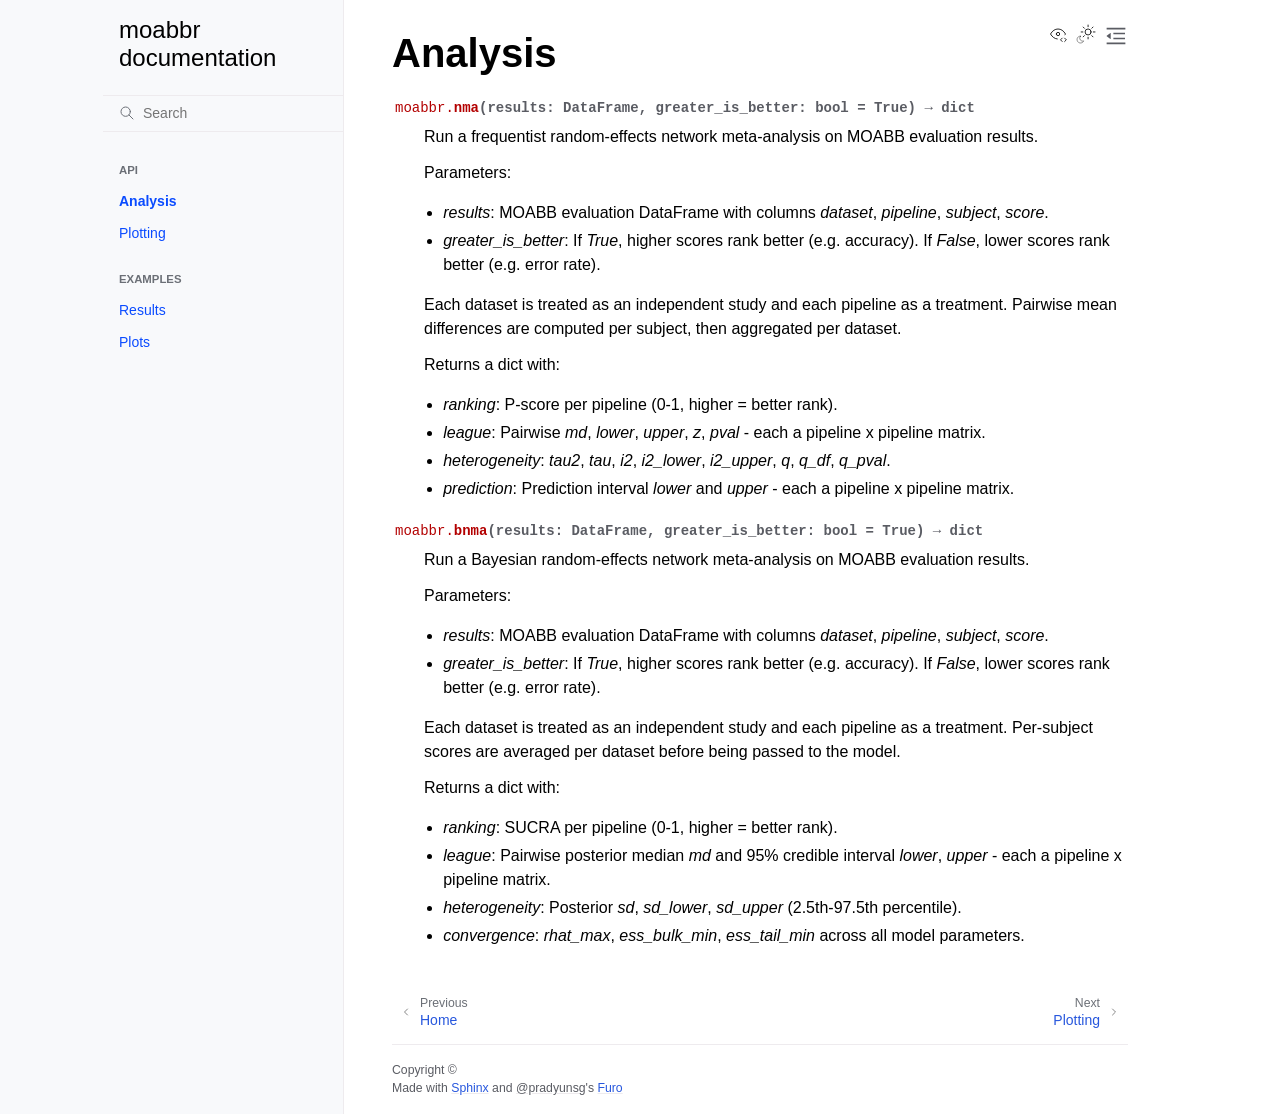
<file: docs/analysis.html>
<!doctype html>
<html class="no-js" lang="en" data-content_root="./">
  <head><meta charset="utf-8">
    <meta name="viewport" content="width=device-width,initial-scale=1">
    <meta name="color-scheme" content="light dark"><meta name="viewport" content="width=device-width, initial-scale=1" />
<link rel="index" title="Index" href="genindex.html"><link rel="search" title="Search" href="search.html"><link rel="next" title="Plotting" href="plotting.html"><link rel="prev" title="moabbr" href="index.html">

    <!-- Generated with Sphinx 9.1.0 and Furo 2025.12.19 -->
        <title>Analysis - moabbr documentation</title>
      <link rel="stylesheet" type="text/css" href="_static/pygments.css?v=d111a655" />
    <link rel="stylesheet" type="text/css" href="_static/styles/furo.css?v=7bdb33bb" />
    <link rel="stylesheet" type="text/css" href="_static/styles/furo-extensions.css?v=8dab3a3b" />
    <link rel="stylesheet" type="text/css" href="_static/custom.css?v=f59ac04f" />
    
    


<style>
  body {
    --color-code-background: #f2f2f2;
  --color-code-foreground: #1e1e1e;
  
  }
  @media not print {
    body[data-theme="dark"] {
      --color-code-background: #202020;
  --color-code-foreground: #d0d0d0;
  
    }
    @media (prefers-color-scheme: dark) {
      body:not([data-theme="light"]) {
        --color-code-background: #202020;
  --color-code-foreground: #d0d0d0;
  
      }
    }
  }
</style></head>
  <body>
    
    <script>
      document.body.dataset.theme = localStorage.getItem("theme") || "auto";
    </script>
    

<svg xmlns="http://www.w3.org/2000/svg" style="display: none;">
  <symbol id="svg-toc" viewBox="0 0 24 24">
    <title>Contents</title>
    <svg stroke="currentColor" fill="currentColor" stroke-width="0" viewBox="0 0 1024 1024">
      <path d="M408 442h480c4.4 0 8-3.6 8-8v-56c0-4.4-3.6-8-8-8H408c-4.4 0-8 3.6-8 8v56c0 4.4 3.6 8 8 8zm-8 204c0 4.4 3.6 8 8 8h480c4.4 0 8-3.6 8-8v-56c0-4.4-3.6-8-8-8H408c-4.4 0-8 3.6-8 8v56zm504-486H120c-4.4 0-8 3.6-8 8v56c0 4.4 3.6 8 8 8h784c4.4 0 8-3.6 8-8v-56c0-4.4-3.6-8-8-8zm0 632H120c-4.4 0-8 3.6-8 8v56c0 4.4 3.6 8 8 8h784c4.4 0 8-3.6 8-8v-56c0-4.4-3.6-8-8-8zM115.4 518.9L271.7 642c5.8 4.6 14.4.5 14.4-6.9V388.9c0-7.4-8.5-11.5-14.4-6.9L115.4 505.1a8.74 8.74 0 0 0 0 13.8z"/>
    </svg>
  </symbol>
  <symbol id="svg-menu" viewBox="0 0 24 24">
    <title>Menu</title>
    <svg xmlns="http://www.w3.org/2000/svg" viewBox="0 0 24 24" fill="none" stroke="currentColor"
      stroke-width="2" stroke-linecap="round" stroke-linejoin="round" class="feather-menu">
      <line x1="3" y1="12" x2="21" y2="12"></line>
      <line x1="3" y1="6" x2="21" y2="6"></line>
      <line x1="3" y1="18" x2="21" y2="18"></line>
    </svg>
  </symbol>
  <symbol id="svg-arrow-right" viewBox="0 0 24 24">
    <title>Expand</title>
    <svg xmlns="http://www.w3.org/2000/svg" viewBox="0 0 24 24" fill="none" stroke="currentColor"
      stroke-width="2" stroke-linecap="round" stroke-linejoin="round" class="feather-chevron-right">
      <polyline points="9 18 15 12 9 6"></polyline>
    </svg>
  </symbol>
  <symbol id="svg-sun" viewBox="0 0 24 24">
    <title>Light mode</title>
    <svg xmlns="http://www.w3.org/2000/svg" viewBox="0 0 24 24" fill="none" stroke="currentColor"
      stroke-width="1" stroke-linecap="round" stroke-linejoin="round" class="feather-sun">
      <circle cx="12" cy="12" r="5"></circle>
      <line x1="12" y1="1" x2="12" y2="3"></line>
      <line x1="12" y1="21" x2="12" y2="23"></line>
      <line x1="4.22" y1="4.22" x2="5.64" y2="5.64"></line>
      <line x1="18.36" y1="18.36" x2="19.78" y2="19.78"></line>
      <line x1="1" y1="12" x2="3" y2="12"></line>
      <line x1="21" y1="12" x2="23" y2="12"></line>
      <line x1="4.22" y1="19.78" x2="5.64" y2="18.36"></line>
      <line x1="18.36" y1="5.64" x2="19.78" y2="4.22"></line>
    </svg>
  </symbol>
  <symbol id="svg-moon" viewBox="0 0 24 24">
    <title>Dark mode</title>
    <svg xmlns="http://www.w3.org/2000/svg" viewBox="0 0 24 24" fill="none" stroke="currentColor"
      stroke-width="1" stroke-linecap="round" stroke-linejoin="round" class="icon-tabler-moon">
      <path stroke="none" d="M0 0h24v24H0z" fill="none" />
      <path d="M12 3c.132 0 .263 0 .393 0a7.5 7.5 0 0 0 7.92 12.446a9 9 0 1 1 -8.313 -12.454z" />
    </svg>
  </symbol>
  <symbol id="svg-sun-with-moon" viewBox="0 0 24 24">
    <title>Auto light/dark, in light mode</title>
    <svg xmlns="http://www.w3.org/2000/svg" viewBox="0 0 24 24" fill="none" stroke="currentColor"
      stroke-width="1" stroke-linecap="round" stroke-linejoin="round"
      class="icon-custom-derived-from-feather-sun-and-tabler-moon">
      <path style="opacity: 50%" d="M 5.411 14.504 C 5.471 14.504 5.532 14.504 5.591 14.504 C 3.639 16.319 4.383 19.569 6.931 20.352 C 7.693 20.586 8.512 20.551 9.25 20.252 C 8.023 23.207 4.056 23.725 2.11 21.184 C 0.166 18.642 1.702 14.949 4.874 14.536 C 5.051 14.512 5.231 14.5 5.411 14.5 L 5.411 14.504 Z"/>
      <line x1="14.5" y1="3.25" x2="14.5" y2="1.25"/>
      <line x1="14.5" y1="15.85" x2="14.5" y2="17.85"/>
      <line x1="10.044" y1="5.094" x2="8.63" y2="3.68"/>
      <line x1="19" y1="14.05" x2="20.414" y2="15.464"/>
      <line x1="8.2" y1="9.55" x2="6.2" y2="9.55"/>
      <line x1="20.8" y1="9.55" x2="22.8" y2="9.55"/>
      <line x1="10.044" y1="14.006" x2="8.63" y2="15.42"/>
      <line x1="19" y1="5.05" x2="20.414" y2="3.636"/>
      <circle cx="14.5" cy="9.55" r="3.6"/>
    </svg>
  </symbol>
  <symbol id="svg-moon-with-sun" viewBox="0 0 24 24">
    <title>Auto light/dark, in dark mode</title>
    <svg xmlns="http://www.w3.org/2000/svg" viewBox="0 0 24 24" fill="none" stroke="currentColor"
      stroke-width="1" stroke-linecap="round" stroke-linejoin="round"
      class="icon-custom-derived-from-feather-sun-and-tabler-moon">
      <path d="M 8.282 7.007 C 8.385 7.007 8.494 7.007 8.595 7.007 C 5.18 10.184 6.481 15.869 10.942 17.24 C 12.275 17.648 13.706 17.589 15 17.066 C 12.851 22.236 5.91 23.143 2.505 18.696 C -0.897 14.249 1.791 7.786 7.342 7.063 C 7.652 7.021 7.965 7 8.282 7 L 8.282 7.007 Z"/>
      <line style="opacity: 50%" x1="18" y1="3.705" x2="18" y2="2.5"/>
      <line style="opacity: 50%" x1="18" y1="11.295" x2="18" y2="12.5"/>
      <line style="opacity: 50%" x1="15.316" y1="4.816" x2="14.464" y2="3.964"/>
      <line style="opacity: 50%" x1="20.711" y1="10.212" x2="21.563" y2="11.063"/>
      <line style="opacity: 50%" x1="14.205" y1="7.5" x2="13.001" y2="7.5"/>
      <line style="opacity: 50%" x1="21.795" y1="7.5" x2="23" y2="7.5"/>
      <line style="opacity: 50%" x1="15.316" y1="10.184" x2="14.464" y2="11.036"/>
      <line style="opacity: 50%" x1="20.711" y1="4.789" x2="21.563" y2="3.937"/>
      <circle style="opacity: 50%" cx="18" cy="7.5" r="2.169"/>
    </svg>
  </symbol>
  <symbol id="svg-pencil" viewBox="0 0 24 24">
    <svg xmlns="http://www.w3.org/2000/svg" viewBox="0 0 24 24" fill="none" stroke="currentColor"
      stroke-width="1" stroke-linecap="round" stroke-linejoin="round" class="icon-tabler-pencil-code">
      <path d="M4 20h4l10.5 -10.5a2.828 2.828 0 1 0 -4 -4l-10.5 10.5v4" />
      <path d="M13.5 6.5l4 4" />
      <path d="M20 21l2 -2l-2 -2" />
      <path d="M17 17l-2 2l2 2" />
    </svg>
  </symbol>
  <symbol id="svg-eye" viewBox="0 0 24 24">
    <svg xmlns="http://www.w3.org/2000/svg" viewBox="0 0 24 24" fill="none" stroke="currentColor"
      stroke-width="1" stroke-linecap="round" stroke-linejoin="round" class="icon-tabler-eye-code">
      <path stroke="none" d="M0 0h24v24H0z" fill="none" />
      <path d="M10 12a2 2 0 1 0 4 0a2 2 0 0 0 -4 0" />
      <path
        d="M11.11 17.958c-3.209 -.307 -5.91 -2.293 -8.11 -5.958c2.4 -4 5.4 -6 9 -6c3.6 0 6.6 2 9 6c-.21 .352 -.427 .688 -.647 1.008" />
      <path d="M20 21l2 -2l-2 -2" />
      <path d="M17 17l-2 2l2 2" />
    </svg>
  </symbol>
</svg>

<input type="checkbox" class="sidebar-toggle" name="__navigation" id="__navigation" aria-label="Toggle site navigation sidebar">
<input type="checkbox" class="sidebar-toggle" name="__toc" id="__toc" aria-label="Toggle table of contents sidebar">
<label class="overlay sidebar-overlay" for="__navigation"></label>
<label class="overlay toc-overlay" for="__toc"></label>

<a class="skip-to-content muted-link" href="#furo-main-content">Skip to content</a>



<div class="page">
  <header class="mobile-header">
    <div class="header-left">
      <label class="nav-overlay-icon" for="__navigation">
        <span class="icon"><svg><use href="#svg-menu"></use></svg></span>
      </label>
    </div>
    <div class="header-center">
      <a href="index.html"><div class="brand">moabbr  documentation</div></a>
    </div>
    <div class="header-right">
      <div class="theme-toggle-container theme-toggle-header">
        <button class="theme-toggle" aria-label="Toggle Light / Dark / Auto color theme">
          <svg class="theme-icon-when-auto-light"><use href="#svg-sun-with-moon"></use></svg>
          <svg class="theme-icon-when-auto-dark"><use href="#svg-moon-with-sun"></use></svg>
          <svg class="theme-icon-when-dark"><use href="#svg-moon"></use></svg>
          <svg class="theme-icon-when-light"><use href="#svg-sun"></use></svg>
        </button>
      </div>
      <label class="toc-overlay-icon toc-header-icon" for="__toc">
        <span class="icon"><svg><use href="#svg-toc"></use></svg></span>
      </label>
    </div>
  </header>
  <aside class="sidebar-drawer">
    <div class="sidebar-container">
      
      <div class="sidebar-sticky"><a class="sidebar-brand" href="index.html">
  
  <span class="sidebar-brand-text">moabbr  documentation</span>
  
</a><form class="sidebar-search-container" method="get" action="search.html" role="search">
  <input class="sidebar-search" placeholder="Search" name="q" aria-label="Search">
  <input type="hidden" name="check_keywords" value="yes">
  <input type="hidden" name="area" value="default">
</form>
<div id="searchbox"></div><div class="sidebar-scroll"><div class="sidebar-tree">
  <p class="caption" role="heading"><span class="caption-text">API</span></p>
<ul class="current">
<li class="toctree-l1 current current-page"><a class="current reference internal" href="#">Analysis</a></li>
<li class="toctree-l1"><a class="reference internal" href="plotting.html">Plotting</a></li>
</ul>
<p class="caption" role="heading"><span class="caption-text">Examples</span></p>
<ul>
<li class="toctree-l1"><a class="reference internal" href="results.html">Results</a></li>
<li class="toctree-l1"><a class="reference internal" href="plots.html">Plots</a></li>
</ul>

</div>
</div>

      </div>
      
    </div>
  </aside>
  <div class="main">
    <div class="content">
      <div class="article-container">
        <a href="#" class="back-to-top muted-link">
          <svg xmlns="http://www.w3.org/2000/svg" viewBox="0 0 24 24">
            <path d="M13 20h-2V8l-5.5 5.5-1.42-1.42L12 4.16l7.92 7.92-1.42 1.42L13 8v12z"></path>
          </svg>
          <span>Back to top</span>
        </a>
        <div class="content-icon-container">
          <div class="view-this-page">
  <a class="muted-link" href="_sources/analysis.md.txt" title="View this page">
    <svg><use href="#svg-eye"></use></svg>
    <span class="visually-hidden">View this page</span>
  </a>
</div>
<div class="theme-toggle-container theme-toggle-content">
            <button class="theme-toggle" aria-label="Toggle Light / Dark / Auto color theme">
              <svg class="theme-icon-when-auto-light"><use href="#svg-sun-with-moon"></use></svg>
              <svg class="theme-icon-when-auto-dark"><use href="#svg-moon-with-sun"></use></svg>
              <svg class="theme-icon-when-dark"><use href="#svg-moon"></use></svg>
              <svg class="theme-icon-when-light"><use href="#svg-sun"></use></svg>
            </button>
          </div>
          <label class="toc-overlay-icon toc-content-icon" for="__toc">
            <span class="icon"><svg><use href="#svg-toc"></use></svg></span>
          </label>
        </div>
        <article role="main" id="furo-main-content">
          <section id="analysis">
<h1>Analysis<a class="headerlink" href="#analysis" title="Link to this heading">¶</a></h1>
<dl class="py function">
<dt class="sig sig-object py" id="moabbr.nma">
<span class="sig-prename descclassname"><span class="pre">moabbr.</span></span><span class="sig-name descname"><span class="pre">nma</span></span><span class="sig-paren">(</span><em class="sig-param"><span class="n"><span class="pre">results</span></span><span class="p"><span class="pre">:</span></span><span class="w"> </span><span class="n"><span class="pre">DataFrame</span></span></em>, <em class="sig-param"><span class="n"><span class="pre">greater_is_better</span></span><span class="p"><span class="pre">:</span></span><span class="w"> </span><span class="n"><span class="pre">bool</span></span><span class="w"> </span><span class="o"><span class="pre">=</span></span><span class="w"> </span><span class="default_value"><span class="pre">True</span></span></em><span class="sig-paren">)</span> <span class="sig-return"><span class="sig-return-icon">&#x2192;</span> <span class="sig-return-typehint"><span class="pre">dict</span></span></span><a class="headerlink" href="#moabbr.nma" title="Link to this definition">¶</a></dt>
<dd><p>Run a frequentist random-effects network meta-analysis on MOABB evaluation results.</p>
<p>Parameters:</p>
<ul class="simple">
<li><p><cite>results</cite>: MOABB evaluation DataFrame with columns <cite>dataset</cite>, <cite>pipeline</cite>, <cite>subject</cite>, <cite>score</cite>.</p></li>
<li><p><cite>greater_is_better</cite>: If <cite>True</cite>, higher scores rank better (e.g. accuracy).
If <cite>False</cite>, lower scores rank better (e.g. error rate).</p></li>
</ul>
<p>Each dataset is treated as an independent study and each pipeline as a treatment.
Pairwise mean differences are computed per subject, then aggregated per dataset.</p>
<p>Returns a dict with:</p>
<ul class="simple">
<li><p><cite>ranking</cite>: P-score per pipeline (0-1, higher = better rank).</p></li>
<li><p><cite>league</cite>: Pairwise <cite>md</cite>, <cite>lower</cite>, <cite>upper</cite>, <cite>z</cite>, <cite>pval</cite> - each a pipeline x pipeline matrix.</p></li>
<li><p><cite>heterogeneity</cite>: <cite>tau2</cite>, <cite>tau</cite>, <cite>i2</cite>, <cite>i2_lower</cite>, <cite>i2_upper</cite>, <cite>q</cite>, <cite>q_df</cite>, <cite>q_pval</cite>.</p></li>
<li><p><cite>prediction</cite>: Prediction interval <cite>lower</cite> and <cite>upper</cite> - each a pipeline x pipeline matrix.</p></li>
</ul>
</dd></dl>

<dl class="py function">
<dt class="sig sig-object py" id="moabbr.bnma">
<span class="sig-prename descclassname"><span class="pre">moabbr.</span></span><span class="sig-name descname"><span class="pre">bnma</span></span><span class="sig-paren">(</span><em class="sig-param"><span class="n"><span class="pre">results</span></span><span class="p"><span class="pre">:</span></span><span class="w"> </span><span class="n"><span class="pre">DataFrame</span></span></em>, <em class="sig-param"><span class="n"><span class="pre">greater_is_better</span></span><span class="p"><span class="pre">:</span></span><span class="w"> </span><span class="n"><span class="pre">bool</span></span><span class="w"> </span><span class="o"><span class="pre">=</span></span><span class="w"> </span><span class="default_value"><span class="pre">True</span></span></em><span class="sig-paren">)</span> <span class="sig-return"><span class="sig-return-icon">&#x2192;</span> <span class="sig-return-typehint"><span class="pre">dict</span></span></span><a class="headerlink" href="#moabbr.bnma" title="Link to this definition">¶</a></dt>
<dd><p>Run a Bayesian random-effects network meta-analysis on MOABB evaluation results.</p>
<p>Parameters:</p>
<ul class="simple">
<li><p><cite>results</cite>: MOABB evaluation DataFrame with columns <cite>dataset</cite>, <cite>pipeline</cite>, <cite>subject</cite>, <cite>score</cite>.</p></li>
<li><p><cite>greater_is_better</cite>: If <cite>True</cite>, higher scores rank better (e.g. accuracy).
If <cite>False</cite>, lower scores rank better (e.g. error rate).</p></li>
</ul>
<p>Each dataset is treated as an independent study and each pipeline as a treatment.
Per-subject scores are averaged per dataset before being passed to the model.</p>
<p>Returns a dict with:</p>
<ul class="simple">
<li><p><cite>ranking</cite>: SUCRA per pipeline (0-1, higher = better rank).</p></li>
<li><p><cite>league</cite>: Pairwise posterior median <cite>md</cite> and 95% credible interval <cite>lower</cite>, <cite>upper</cite> - each a pipeline x pipeline matrix.</p></li>
<li><p><cite>heterogeneity</cite>: Posterior <cite>sd</cite>, <cite>sd_lower</cite>, <cite>sd_upper</cite> (2.5th-97.5th percentile).</p></li>
<li><p><cite>convergence</cite>: <cite>rhat_max</cite>, <cite>ess_bulk_min</cite>, <cite>ess_tail_min</cite> across all model parameters.</p></li>
</ul>
</dd></dl>

</section>

        </article>
      </div>
      <footer>
        
        <div class="related-pages">
          <a class="next-page" href="plotting.html">
              <div class="page-info">
                <div class="context">
                  <span>Next</span>
                </div>
                <div class="title">Plotting</div>
              </div>
              <svg class="furo-related-icon"><use href="#svg-arrow-right"></use></svg>
            </a>
          <a class="prev-page" href="index.html">
              <svg class="furo-related-icon"><use href="#svg-arrow-right"></use></svg>
              <div class="page-info">
                <div class="context">
                  <span>Previous</span>
                </div>
                
                <div class="title">Home</div>
                
              </div>
            </a>
        </div>
        <div class="bottom-of-page">
          <div class="left-details">
            <div class="copyright">
                Copyright &#169; 
            </div>
            Made with <a href="https://www.sphinx-doc.org/">Sphinx</a> and <a class="muted-link" href="https://pradyunsg.me">@pradyunsg</a>'s
            
            <a href="https://github.com/pradyunsg/furo">Furo</a>
            
          </div>
          <div class="right-details">
            
          </div>
        </div>
        
      </footer>
    </div>
    <aside class="toc-drawer">
      
      
      <div class="toc-sticky toc-scroll">
        <div class="toc-title-container">
          <span class="toc-title">
            On this page
          </span>
        </div>
        <div class="toc-tree-container">
          <div class="toc-tree">
            <ul>
<li><a class="reference internal" href="#">Analysis</a><ul>
<li><a class="reference internal" href="#moabbr.nma"><code class="docutils literal notranslate"><span class="pre">nma()</span></code></a></li>
<li><a class="reference internal" href="#moabbr.bnma"><code class="docutils literal notranslate"><span class="pre">bnma()</span></code></a></li>
</ul>
</li>
</ul>

          </div>
        </div>
      </div>
      
      
    </aside>
  </div>
</div><script src="_static/documentation_options.js?v=5929fcd5"></script>
    <script src="_static/doctools.js?v=fd6eb6e6"></script>
    <script src="_static/sphinx_highlight.js?v=6ffebe34"></script>
    <script src="_static/scripts/furo.js?v=46bd48cc"></script>
    </body>
</html>
</file>
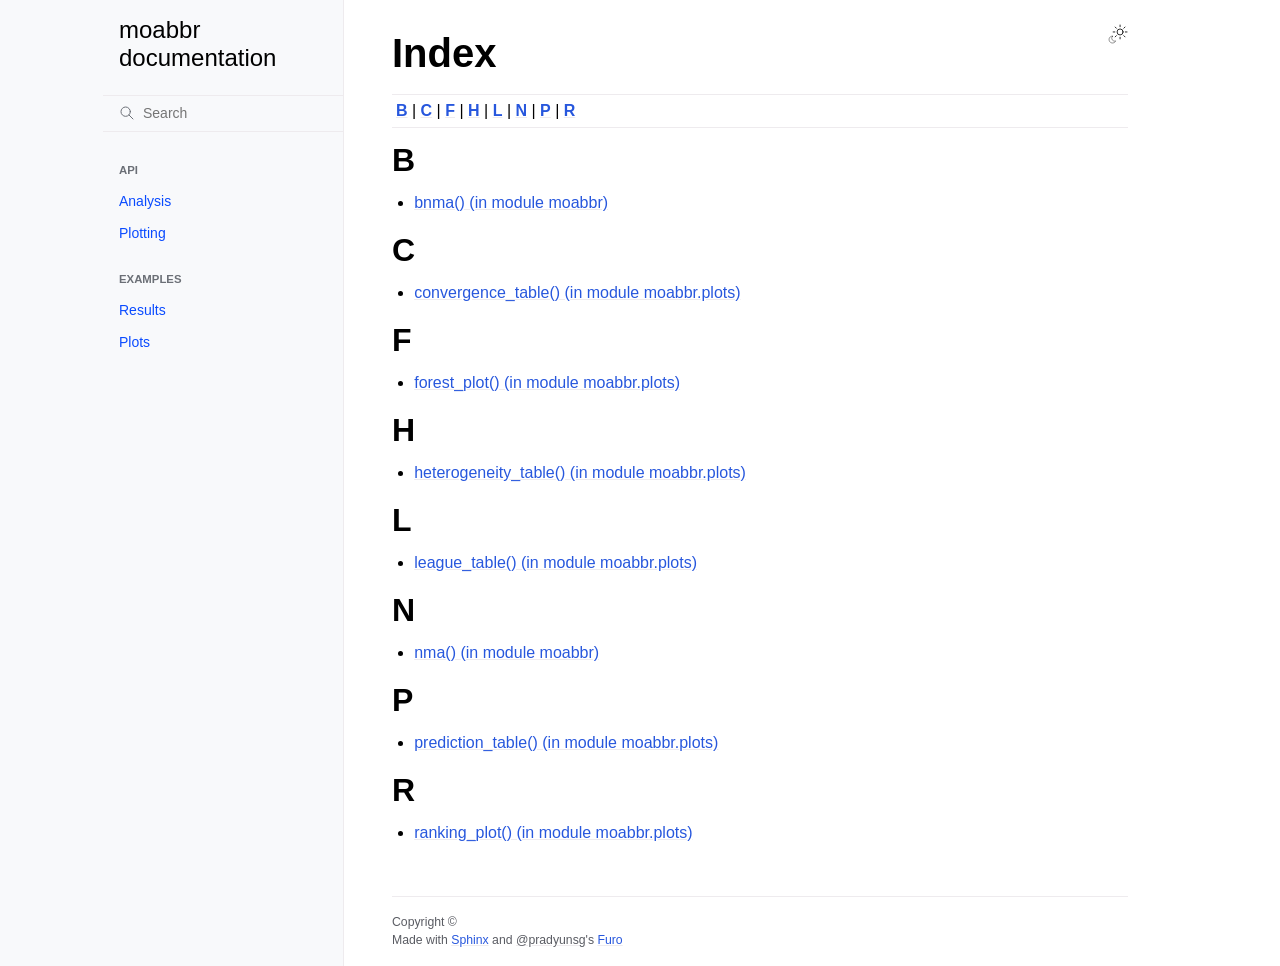
<file: docs/genindex.html>
<!doctype html>
<html class="no-js" lang="en" data-content_root="./">
  <head><meta charset="utf-8">
    <meta name="viewport" content="width=device-width,initial-scale=1">
    <meta name="color-scheme" content="light dark"><link rel="index" title="Index" href="#"><link rel="search" title="Search" href="search.html">

    <!-- Generated with Sphinx 9.1.0 and Furo 2025.12.19 --><title>Index - moabbr documentation</title>
<link rel="stylesheet" type="text/css" href="_static/pygments.css?v=d111a655" />
    <link rel="stylesheet" type="text/css" href="_static/styles/furo.css?v=7bdb33bb" />
    <link rel="stylesheet" type="text/css" href="_static/styles/furo-extensions.css?v=8dab3a3b" />
    <link rel="stylesheet" type="text/css" href="_static/custom.css?v=f59ac04f" />
    
    


<style>
  body {
    --color-code-background: #f2f2f2;
  --color-code-foreground: #1e1e1e;
  
  }
  @media not print {
    body[data-theme="dark"] {
      --color-code-background: #202020;
  --color-code-foreground: #d0d0d0;
  
    }
    @media (prefers-color-scheme: dark) {
      body:not([data-theme="light"]) {
        --color-code-background: #202020;
  --color-code-foreground: #d0d0d0;
  
      }
    }
  }
</style></head>
  <body>
    
    <script>
      document.body.dataset.theme = localStorage.getItem("theme") || "auto";
    </script>
    

<svg xmlns="http://www.w3.org/2000/svg" style="display: none;">
  <symbol id="svg-toc" viewBox="0 0 24 24">
    <title>Contents</title>
    <svg stroke="currentColor" fill="currentColor" stroke-width="0" viewBox="0 0 1024 1024">
      <path d="M408 442h480c4.4 0 8-3.6 8-8v-56c0-4.4-3.6-8-8-8H408c-4.4 0-8 3.6-8 8v56c0 4.4 3.6 8 8 8zm-8 204c0 4.4 3.6 8 8 8h480c4.4 0 8-3.6 8-8v-56c0-4.4-3.6-8-8-8H408c-4.4 0-8 3.6-8 8v56zm504-486H120c-4.4 0-8 3.6-8 8v56c0 4.4 3.6 8 8 8h784c4.4 0 8-3.6 8-8v-56c0-4.4-3.6-8-8-8zm0 632H120c-4.4 0-8 3.6-8 8v56c0 4.4 3.6 8 8 8h784c4.4 0 8-3.6 8-8v-56c0-4.4-3.6-8-8-8zM115.4 518.9L271.7 642c5.8 4.6 14.4.5 14.4-6.9V388.9c0-7.4-8.5-11.5-14.4-6.9L115.4 505.1a8.74 8.74 0 0 0 0 13.8z"/>
    </svg>
  </symbol>
  <symbol id="svg-menu" viewBox="0 0 24 24">
    <title>Menu</title>
    <svg xmlns="http://www.w3.org/2000/svg" viewBox="0 0 24 24" fill="none" stroke="currentColor"
      stroke-width="2" stroke-linecap="round" stroke-linejoin="round" class="feather-menu">
      <line x1="3" y1="12" x2="21" y2="12"></line>
      <line x1="3" y1="6" x2="21" y2="6"></line>
      <line x1="3" y1="18" x2="21" y2="18"></line>
    </svg>
  </symbol>
  <symbol id="svg-arrow-right" viewBox="0 0 24 24">
    <title>Expand</title>
    <svg xmlns="http://www.w3.org/2000/svg" viewBox="0 0 24 24" fill="none" stroke="currentColor"
      stroke-width="2" stroke-linecap="round" stroke-linejoin="round" class="feather-chevron-right">
      <polyline points="9 18 15 12 9 6"></polyline>
    </svg>
  </symbol>
  <symbol id="svg-sun" viewBox="0 0 24 24">
    <title>Light mode</title>
    <svg xmlns="http://www.w3.org/2000/svg" viewBox="0 0 24 24" fill="none" stroke="currentColor"
      stroke-width="1" stroke-linecap="round" stroke-linejoin="round" class="feather-sun">
      <circle cx="12" cy="12" r="5"></circle>
      <line x1="12" y1="1" x2="12" y2="3"></line>
      <line x1="12" y1="21" x2="12" y2="23"></line>
      <line x1="4.22" y1="4.22" x2="5.64" y2="5.64"></line>
      <line x1="18.36" y1="18.36" x2="19.78" y2="19.78"></line>
      <line x1="1" y1="12" x2="3" y2="12"></line>
      <line x1="21" y1="12" x2="23" y2="12"></line>
      <line x1="4.22" y1="19.78" x2="5.64" y2="18.36"></line>
      <line x1="18.36" y1="5.64" x2="19.78" y2="4.22"></line>
    </svg>
  </symbol>
  <symbol id="svg-moon" viewBox="0 0 24 24">
    <title>Dark mode</title>
    <svg xmlns="http://www.w3.org/2000/svg" viewBox="0 0 24 24" fill="none" stroke="currentColor"
      stroke-width="1" stroke-linecap="round" stroke-linejoin="round" class="icon-tabler-moon">
      <path stroke="none" d="M0 0h24v24H0z" fill="none" />
      <path d="M12 3c.132 0 .263 0 .393 0a7.5 7.5 0 0 0 7.92 12.446a9 9 0 1 1 -8.313 -12.454z" />
    </svg>
  </symbol>
  <symbol id="svg-sun-with-moon" viewBox="0 0 24 24">
    <title>Auto light/dark, in light mode</title>
    <svg xmlns="http://www.w3.org/2000/svg" viewBox="0 0 24 24" fill="none" stroke="currentColor"
      stroke-width="1" stroke-linecap="round" stroke-linejoin="round"
      class="icon-custom-derived-from-feather-sun-and-tabler-moon">
      <path style="opacity: 50%" d="M 5.411 14.504 C 5.471 14.504 5.532 14.504 5.591 14.504 C 3.639 16.319 4.383 19.569 6.931 20.352 C 7.693 20.586 8.512 20.551 9.25 20.252 C 8.023 23.207 4.056 23.725 2.11 21.184 C 0.166 18.642 1.702 14.949 4.874 14.536 C 5.051 14.512 5.231 14.5 5.411 14.5 L 5.411 14.504 Z"/>
      <line x1="14.5" y1="3.25" x2="14.5" y2="1.25"/>
      <line x1="14.5" y1="15.85" x2="14.5" y2="17.85"/>
      <line x1="10.044" y1="5.094" x2="8.63" y2="3.68"/>
      <line x1="19" y1="14.05" x2="20.414" y2="15.464"/>
      <line x1="8.2" y1="9.55" x2="6.2" y2="9.55"/>
      <line x1="20.8" y1="9.55" x2="22.8" y2="9.55"/>
      <line x1="10.044" y1="14.006" x2="8.63" y2="15.42"/>
      <line x1="19" y1="5.05" x2="20.414" y2="3.636"/>
      <circle cx="14.5" cy="9.55" r="3.6"/>
    </svg>
  </symbol>
  <symbol id="svg-moon-with-sun" viewBox="0 0 24 24">
    <title>Auto light/dark, in dark mode</title>
    <svg xmlns="http://www.w3.org/2000/svg" viewBox="0 0 24 24" fill="none" stroke="currentColor"
      stroke-width="1" stroke-linecap="round" stroke-linejoin="round"
      class="icon-custom-derived-from-feather-sun-and-tabler-moon">
      <path d="M 8.282 7.007 C 8.385 7.007 8.494 7.007 8.595 7.007 C 5.18 10.184 6.481 15.869 10.942 17.24 C 12.275 17.648 13.706 17.589 15 17.066 C 12.851 22.236 5.91 23.143 2.505 18.696 C -0.897 14.249 1.791 7.786 7.342 7.063 C 7.652 7.021 7.965 7 8.282 7 L 8.282 7.007 Z"/>
      <line style="opacity: 50%" x1="18" y1="3.705" x2="18" y2="2.5"/>
      <line style="opacity: 50%" x1="18" y1="11.295" x2="18" y2="12.5"/>
      <line style="opacity: 50%" x1="15.316" y1="4.816" x2="14.464" y2="3.964"/>
      <line style="opacity: 50%" x1="20.711" y1="10.212" x2="21.563" y2="11.063"/>
      <line style="opacity: 50%" x1="14.205" y1="7.5" x2="13.001" y2="7.5"/>
      <line style="opacity: 50%" x1="21.795" y1="7.5" x2="23" y2="7.5"/>
      <line style="opacity: 50%" x1="15.316" y1="10.184" x2="14.464" y2="11.036"/>
      <line style="opacity: 50%" x1="20.711" y1="4.789" x2="21.563" y2="3.937"/>
      <circle style="opacity: 50%" cx="18" cy="7.5" r="2.169"/>
    </svg>
  </symbol>
  <symbol id="svg-pencil" viewBox="0 0 24 24">
    <svg xmlns="http://www.w3.org/2000/svg" viewBox="0 0 24 24" fill="none" stroke="currentColor"
      stroke-width="1" stroke-linecap="round" stroke-linejoin="round" class="icon-tabler-pencil-code">
      <path d="M4 20h4l10.5 -10.5a2.828 2.828 0 1 0 -4 -4l-10.5 10.5v4" />
      <path d="M13.5 6.5l4 4" />
      <path d="M20 21l2 -2l-2 -2" />
      <path d="M17 17l-2 2l2 2" />
    </svg>
  </symbol>
  <symbol id="svg-eye" viewBox="0 0 24 24">
    <svg xmlns="http://www.w3.org/2000/svg" viewBox="0 0 24 24" fill="none" stroke="currentColor"
      stroke-width="1" stroke-linecap="round" stroke-linejoin="round" class="icon-tabler-eye-code">
      <path stroke="none" d="M0 0h24v24H0z" fill="none" />
      <path d="M10 12a2 2 0 1 0 4 0a2 2 0 0 0 -4 0" />
      <path
        d="M11.11 17.958c-3.209 -.307 -5.91 -2.293 -8.11 -5.958c2.4 -4 5.4 -6 9 -6c3.6 0 6.6 2 9 6c-.21 .352 -.427 .688 -.647 1.008" />
      <path d="M20 21l2 -2l-2 -2" />
      <path d="M17 17l-2 2l2 2" />
    </svg>
  </symbol>
</svg>

<input type="checkbox" class="sidebar-toggle" name="__navigation" id="__navigation" aria-label="Toggle site navigation sidebar">
<input type="checkbox" class="sidebar-toggle" name="__toc" id="__toc" aria-label="Toggle table of contents sidebar">
<label class="overlay sidebar-overlay" for="__navigation"></label>
<label class="overlay toc-overlay" for="__toc"></label>

<a class="skip-to-content muted-link" href="#furo-main-content">Skip to content</a>



<div class="page">
  <header class="mobile-header">
    <div class="header-left">
      <label class="nav-overlay-icon" for="__navigation">
        <span class="icon"><svg><use href="#svg-menu"></use></svg></span>
      </label>
    </div>
    <div class="header-center">
      <a href="index.html"><div class="brand">moabbr  documentation</div></a>
    </div>
    <div class="header-right">
      <div class="theme-toggle-container theme-toggle-header">
        <button class="theme-toggle" aria-label="Toggle Light / Dark / Auto color theme">
          <svg class="theme-icon-when-auto-light"><use href="#svg-sun-with-moon"></use></svg>
          <svg class="theme-icon-when-auto-dark"><use href="#svg-moon-with-sun"></use></svg>
          <svg class="theme-icon-when-dark"><use href="#svg-moon"></use></svg>
          <svg class="theme-icon-when-light"><use href="#svg-sun"></use></svg>
        </button>
      </div>
      <label class="toc-overlay-icon toc-header-icon no-toc" for="__toc">
        <span class="icon"><svg><use href="#svg-toc"></use></svg></span>
      </label>
    </div>
  </header>
  <aside class="sidebar-drawer">
    <div class="sidebar-container">
      
      <div class="sidebar-sticky"><a class="sidebar-brand" href="index.html">
  
  <span class="sidebar-brand-text">moabbr  documentation</span>
  
</a><form class="sidebar-search-container" method="get" action="search.html" role="search">
  <input class="sidebar-search" placeholder="Search" name="q" aria-label="Search">
  <input type="hidden" name="check_keywords" value="yes">
  <input type="hidden" name="area" value="default">
</form>
<div id="searchbox"></div><div class="sidebar-scroll"><div class="sidebar-tree">
  <p class="caption" role="heading"><span class="caption-text">API</span></p>
<ul>
<li class="toctree-l1"><a class="reference internal" href="analysis.html">Analysis</a></li>
<li class="toctree-l1"><a class="reference internal" href="plotting.html">Plotting</a></li>
</ul>
<p class="caption" role="heading"><span class="caption-text">Examples</span></p>
<ul>
<li class="toctree-l1"><a class="reference internal" href="results.html">Results</a></li>
<li class="toctree-l1"><a class="reference internal" href="plots.html">Plots</a></li>
</ul>

</div>
</div>

      </div>
      
    </div>
  </aside>
  <div class="main">
    <div class="content">
      <div class="article-container">
        <a href="#" class="back-to-top muted-link">
          <svg xmlns="http://www.w3.org/2000/svg" viewBox="0 0 24 24">
            <path d="M13 20h-2V8l-5.5 5.5-1.42-1.42L12 4.16l7.92 7.92-1.42 1.42L13 8v12z"></path>
          </svg>
          <span>Back to top</span>
        </a>
        <div class="content-icon-container">
          <div class="theme-toggle-container theme-toggle-content">
            <button class="theme-toggle" aria-label="Toggle Light / Dark / Auto color theme">
              <svg class="theme-icon-when-auto-light"><use href="#svg-sun-with-moon"></use></svg>
              <svg class="theme-icon-when-auto-dark"><use href="#svg-moon-with-sun"></use></svg>
              <svg class="theme-icon-when-dark"><use href="#svg-moon"></use></svg>
              <svg class="theme-icon-when-light"><use href="#svg-sun"></use></svg>
            </button>
          </div>
          <label class="toc-overlay-icon toc-content-icon no-toc" for="__toc">
            <span class="icon"><svg><use href="#svg-toc"></use></svg></span>
          </label>
        </div>
        <article role="main" id="furo-main-content">
          
<section class="genindex-section">
  <h1 id="index">Index</h1>
  <div class="genindex-jumpbox"><a href="#B"><strong>B</strong></a> | <a href="#C"><strong>C</strong></a> | <a href="#F"><strong>F</strong></a> | <a href="#H"><strong>H</strong></a> | <a href="#L"><strong>L</strong></a> | <a href="#N"><strong>N</strong></a> | <a href="#P"><strong>P</strong></a> | <a href="#R"><strong>R</strong></a></div>
</section>
<section id="B" class="genindex-section">
  <h2>B</h2>
  <table style="width: 100%" class="indextable genindextable"><tr>
    <td style="width: 33%; vertical-align: top;"><ul>
        <li><a href="analysis.html#moabbr.bnma">bnma() (in module moabbr)</a>
</li>
    </ul></td>
  </tr></table>
</section>

<section id="C" class="genindex-section">
  <h2>C</h2>
  <table style="width: 100%" class="indextable genindextable"><tr>
    <td style="width: 33%; vertical-align: top;"><ul>
        <li><a href="plotting.html#moabbr.plots.convergence_table">convergence_table() (in module moabbr.plots)</a>
</li>
    </ul></td>
  </tr></table>
</section>

<section id="F" class="genindex-section">
  <h2>F</h2>
  <table style="width: 100%" class="indextable genindextable"><tr>
    <td style="width: 33%; vertical-align: top;"><ul>
        <li><a href="plotting.html#moabbr.plots.forest_plot">forest_plot() (in module moabbr.plots)</a>
</li>
    </ul></td>
  </tr></table>
</section>

<section id="H" class="genindex-section">
  <h2>H</h2>
  <table style="width: 100%" class="indextable genindextable"><tr>
    <td style="width: 33%; vertical-align: top;"><ul>
        <li><a href="plotting.html#moabbr.plots.heterogeneity_table">heterogeneity_table() (in module moabbr.plots)</a>
</li>
    </ul></td>
  </tr></table>
</section>

<section id="L" class="genindex-section">
  <h2>L</h2>
  <table style="width: 100%" class="indextable genindextable"><tr>
    <td style="width: 33%; vertical-align: top;"><ul>
        <li><a href="plotting.html#moabbr.plots.league_table">league_table() (in module moabbr.plots)</a>
</li>
    </ul></td>
  </tr></table>
</section>

<section id="N" class="genindex-section">
  <h2>N</h2>
  <table style="width: 100%" class="indextable genindextable"><tr>
    <td style="width: 33%; vertical-align: top;"><ul>
        <li><a href="analysis.html#moabbr.nma">nma() (in module moabbr)</a>
</li>
    </ul></td>
  </tr></table>
</section>

<section id="P" class="genindex-section">
  <h2>P</h2>
  <table style="width: 100%" class="indextable genindextable"><tr>
    <td style="width: 33%; vertical-align: top;"><ul>
        <li><a href="plotting.html#moabbr.plots.prediction_table">prediction_table() (in module moabbr.plots)</a>
</li>
    </ul></td>
  </tr></table>
</section>

<section id="R" class="genindex-section">
  <h2>R</h2>
  <table style="width: 100%" class="indextable genindextable"><tr>
    <td style="width: 33%; vertical-align: top;"><ul>
        <li><a href="plotting.html#moabbr.plots.ranking_plot">ranking_plot() (in module moabbr.plots)</a>
</li>
    </ul></td>
  </tr></table>
</section>


        </article>
      </div>
      <footer>
        
        <div class="related-pages">
          
          
        </div>
        <div class="bottom-of-page">
          <div class="left-details">
            <div class="copyright">
                Copyright &#169; 
            </div>
            Made with <a href="https://www.sphinx-doc.org/">Sphinx</a> and <a class="muted-link" href="https://pradyunsg.me">@pradyunsg</a>'s
            
            <a href="https://github.com/pradyunsg/furo">Furo</a>
            
          </div>
          <div class="right-details">
            
          </div>
        </div>
        
      </footer>
    </div>
    <aside class="toc-drawer no-toc">
      
      
      
    </aside>
  </div>
</div><script src="_static/documentation_options.js?v=5929fcd5"></script>
    <script src="_static/doctools.js?v=fd6eb6e6"></script>
    <script src="_static/sphinx_highlight.js?v=6ffebe34"></script>
    <script src="_static/scripts/furo.js?v=46bd48cc"></script>
    </body>
</html>
</file>
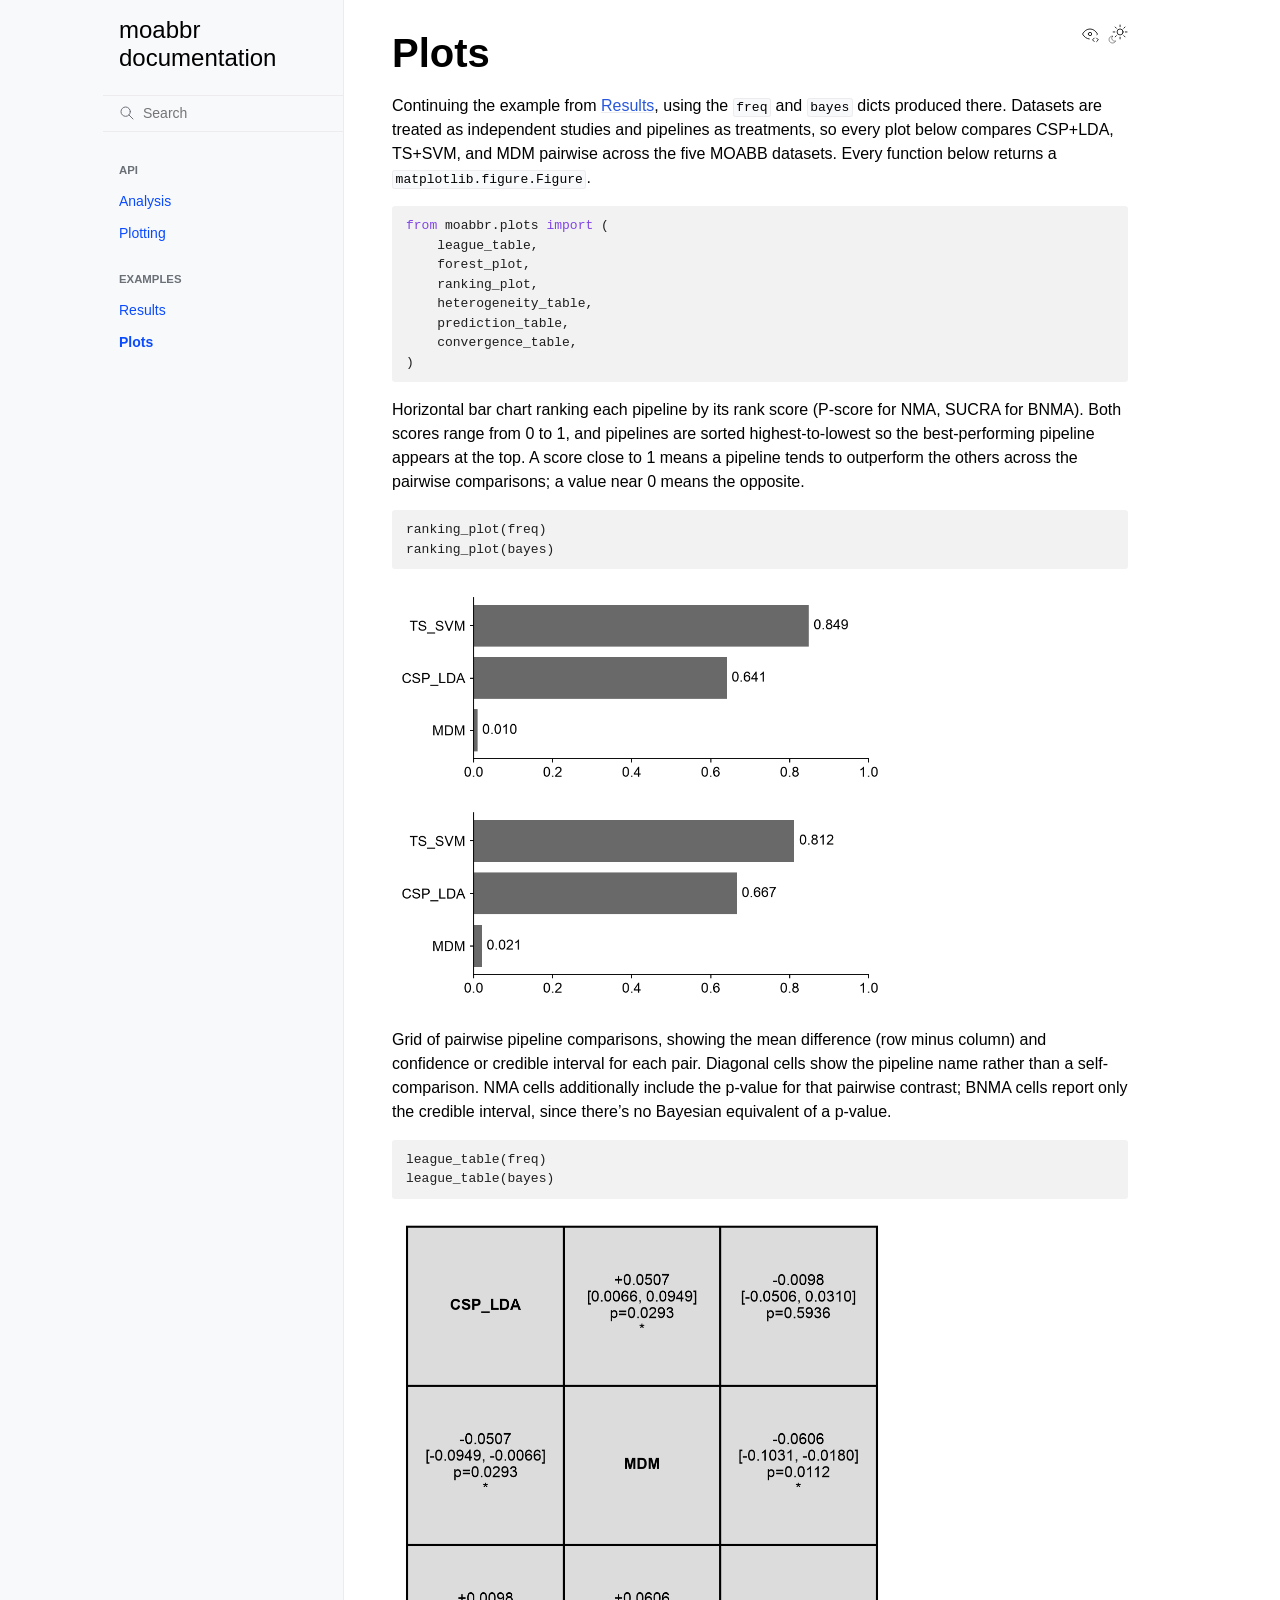
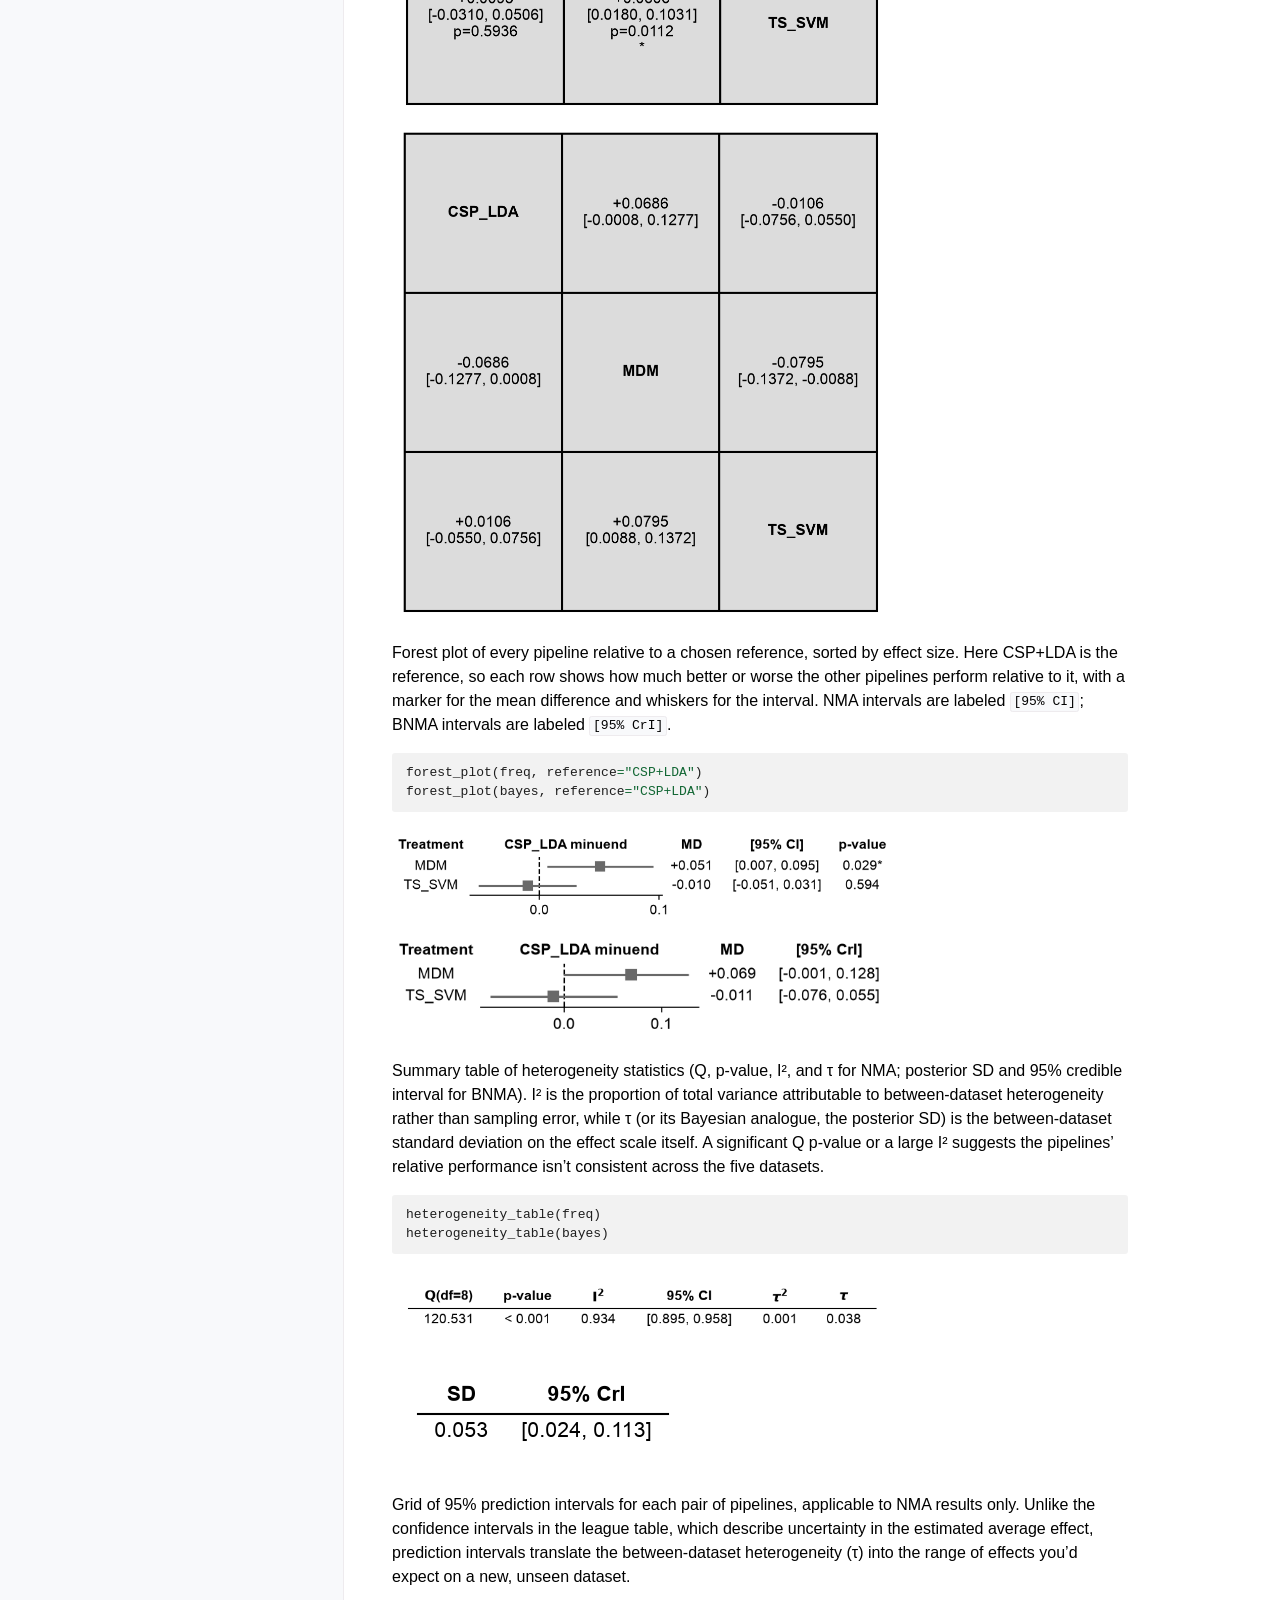
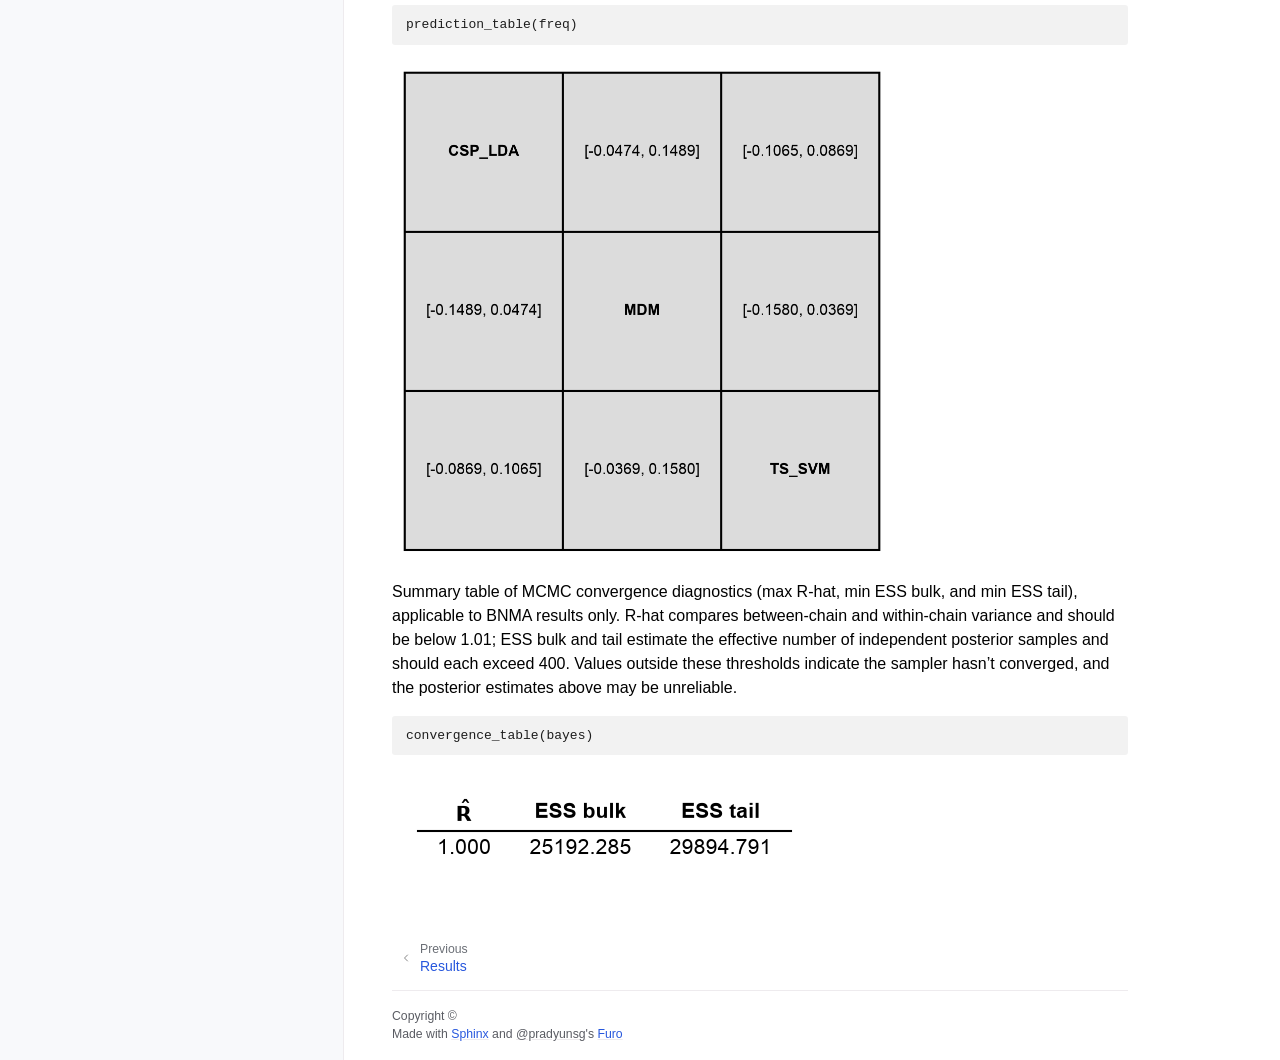
<file: docs/plots.html>
<!doctype html>
<html class="no-js" lang="en" data-content_root="./">
  <head><meta charset="utf-8">
    <meta name="viewport" content="width=device-width,initial-scale=1">
    <meta name="color-scheme" content="light dark"><meta name="viewport" content="width=device-width, initial-scale=1" />
<link rel="index" title="Index" href="genindex.html"><link rel="search" title="Search" href="search.html"><link rel="prev" title="Results" href="results.html">

    <!-- Generated with Sphinx 9.1.0 and Furo 2025.12.19 -->
        <title>Plots - moabbr documentation</title>
      <link rel="stylesheet" type="text/css" href="_static/pygments.css?v=d111a655" />
    <link rel="stylesheet" type="text/css" href="_static/styles/furo.css?v=7bdb33bb" />
    <link rel="stylesheet" type="text/css" href="_static/styles/furo-extensions.css?v=8dab3a3b" />
    <link rel="stylesheet" type="text/css" href="_static/custom.css?v=f59ac04f" />
    
    


<style>
  body {
    --color-code-background: #f2f2f2;
  --color-code-foreground: #1e1e1e;
  
  }
  @media not print {
    body[data-theme="dark"] {
      --color-code-background: #202020;
  --color-code-foreground: #d0d0d0;
  
    }
    @media (prefers-color-scheme: dark) {
      body:not([data-theme="light"]) {
        --color-code-background: #202020;
  --color-code-foreground: #d0d0d0;
  
      }
    }
  }
</style></head>
  <body>
    
    <script>
      document.body.dataset.theme = localStorage.getItem("theme") || "auto";
    </script>
    

<svg xmlns="http://www.w3.org/2000/svg" style="display: none;">
  <symbol id="svg-toc" viewBox="0 0 24 24">
    <title>Contents</title>
    <svg stroke="currentColor" fill="currentColor" stroke-width="0" viewBox="0 0 1024 1024">
      <path d="M408 442h480c4.4 0 8-3.6 8-8v-56c0-4.4-3.6-8-8-8H408c-4.4 0-8 3.6-8 8v56c0 4.4 3.6 8 8 8zm-8 204c0 4.4 3.6 8 8 8h480c4.4 0 8-3.6 8-8v-56c0-4.4-3.6-8-8-8H408c-4.4 0-8 3.6-8 8v56zm504-486H120c-4.4 0-8 3.6-8 8v56c0 4.4 3.6 8 8 8h784c4.4 0 8-3.6 8-8v-56c0-4.4-3.6-8-8-8zm0 632H120c-4.4 0-8 3.6-8 8v56c0 4.4 3.6 8 8 8h784c4.4 0 8-3.6 8-8v-56c0-4.4-3.6-8-8-8zM115.4 518.9L271.7 642c5.8 4.6 14.4.5 14.4-6.9V388.9c0-7.4-8.5-11.5-14.4-6.9L115.4 505.1a8.74 8.74 0 0 0 0 13.8z"/>
    </svg>
  </symbol>
  <symbol id="svg-menu" viewBox="0 0 24 24">
    <title>Menu</title>
    <svg xmlns="http://www.w3.org/2000/svg" viewBox="0 0 24 24" fill="none" stroke="currentColor"
      stroke-width="2" stroke-linecap="round" stroke-linejoin="round" class="feather-menu">
      <line x1="3" y1="12" x2="21" y2="12"></line>
      <line x1="3" y1="6" x2="21" y2="6"></line>
      <line x1="3" y1="18" x2="21" y2="18"></line>
    </svg>
  </symbol>
  <symbol id="svg-arrow-right" viewBox="0 0 24 24">
    <title>Expand</title>
    <svg xmlns="http://www.w3.org/2000/svg" viewBox="0 0 24 24" fill="none" stroke="currentColor"
      stroke-width="2" stroke-linecap="round" stroke-linejoin="round" class="feather-chevron-right">
      <polyline points="9 18 15 12 9 6"></polyline>
    </svg>
  </symbol>
  <symbol id="svg-sun" viewBox="0 0 24 24">
    <title>Light mode</title>
    <svg xmlns="http://www.w3.org/2000/svg" viewBox="0 0 24 24" fill="none" stroke="currentColor"
      stroke-width="1" stroke-linecap="round" stroke-linejoin="round" class="feather-sun">
      <circle cx="12" cy="12" r="5"></circle>
      <line x1="12" y1="1" x2="12" y2="3"></line>
      <line x1="12" y1="21" x2="12" y2="23"></line>
      <line x1="4.22" y1="4.22" x2="5.64" y2="5.64"></line>
      <line x1="18.36" y1="18.36" x2="19.78" y2="19.78"></line>
      <line x1="1" y1="12" x2="3" y2="12"></line>
      <line x1="21" y1="12" x2="23" y2="12"></line>
      <line x1="4.22" y1="19.78" x2="5.64" y2="18.36"></line>
      <line x1="18.36" y1="5.64" x2="19.78" y2="4.22"></line>
    </svg>
  </symbol>
  <symbol id="svg-moon" viewBox="0 0 24 24">
    <title>Dark mode</title>
    <svg xmlns="http://www.w3.org/2000/svg" viewBox="0 0 24 24" fill="none" stroke="currentColor"
      stroke-width="1" stroke-linecap="round" stroke-linejoin="round" class="icon-tabler-moon">
      <path stroke="none" d="M0 0h24v24H0z" fill="none" />
      <path d="M12 3c.132 0 .263 0 .393 0a7.5 7.5 0 0 0 7.92 12.446a9 9 0 1 1 -8.313 -12.454z" />
    </svg>
  </symbol>
  <symbol id="svg-sun-with-moon" viewBox="0 0 24 24">
    <title>Auto light/dark, in light mode</title>
    <svg xmlns="http://www.w3.org/2000/svg" viewBox="0 0 24 24" fill="none" stroke="currentColor"
      stroke-width="1" stroke-linecap="round" stroke-linejoin="round"
      class="icon-custom-derived-from-feather-sun-and-tabler-moon">
      <path style="opacity: 50%" d="M 5.411 14.504 C 5.471 14.504 5.532 14.504 5.591 14.504 C 3.639 16.319 4.383 19.569 6.931 20.352 C 7.693 20.586 8.512 20.551 9.25 20.252 C 8.023 23.207 4.056 23.725 2.11 21.184 C 0.166 18.642 1.702 14.949 4.874 14.536 C 5.051 14.512 5.231 14.5 5.411 14.5 L 5.411 14.504 Z"/>
      <line x1="14.5" y1="3.25" x2="14.5" y2="1.25"/>
      <line x1="14.5" y1="15.85" x2="14.5" y2="17.85"/>
      <line x1="10.044" y1="5.094" x2="8.63" y2="3.68"/>
      <line x1="19" y1="14.05" x2="20.414" y2="15.464"/>
      <line x1="8.2" y1="9.55" x2="6.2" y2="9.55"/>
      <line x1="20.8" y1="9.55" x2="22.8" y2="9.55"/>
      <line x1="10.044" y1="14.006" x2="8.63" y2="15.42"/>
      <line x1="19" y1="5.05" x2="20.414" y2="3.636"/>
      <circle cx="14.5" cy="9.55" r="3.6"/>
    </svg>
  </symbol>
  <symbol id="svg-moon-with-sun" viewBox="0 0 24 24">
    <title>Auto light/dark, in dark mode</title>
    <svg xmlns="http://www.w3.org/2000/svg" viewBox="0 0 24 24" fill="none" stroke="currentColor"
      stroke-width="1" stroke-linecap="round" stroke-linejoin="round"
      class="icon-custom-derived-from-feather-sun-and-tabler-moon">
      <path d="M 8.282 7.007 C 8.385 7.007 8.494 7.007 8.595 7.007 C 5.18 10.184 6.481 15.869 10.942 17.24 C 12.275 17.648 13.706 17.589 15 17.066 C 12.851 22.236 5.91 23.143 2.505 18.696 C -0.897 14.249 1.791 7.786 7.342 7.063 C 7.652 7.021 7.965 7 8.282 7 L 8.282 7.007 Z"/>
      <line style="opacity: 50%" x1="18" y1="3.705" x2="18" y2="2.5"/>
      <line style="opacity: 50%" x1="18" y1="11.295" x2="18" y2="12.5"/>
      <line style="opacity: 50%" x1="15.316" y1="4.816" x2="14.464" y2="3.964"/>
      <line style="opacity: 50%" x1="20.711" y1="10.212" x2="21.563" y2="11.063"/>
      <line style="opacity: 50%" x1="14.205" y1="7.5" x2="13.001" y2="7.5"/>
      <line style="opacity: 50%" x1="21.795" y1="7.5" x2="23" y2="7.5"/>
      <line style="opacity: 50%" x1="15.316" y1="10.184" x2="14.464" y2="11.036"/>
      <line style="opacity: 50%" x1="20.711" y1="4.789" x2="21.563" y2="3.937"/>
      <circle style="opacity: 50%" cx="18" cy="7.5" r="2.169"/>
    </svg>
  </symbol>
  <symbol id="svg-pencil" viewBox="0 0 24 24">
    <svg xmlns="http://www.w3.org/2000/svg" viewBox="0 0 24 24" fill="none" stroke="currentColor"
      stroke-width="1" stroke-linecap="round" stroke-linejoin="round" class="icon-tabler-pencil-code">
      <path d="M4 20h4l10.5 -10.5a2.828 2.828 0 1 0 -4 -4l-10.5 10.5v4" />
      <path d="M13.5 6.5l4 4" />
      <path d="M20 21l2 -2l-2 -2" />
      <path d="M17 17l-2 2l2 2" />
    </svg>
  </symbol>
  <symbol id="svg-eye" viewBox="0 0 24 24">
    <svg xmlns="http://www.w3.org/2000/svg" viewBox="0 0 24 24" fill="none" stroke="currentColor"
      stroke-width="1" stroke-linecap="round" stroke-linejoin="round" class="icon-tabler-eye-code">
      <path stroke="none" d="M0 0h24v24H0z" fill="none" />
      <path d="M10 12a2 2 0 1 0 4 0a2 2 0 0 0 -4 0" />
      <path
        d="M11.11 17.958c-3.209 -.307 -5.91 -2.293 -8.11 -5.958c2.4 -4 5.4 -6 9 -6c3.6 0 6.6 2 9 6c-.21 .352 -.427 .688 -.647 1.008" />
      <path d="M20 21l2 -2l-2 -2" />
      <path d="M17 17l-2 2l2 2" />
    </svg>
  </symbol>
</svg>

<input type="checkbox" class="sidebar-toggle" name="__navigation" id="__navigation" aria-label="Toggle site navigation sidebar">
<input type="checkbox" class="sidebar-toggle" name="__toc" id="__toc" aria-label="Toggle table of contents sidebar">
<label class="overlay sidebar-overlay" for="__navigation"></label>
<label class="overlay toc-overlay" for="__toc"></label>

<a class="skip-to-content muted-link" href="#furo-main-content">Skip to content</a>



<div class="page">
  <header class="mobile-header">
    <div class="header-left">
      <label class="nav-overlay-icon" for="__navigation">
        <span class="icon"><svg><use href="#svg-menu"></use></svg></span>
      </label>
    </div>
    <div class="header-center">
      <a href="index.html"><div class="brand">moabbr  documentation</div></a>
    </div>
    <div class="header-right">
      <div class="theme-toggle-container theme-toggle-header">
        <button class="theme-toggle" aria-label="Toggle Light / Dark / Auto color theme">
          <svg class="theme-icon-when-auto-light"><use href="#svg-sun-with-moon"></use></svg>
          <svg class="theme-icon-when-auto-dark"><use href="#svg-moon-with-sun"></use></svg>
          <svg class="theme-icon-when-dark"><use href="#svg-moon"></use></svg>
          <svg class="theme-icon-when-light"><use href="#svg-sun"></use></svg>
        </button>
      </div>
      <label class="toc-overlay-icon toc-header-icon no-toc" for="__toc">
        <span class="icon"><svg><use href="#svg-toc"></use></svg></span>
      </label>
    </div>
  </header>
  <aside class="sidebar-drawer">
    <div class="sidebar-container">
      
      <div class="sidebar-sticky"><a class="sidebar-brand" href="index.html">
  
  <span class="sidebar-brand-text">moabbr  documentation</span>
  
</a><form class="sidebar-search-container" method="get" action="search.html" role="search">
  <input class="sidebar-search" placeholder="Search" name="q" aria-label="Search">
  <input type="hidden" name="check_keywords" value="yes">
  <input type="hidden" name="area" value="default">
</form>
<div id="searchbox"></div><div class="sidebar-scroll"><div class="sidebar-tree">
  <p class="caption" role="heading"><span class="caption-text">API</span></p>
<ul>
<li class="toctree-l1"><a class="reference internal" href="analysis.html">Analysis</a></li>
<li class="toctree-l1"><a class="reference internal" href="plotting.html">Plotting</a></li>
</ul>
<p class="caption" role="heading"><span class="caption-text">Examples</span></p>
<ul class="current">
<li class="toctree-l1"><a class="reference internal" href="results.html">Results</a></li>
<li class="toctree-l1 current current-page"><a class="current reference internal" href="#">Plots</a></li>
</ul>

</div>
</div>

      </div>
      
    </div>
  </aside>
  <div class="main">
    <div class="content">
      <div class="article-container">
        <a href="#" class="back-to-top muted-link">
          <svg xmlns="http://www.w3.org/2000/svg" viewBox="0 0 24 24">
            <path d="M13 20h-2V8l-5.5 5.5-1.42-1.42L12 4.16l7.92 7.92-1.42 1.42L13 8v12z"></path>
          </svg>
          <span>Back to top</span>
        </a>
        <div class="content-icon-container">
          <div class="view-this-page">
  <a class="muted-link" href="_sources/plots.md.txt" title="View this page">
    <svg><use href="#svg-eye"></use></svg>
    <span class="visually-hidden">View this page</span>
  </a>
</div>
<div class="theme-toggle-container theme-toggle-content">
            <button class="theme-toggle" aria-label="Toggle Light / Dark / Auto color theme">
              <svg class="theme-icon-when-auto-light"><use href="#svg-sun-with-moon"></use></svg>
              <svg class="theme-icon-when-auto-dark"><use href="#svg-moon-with-sun"></use></svg>
              <svg class="theme-icon-when-dark"><use href="#svg-moon"></use></svg>
              <svg class="theme-icon-when-light"><use href="#svg-sun"></use></svg>
            </button>
          </div>
          <label class="toc-overlay-icon toc-content-icon no-toc" for="__toc">
            <span class="icon"><svg><use href="#svg-toc"></use></svg></span>
          </label>
        </div>
        <article role="main" id="furo-main-content">
          <section id="plots">
<h1>Plots<a class="headerlink" href="#plots" title="Link to this heading">¶</a></h1>
<p>Continuing the example from <a class="reference internal" href="results.html"><span class="std std-doc">Results</span></a>, using the <code class="docutils literal notranslate"><span class="pre">freq</span></code> and <code class="docutils literal notranslate"><span class="pre">bayes</span></code> dicts produced there. Datasets are treated as independent studies and pipelines as treatments, so every plot below compares CSP+LDA, TS+SVM, and MDM pairwise across the five MOABB datasets. Every function below returns a <code class="docutils literal notranslate"><span class="pre">matplotlib.figure.Figure</span></code>.</p>
<div class="highlight-python notranslate"><div class="highlight"><pre><span></span><span class="kn">from</span><span class="w"> </span><span class="nn">moabbr.plots</span><span class="w"> </span><span class="kn">import</span> <span class="p">(</span>
    <span class="n">league_table</span><span class="p">,</span>
    <span class="n">forest_plot</span><span class="p">,</span>
    <span class="n">ranking_plot</span><span class="p">,</span>
    <span class="n">heterogeneity_table</span><span class="p">,</span>
    <span class="n">prediction_table</span><span class="p">,</span>
    <span class="n">convergence_table</span><span class="p">,</span>
<span class="p">)</span>
</pre></div>
</div>
<p>Horizontal bar chart ranking each pipeline by its rank score (P-score for NMA, SUCRA for BNMA). Both scores range from 0 to 1, and pipelines are sorted highest-to-lowest so the best-performing pipeline appears at the top. A score close to 1 means a pipeline tends to outperform the others across the pairwise comparisons; a value near 0 means the opposite.</p>
<div class="highlight-python notranslate"><div class="highlight"><pre><span></span><span class="n">ranking_plot</span><span class="p">(</span><span class="n">freq</span><span class="p">)</span>
<span class="n">ranking_plot</span><span class="p">(</span><span class="n">bayes</span><span class="p">)</span>
</pre></div>
</div>
<p><img alt="NMA Ranking Plot" src="_images/nma_ranking.png" />
<img alt="BNMA Ranking Plot" src="_images/bnma_ranking.png" /></p>
<p>Grid of pairwise pipeline comparisons, showing the mean difference (row minus column) and confidence or credible interval for each pair. Diagonal cells show the pipeline name rather than a self-comparison. NMA cells additionally include the p-value for that pairwise contrast; BNMA cells report only the credible interval, since there’s no Bayesian equivalent of a p-value.</p>
<div class="highlight-python notranslate"><div class="highlight"><pre><span></span><span class="n">league_table</span><span class="p">(</span><span class="n">freq</span><span class="p">)</span>
<span class="n">league_table</span><span class="p">(</span><span class="n">bayes</span><span class="p">)</span>
</pre></div>
</div>
<p><img alt="NMA League Table" src="_images/nma_league.png" />
<img alt="BNMA League Table" src="_images/bnma_league.png" /></p>
<p>Forest plot of every pipeline relative to a chosen reference, sorted by effect size. Here CSP+LDA is the reference, so each row shows how much better or worse the other pipelines perform relative to it, with a marker for the mean difference and whiskers for the interval. NMA intervals are labeled <code class="docutils literal notranslate"><span class="pre">[95%</span> <span class="pre">CI]</span></code>; BNMA intervals are labeled <code class="docutils literal notranslate"><span class="pre">[95%</span> <span class="pre">CrI]</span></code>.</p>
<div class="highlight-python notranslate"><div class="highlight"><pre><span></span><span class="n">forest_plot</span><span class="p">(</span><span class="n">freq</span><span class="p">,</span> <span class="n">reference</span><span class="o">=</span><span class="s2">&quot;CSP+LDA&quot;</span><span class="p">)</span>
<span class="n">forest_plot</span><span class="p">(</span><span class="n">bayes</span><span class="p">,</span> <span class="n">reference</span><span class="o">=</span><span class="s2">&quot;CSP+LDA&quot;</span><span class="p">)</span>
</pre></div>
</div>
<p><img alt="NMA Forest Plot" src="_images/nma_forest.png" />
<img alt="BNMA Forest Plot" src="_images/bnma_forest.png" /></p>
<p>Summary table of heterogeneity statistics (Q, p-value, I², and τ for NMA; posterior SD and 95% credible interval for BNMA). I² is the proportion of total variance attributable to between-dataset heterogeneity rather than sampling error, while τ (or its Bayesian analogue, the posterior SD) is the between-dataset standard deviation on the effect scale itself. A significant Q p-value or a large I² suggests the pipelines’ relative performance isn’t consistent across the five datasets.</p>
<div class="highlight-python notranslate"><div class="highlight"><pre><span></span><span class="n">heterogeneity_table</span><span class="p">(</span><span class="n">freq</span><span class="p">)</span>
<span class="n">heterogeneity_table</span><span class="p">(</span><span class="n">bayes</span><span class="p">)</span>
</pre></div>
</div>
<p><img alt="NMA Heterogeneity Table" src="_images/nma_heterogeneity.png" />
<img alt="BNMA Heterogeneity Table" src="_images/bnma_heterogeneity.png" /></p>
<p>Grid of 95% prediction intervals for each pair of pipelines, applicable to NMA results only. Unlike the confidence intervals in the league table, which describe uncertainty in the estimated average effect, prediction intervals translate the between-dataset heterogeneity (τ) into the range of effects you’d expect on a new, unseen dataset.</p>
<div class="highlight-python notranslate"><div class="highlight"><pre><span></span><span class="n">prediction_table</span><span class="p">(</span><span class="n">freq</span><span class="p">)</span>
</pre></div>
</div>
<p><img alt="NMA Prediction Table" src="_images/nma_prediction.png" /></p>
<p>Summary table of MCMC convergence diagnostics (max R-hat, min ESS bulk, and min ESS tail), applicable to BNMA results only. R-hat compares between-chain and within-chain variance and should be below 1.01; ESS bulk and tail estimate the effective number of independent posterior samples and should each exceed 400. Values outside these thresholds indicate the sampler hasn’t converged, and the posterior estimates above may be unreliable.</p>
<div class="highlight-python notranslate"><div class="highlight"><pre><span></span><span class="n">convergence_table</span><span class="p">(</span><span class="n">bayes</span><span class="p">)</span>
</pre></div>
</div>
<p><img alt="BNMA Convergence Table" src="_images/bnma_convergence.png" /></p>
</section>

        </article>
      </div>
      <footer>
        
        <div class="related-pages">
          
          <a class="prev-page" href="results.html">
              <svg class="furo-related-icon"><use href="#svg-arrow-right"></use></svg>
              <div class="page-info">
                <div class="context">
                  <span>Previous</span>
                </div>
                
                <div class="title">Results</div>
                
              </div>
            </a>
        </div>
        <div class="bottom-of-page">
          <div class="left-details">
            <div class="copyright">
                Copyright &#169; 
            </div>
            Made with <a href="https://www.sphinx-doc.org/">Sphinx</a> and <a class="muted-link" href="https://pradyunsg.me">@pradyunsg</a>'s
            
            <a href="https://github.com/pradyunsg/furo">Furo</a>
            
          </div>
          <div class="right-details">
            
          </div>
        </div>
        
      </footer>
    </div>
    <aside class="toc-drawer no-toc">
      
      
      
    </aside>
  </div>
</div><script src="_static/documentation_options.js?v=5929fcd5"></script>
    <script src="_static/doctools.js?v=fd6eb6e6"></script>
    <script src="_static/sphinx_highlight.js?v=6ffebe34"></script>
    <script src="_static/scripts/furo.js?v=46bd48cc"></script>
    </body>
</html>
</file>
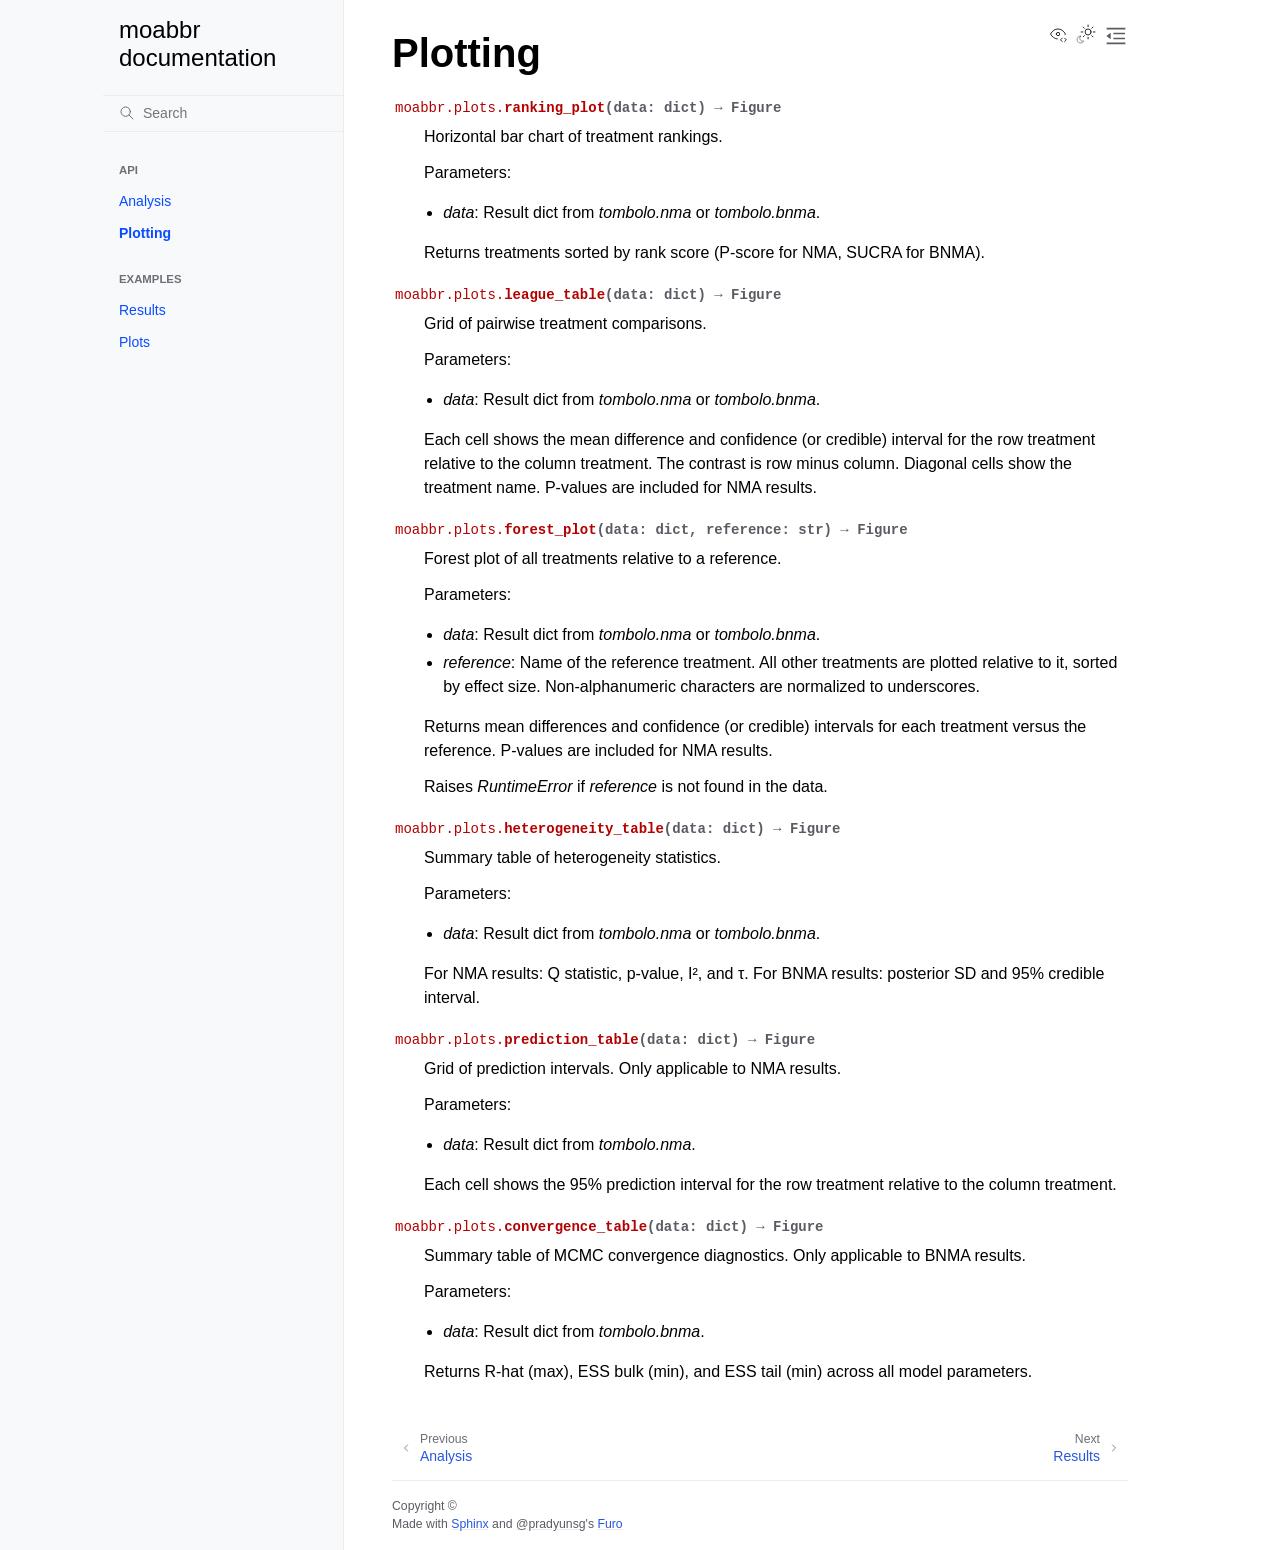
<file: docs/plotting.html>
<!doctype html>
<html class="no-js" lang="en" data-content_root="./">
  <head><meta charset="utf-8">
    <meta name="viewport" content="width=device-width,initial-scale=1">
    <meta name="color-scheme" content="light dark"><meta name="viewport" content="width=device-width, initial-scale=1" />
<link rel="index" title="Index" href="genindex.html"><link rel="search" title="Search" href="search.html"><link rel="next" title="Results" href="results.html"><link rel="prev" title="Analysis" href="analysis.html">

    <!-- Generated with Sphinx 9.1.0 and Furo 2025.12.19 -->
        <title>Plotting - moabbr documentation</title>
      <link rel="stylesheet" type="text/css" href="_static/pygments.css?v=d111a655" />
    <link rel="stylesheet" type="text/css" href="_static/styles/furo.css?v=7bdb33bb" />
    <link rel="stylesheet" type="text/css" href="_static/styles/furo-extensions.css?v=8dab3a3b" />
    <link rel="stylesheet" type="text/css" href="_static/custom.css?v=f59ac04f" />
    
    


<style>
  body {
    --color-code-background: #f2f2f2;
  --color-code-foreground: #1e1e1e;
  
  }
  @media not print {
    body[data-theme="dark"] {
      --color-code-background: #202020;
  --color-code-foreground: #d0d0d0;
  
    }
    @media (prefers-color-scheme: dark) {
      body:not([data-theme="light"]) {
        --color-code-background: #202020;
  --color-code-foreground: #d0d0d0;
  
      }
    }
  }
</style></head>
  <body>
    
    <script>
      document.body.dataset.theme = localStorage.getItem("theme") || "auto";
    </script>
    

<svg xmlns="http://www.w3.org/2000/svg" style="display: none;">
  <symbol id="svg-toc" viewBox="0 0 24 24">
    <title>Contents</title>
    <svg stroke="currentColor" fill="currentColor" stroke-width="0" viewBox="0 0 1024 1024">
      <path d="M408 442h480c4.4 0 8-3.6 8-8v-56c0-4.4-3.6-8-8-8H408c-4.4 0-8 3.6-8 8v56c0 4.4 3.6 8 8 8zm-8 204c0 4.4 3.6 8 8 8h480c4.4 0 8-3.6 8-8v-56c0-4.4-3.6-8-8-8H408c-4.4 0-8 3.6-8 8v56zm504-486H120c-4.4 0-8 3.6-8 8v56c0 4.4 3.6 8 8 8h784c4.4 0 8-3.6 8-8v-56c0-4.4-3.6-8-8-8zm0 632H120c-4.4 0-8 3.6-8 8v56c0 4.4 3.6 8 8 8h784c4.4 0 8-3.6 8-8v-56c0-4.4-3.6-8-8-8zM115.4 518.9L271.7 642c5.8 4.6 14.4.5 14.4-6.9V388.9c0-7.4-8.5-11.5-14.4-6.9L115.4 505.1a8.74 8.74 0 0 0 0 13.8z"/>
    </svg>
  </symbol>
  <symbol id="svg-menu" viewBox="0 0 24 24">
    <title>Menu</title>
    <svg xmlns="http://www.w3.org/2000/svg" viewBox="0 0 24 24" fill="none" stroke="currentColor"
      stroke-width="2" stroke-linecap="round" stroke-linejoin="round" class="feather-menu">
      <line x1="3" y1="12" x2="21" y2="12"></line>
      <line x1="3" y1="6" x2="21" y2="6"></line>
      <line x1="3" y1="18" x2="21" y2="18"></line>
    </svg>
  </symbol>
  <symbol id="svg-arrow-right" viewBox="0 0 24 24">
    <title>Expand</title>
    <svg xmlns="http://www.w3.org/2000/svg" viewBox="0 0 24 24" fill="none" stroke="currentColor"
      stroke-width="2" stroke-linecap="round" stroke-linejoin="round" class="feather-chevron-right">
      <polyline points="9 18 15 12 9 6"></polyline>
    </svg>
  </symbol>
  <symbol id="svg-sun" viewBox="0 0 24 24">
    <title>Light mode</title>
    <svg xmlns="http://www.w3.org/2000/svg" viewBox="0 0 24 24" fill="none" stroke="currentColor"
      stroke-width="1" stroke-linecap="round" stroke-linejoin="round" class="feather-sun">
      <circle cx="12" cy="12" r="5"></circle>
      <line x1="12" y1="1" x2="12" y2="3"></line>
      <line x1="12" y1="21" x2="12" y2="23"></line>
      <line x1="4.22" y1="4.22" x2="5.64" y2="5.64"></line>
      <line x1="18.36" y1="18.36" x2="19.78" y2="19.78"></line>
      <line x1="1" y1="12" x2="3" y2="12"></line>
      <line x1="21" y1="12" x2="23" y2="12"></line>
      <line x1="4.22" y1="19.78" x2="5.64" y2="18.36"></line>
      <line x1="18.36" y1="5.64" x2="19.78" y2="4.22"></line>
    </svg>
  </symbol>
  <symbol id="svg-moon" viewBox="0 0 24 24">
    <title>Dark mode</title>
    <svg xmlns="http://www.w3.org/2000/svg" viewBox="0 0 24 24" fill="none" stroke="currentColor"
      stroke-width="1" stroke-linecap="round" stroke-linejoin="round" class="icon-tabler-moon">
      <path stroke="none" d="M0 0h24v24H0z" fill="none" />
      <path d="M12 3c.132 0 .263 0 .393 0a7.5 7.5 0 0 0 7.92 12.446a9 9 0 1 1 -8.313 -12.454z" />
    </svg>
  </symbol>
  <symbol id="svg-sun-with-moon" viewBox="0 0 24 24">
    <title>Auto light/dark, in light mode</title>
    <svg xmlns="http://www.w3.org/2000/svg" viewBox="0 0 24 24" fill="none" stroke="currentColor"
      stroke-width="1" stroke-linecap="round" stroke-linejoin="round"
      class="icon-custom-derived-from-feather-sun-and-tabler-moon">
      <path style="opacity: 50%" d="M 5.411 14.504 C 5.471 14.504 5.532 14.504 5.591 14.504 C 3.639 16.319 4.383 19.569 6.931 20.352 C 7.693 20.586 8.512 20.551 9.25 20.252 C 8.023 23.207 4.056 23.725 2.11 21.184 C 0.166 18.642 1.702 14.949 4.874 14.536 C 5.051 14.512 5.231 14.5 5.411 14.5 L 5.411 14.504 Z"/>
      <line x1="14.5" y1="3.25" x2="14.5" y2="1.25"/>
      <line x1="14.5" y1="15.85" x2="14.5" y2="17.85"/>
      <line x1="10.044" y1="5.094" x2="8.63" y2="3.68"/>
      <line x1="19" y1="14.05" x2="20.414" y2="15.464"/>
      <line x1="8.2" y1="9.55" x2="6.2" y2="9.55"/>
      <line x1="20.8" y1="9.55" x2="22.8" y2="9.55"/>
      <line x1="10.044" y1="14.006" x2="8.63" y2="15.42"/>
      <line x1="19" y1="5.05" x2="20.414" y2="3.636"/>
      <circle cx="14.5" cy="9.55" r="3.6"/>
    </svg>
  </symbol>
  <symbol id="svg-moon-with-sun" viewBox="0 0 24 24">
    <title>Auto light/dark, in dark mode</title>
    <svg xmlns="http://www.w3.org/2000/svg" viewBox="0 0 24 24" fill="none" stroke="currentColor"
      stroke-width="1" stroke-linecap="round" stroke-linejoin="round"
      class="icon-custom-derived-from-feather-sun-and-tabler-moon">
      <path d="M 8.282 7.007 C 8.385 7.007 8.494 7.007 8.595 7.007 C 5.18 10.184 6.481 15.869 10.942 17.24 C 12.275 17.648 13.706 17.589 15 17.066 C 12.851 22.236 5.91 23.143 2.505 18.696 C -0.897 14.249 1.791 7.786 7.342 7.063 C 7.652 7.021 7.965 7 8.282 7 L 8.282 7.007 Z"/>
      <line style="opacity: 50%" x1="18" y1="3.705" x2="18" y2="2.5"/>
      <line style="opacity: 50%" x1="18" y1="11.295" x2="18" y2="12.5"/>
      <line style="opacity: 50%" x1="15.316" y1="4.816" x2="14.464" y2="3.964"/>
      <line style="opacity: 50%" x1="20.711" y1="10.212" x2="21.563" y2="11.063"/>
      <line style="opacity: 50%" x1="14.205" y1="7.5" x2="13.001" y2="7.5"/>
      <line style="opacity: 50%" x1="21.795" y1="7.5" x2="23" y2="7.5"/>
      <line style="opacity: 50%" x1="15.316" y1="10.184" x2="14.464" y2="11.036"/>
      <line style="opacity: 50%" x1="20.711" y1="4.789" x2="21.563" y2="3.937"/>
      <circle style="opacity: 50%" cx="18" cy="7.5" r="2.169"/>
    </svg>
  </symbol>
  <symbol id="svg-pencil" viewBox="0 0 24 24">
    <svg xmlns="http://www.w3.org/2000/svg" viewBox="0 0 24 24" fill="none" stroke="currentColor"
      stroke-width="1" stroke-linecap="round" stroke-linejoin="round" class="icon-tabler-pencil-code">
      <path d="M4 20h4l10.5 -10.5a2.828 2.828 0 1 0 -4 -4l-10.5 10.5v4" />
      <path d="M13.5 6.5l4 4" />
      <path d="M20 21l2 -2l-2 -2" />
      <path d="M17 17l-2 2l2 2" />
    </svg>
  </symbol>
  <symbol id="svg-eye" viewBox="0 0 24 24">
    <svg xmlns="http://www.w3.org/2000/svg" viewBox="0 0 24 24" fill="none" stroke="currentColor"
      stroke-width="1" stroke-linecap="round" stroke-linejoin="round" class="icon-tabler-eye-code">
      <path stroke="none" d="M0 0h24v24H0z" fill="none" />
      <path d="M10 12a2 2 0 1 0 4 0a2 2 0 0 0 -4 0" />
      <path
        d="M11.11 17.958c-3.209 -.307 -5.91 -2.293 -8.11 -5.958c2.4 -4 5.4 -6 9 -6c3.6 0 6.6 2 9 6c-.21 .352 -.427 .688 -.647 1.008" />
      <path d="M20 21l2 -2l-2 -2" />
      <path d="M17 17l-2 2l2 2" />
    </svg>
  </symbol>
</svg>

<input type="checkbox" class="sidebar-toggle" name="__navigation" id="__navigation" aria-label="Toggle site navigation sidebar">
<input type="checkbox" class="sidebar-toggle" name="__toc" id="__toc" aria-label="Toggle table of contents sidebar">
<label class="overlay sidebar-overlay" for="__navigation"></label>
<label class="overlay toc-overlay" for="__toc"></label>

<a class="skip-to-content muted-link" href="#furo-main-content">Skip to content</a>



<div class="page">
  <header class="mobile-header">
    <div class="header-left">
      <label class="nav-overlay-icon" for="__navigation">
        <span class="icon"><svg><use href="#svg-menu"></use></svg></span>
      </label>
    </div>
    <div class="header-center">
      <a href="index.html"><div class="brand">moabbr  documentation</div></a>
    </div>
    <div class="header-right">
      <div class="theme-toggle-container theme-toggle-header">
        <button class="theme-toggle" aria-label="Toggle Light / Dark / Auto color theme">
          <svg class="theme-icon-when-auto-light"><use href="#svg-sun-with-moon"></use></svg>
          <svg class="theme-icon-when-auto-dark"><use href="#svg-moon-with-sun"></use></svg>
          <svg class="theme-icon-when-dark"><use href="#svg-moon"></use></svg>
          <svg class="theme-icon-when-light"><use href="#svg-sun"></use></svg>
        </button>
      </div>
      <label class="toc-overlay-icon toc-header-icon" for="__toc">
        <span class="icon"><svg><use href="#svg-toc"></use></svg></span>
      </label>
    </div>
  </header>
  <aside class="sidebar-drawer">
    <div class="sidebar-container">
      
      <div class="sidebar-sticky"><a class="sidebar-brand" href="index.html">
  
  <span class="sidebar-brand-text">moabbr  documentation</span>
  
</a><form class="sidebar-search-container" method="get" action="search.html" role="search">
  <input class="sidebar-search" placeholder="Search" name="q" aria-label="Search">
  <input type="hidden" name="check_keywords" value="yes">
  <input type="hidden" name="area" value="default">
</form>
<div id="searchbox"></div><div class="sidebar-scroll"><div class="sidebar-tree">
  <p class="caption" role="heading"><span class="caption-text">API</span></p>
<ul class="current">
<li class="toctree-l1"><a class="reference internal" href="analysis.html">Analysis</a></li>
<li class="toctree-l1 current current-page"><a class="current reference internal" href="#">Plotting</a></li>
</ul>
<p class="caption" role="heading"><span class="caption-text">Examples</span></p>
<ul>
<li class="toctree-l1"><a class="reference internal" href="results.html">Results</a></li>
<li class="toctree-l1"><a class="reference internal" href="plots.html">Plots</a></li>
</ul>

</div>
</div>

      </div>
      
    </div>
  </aside>
  <div class="main">
    <div class="content">
      <div class="article-container">
        <a href="#" class="back-to-top muted-link">
          <svg xmlns="http://www.w3.org/2000/svg" viewBox="0 0 24 24">
            <path d="M13 20h-2V8l-5.5 5.5-1.42-1.42L12 4.16l7.92 7.92-1.42 1.42L13 8v12z"></path>
          </svg>
          <span>Back to top</span>
        </a>
        <div class="content-icon-container">
          <div class="view-this-page">
  <a class="muted-link" href="_sources/plotting.md.txt" title="View this page">
    <svg><use href="#svg-eye"></use></svg>
    <span class="visually-hidden">View this page</span>
  </a>
</div>
<div class="theme-toggle-container theme-toggle-content">
            <button class="theme-toggle" aria-label="Toggle Light / Dark / Auto color theme">
              <svg class="theme-icon-when-auto-light"><use href="#svg-sun-with-moon"></use></svg>
              <svg class="theme-icon-when-auto-dark"><use href="#svg-moon-with-sun"></use></svg>
              <svg class="theme-icon-when-dark"><use href="#svg-moon"></use></svg>
              <svg class="theme-icon-when-light"><use href="#svg-sun"></use></svg>
            </button>
          </div>
          <label class="toc-overlay-icon toc-content-icon" for="__toc">
            <span class="icon"><svg><use href="#svg-toc"></use></svg></span>
          </label>
        </div>
        <article role="main" id="furo-main-content">
          <section id="plotting">
<h1>Plotting<a class="headerlink" href="#plotting" title="Link to this heading">¶</a></h1>
<dl class="py function">
<dt class="sig sig-object py" id="moabbr.plots.ranking_plot">
<span class="sig-prename descclassname"><span class="pre">moabbr.plots.</span></span><span class="sig-name descname"><span class="pre">ranking_plot</span></span><span class="sig-paren">(</span><em class="sig-param"><span class="n"><span class="pre">data</span></span><span class="p"><span class="pre">:</span></span><span class="w"> </span><span class="n"><span class="pre">dict</span></span></em><span class="sig-paren">)</span> <span class="sig-return"><span class="sig-return-icon">&#x2192;</span> <span class="sig-return-typehint"><span class="pre">Figure</span></span></span><a class="headerlink" href="#moabbr.plots.ranking_plot" title="Link to this definition">¶</a></dt>
<dd><p>Horizontal bar chart of treatment rankings.</p>
<p>Parameters:</p>
<ul class="simple">
<li><p><cite>data</cite>: Result dict from <cite>tombolo.nma</cite> or <cite>tombolo.bnma</cite>.</p></li>
</ul>
<p>Returns treatments sorted by rank score (P-score for NMA, SUCRA for BNMA).</p>
</dd></dl>

<dl class="py function">
<dt class="sig sig-object py" id="moabbr.plots.league_table">
<span class="sig-prename descclassname"><span class="pre">moabbr.plots.</span></span><span class="sig-name descname"><span class="pre">league_table</span></span><span class="sig-paren">(</span><em class="sig-param"><span class="n"><span class="pre">data</span></span><span class="p"><span class="pre">:</span></span><span class="w"> </span><span class="n"><span class="pre">dict</span></span></em><span class="sig-paren">)</span> <span class="sig-return"><span class="sig-return-icon">&#x2192;</span> <span class="sig-return-typehint"><span class="pre">Figure</span></span></span><a class="headerlink" href="#moabbr.plots.league_table" title="Link to this definition">¶</a></dt>
<dd><p>Grid of pairwise treatment comparisons.</p>
<p>Parameters:</p>
<ul class="simple">
<li><p><cite>data</cite>: Result dict from <cite>tombolo.nma</cite> or <cite>tombolo.bnma</cite>.</p></li>
</ul>
<p>Each cell shows the mean difference and confidence (or credible) interval for the row
treatment relative to the column treatment. The contrast is row minus column. Diagonal
cells show the treatment name. P-values are included for NMA results.</p>
</dd></dl>

<dl class="py function">
<dt class="sig sig-object py" id="moabbr.plots.forest_plot">
<span class="sig-prename descclassname"><span class="pre">moabbr.plots.</span></span><span class="sig-name descname"><span class="pre">forest_plot</span></span><span class="sig-paren">(</span><em class="sig-param"><span class="n"><span class="pre">data</span></span><span class="p"><span class="pre">:</span></span><span class="w"> </span><span class="n"><span class="pre">dict</span></span></em>, <em class="sig-param"><span class="n"><span class="pre">reference</span></span><span class="p"><span class="pre">:</span></span><span class="w"> </span><span class="n"><span class="pre">str</span></span></em><span class="sig-paren">)</span> <span class="sig-return"><span class="sig-return-icon">&#x2192;</span> <span class="sig-return-typehint"><span class="pre">Figure</span></span></span><a class="headerlink" href="#moabbr.plots.forest_plot" title="Link to this definition">¶</a></dt>
<dd><p>Forest plot of all treatments relative to a reference.</p>
<p>Parameters:</p>
<ul class="simple">
<li><p><cite>data</cite>: Result dict from <cite>tombolo.nma</cite> or <cite>tombolo.bnma</cite>.</p></li>
<li><p><cite>reference</cite>: Name of the reference treatment. All other treatments are plotted
relative to it, sorted by effect size. Non-alphanumeric characters are normalized to underscores.</p></li>
</ul>
<p>Returns mean differences and confidence (or credible) intervals for each treatment
versus the reference. P-values are included for NMA results.</p>
<p>Raises <cite>RuntimeError</cite> if <cite>reference</cite> is not found in the data.</p>
</dd></dl>

<dl class="py function">
<dt class="sig sig-object py" id="moabbr.plots.heterogeneity_table">
<span class="sig-prename descclassname"><span class="pre">moabbr.plots.</span></span><span class="sig-name descname"><span class="pre">heterogeneity_table</span></span><span class="sig-paren">(</span><em class="sig-param"><span class="n"><span class="pre">data</span></span><span class="p"><span class="pre">:</span></span><span class="w"> </span><span class="n"><span class="pre">dict</span></span></em><span class="sig-paren">)</span> <span class="sig-return"><span class="sig-return-icon">&#x2192;</span> <span class="sig-return-typehint"><span class="pre">Figure</span></span></span><a class="headerlink" href="#moabbr.plots.heterogeneity_table" title="Link to this definition">¶</a></dt>
<dd><p>Summary table of heterogeneity statistics.</p>
<p>Parameters:</p>
<ul class="simple">
<li><p><cite>data</cite>: Result dict from <cite>tombolo.nma</cite> or <cite>tombolo.bnma</cite>.</p></li>
</ul>
<p>For NMA results: Q statistic, p-value, I², and τ.
For BNMA results: posterior SD and 95% credible interval.</p>
</dd></dl>

<dl class="py function">
<dt class="sig sig-object py" id="moabbr.plots.prediction_table">
<span class="sig-prename descclassname"><span class="pre">moabbr.plots.</span></span><span class="sig-name descname"><span class="pre">prediction_table</span></span><span class="sig-paren">(</span><em class="sig-param"><span class="n"><span class="pre">data</span></span><span class="p"><span class="pre">:</span></span><span class="w"> </span><span class="n"><span class="pre">dict</span></span></em><span class="sig-paren">)</span> <span class="sig-return"><span class="sig-return-icon">&#x2192;</span> <span class="sig-return-typehint"><span class="pre">Figure</span></span></span><a class="headerlink" href="#moabbr.plots.prediction_table" title="Link to this definition">¶</a></dt>
<dd><p>Grid of prediction intervals. Only applicable to NMA results.</p>
<p>Parameters:</p>
<ul class="simple">
<li><p><cite>data</cite>: Result dict from <cite>tombolo.nma</cite>.</p></li>
</ul>
<p>Each cell shows the 95% prediction interval for the row treatment relative to the column treatment.</p>
</dd></dl>

<dl class="py function">
<dt class="sig sig-object py" id="moabbr.plots.convergence_table">
<span class="sig-prename descclassname"><span class="pre">moabbr.plots.</span></span><span class="sig-name descname"><span class="pre">convergence_table</span></span><span class="sig-paren">(</span><em class="sig-param"><span class="n"><span class="pre">data</span></span><span class="p"><span class="pre">:</span></span><span class="w"> </span><span class="n"><span class="pre">dict</span></span></em><span class="sig-paren">)</span> <span class="sig-return"><span class="sig-return-icon">&#x2192;</span> <span class="sig-return-typehint"><span class="pre">Figure</span></span></span><a class="headerlink" href="#moabbr.plots.convergence_table" title="Link to this definition">¶</a></dt>
<dd><p>Summary table of MCMC convergence diagnostics. Only applicable to BNMA results.</p>
<p>Parameters:</p>
<ul class="simple">
<li><p><cite>data</cite>: Result dict from <cite>tombolo.bnma</cite>.</p></li>
</ul>
<p>Returns R-hat (max), ESS bulk (min), and ESS tail (min) across all model parameters.</p>
</dd></dl>

</section>

        </article>
      </div>
      <footer>
        
        <div class="related-pages">
          <a class="next-page" href="results.html">
              <div class="page-info">
                <div class="context">
                  <span>Next</span>
                </div>
                <div class="title">Results</div>
              </div>
              <svg class="furo-related-icon"><use href="#svg-arrow-right"></use></svg>
            </a>
          <a class="prev-page" href="analysis.html">
              <svg class="furo-related-icon"><use href="#svg-arrow-right"></use></svg>
              <div class="page-info">
                <div class="context">
                  <span>Previous</span>
                </div>
                
                <div class="title">Analysis</div>
                
              </div>
            </a>
        </div>
        <div class="bottom-of-page">
          <div class="left-details">
            <div class="copyright">
                Copyright &#169; 
            </div>
            Made with <a href="https://www.sphinx-doc.org/">Sphinx</a> and <a class="muted-link" href="https://pradyunsg.me">@pradyunsg</a>'s
            
            <a href="https://github.com/pradyunsg/furo">Furo</a>
            
          </div>
          <div class="right-details">
            
          </div>
        </div>
        
      </footer>
    </div>
    <aside class="toc-drawer">
      
      
      <div class="toc-sticky toc-scroll">
        <div class="toc-title-container">
          <span class="toc-title">
            On this page
          </span>
        </div>
        <div class="toc-tree-container">
          <div class="toc-tree">
            <ul>
<li><a class="reference internal" href="#">Plotting</a><ul>
<li><a class="reference internal" href="#moabbr.plots.ranking_plot"><code class="docutils literal notranslate"><span class="pre">ranking_plot()</span></code></a></li>
<li><a class="reference internal" href="#moabbr.plots.league_table"><code class="docutils literal notranslate"><span class="pre">league_table()</span></code></a></li>
<li><a class="reference internal" href="#moabbr.plots.forest_plot"><code class="docutils literal notranslate"><span class="pre">forest_plot()</span></code></a></li>
<li><a class="reference internal" href="#moabbr.plots.heterogeneity_table"><code class="docutils literal notranslate"><span class="pre">heterogeneity_table()</span></code></a></li>
<li><a class="reference internal" href="#moabbr.plots.prediction_table"><code class="docutils literal notranslate"><span class="pre">prediction_table()</span></code></a></li>
<li><a class="reference internal" href="#moabbr.plots.convergence_table"><code class="docutils literal notranslate"><span class="pre">convergence_table()</span></code></a></li>
</ul>
</li>
</ul>

          </div>
        </div>
      </div>
      
      
    </aside>
  </div>
</div><script src="_static/documentation_options.js?v=5929fcd5"></script>
    <script src="_static/doctools.js?v=fd6eb6e6"></script>
    <script src="_static/sphinx_highlight.js?v=6ffebe34"></script>
    <script src="_static/scripts/furo.js?v=46bd48cc"></script>
    </body>
</html>
</file>
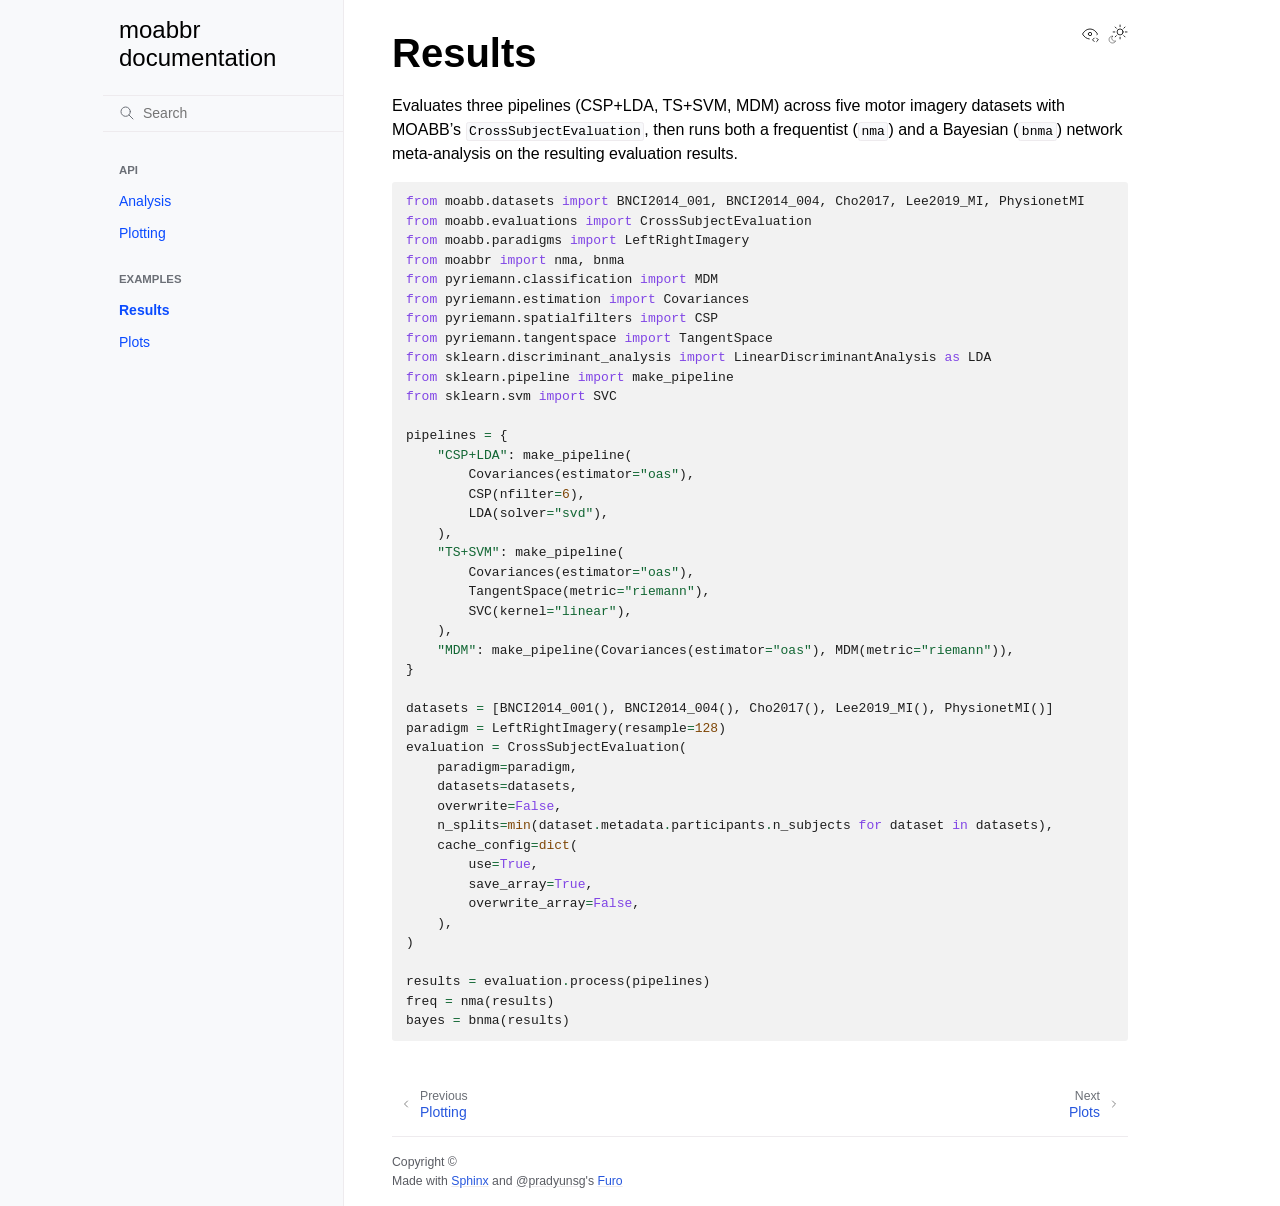
<file: docs/results.html>
<!doctype html>
<html class="no-js" lang="en" data-content_root="./">
  <head><meta charset="utf-8">
    <meta name="viewport" content="width=device-width,initial-scale=1">
    <meta name="color-scheme" content="light dark"><meta name="viewport" content="width=device-width, initial-scale=1" />
<link rel="index" title="Index" href="genindex.html"><link rel="search" title="Search" href="search.html"><link rel="next" title="Plots" href="plots.html"><link rel="prev" title="Plotting" href="plotting.html">

    <!-- Generated with Sphinx 9.1.0 and Furo 2025.12.19 -->
        <title>Results - moabbr documentation</title>
      <link rel="stylesheet" type="text/css" href="_static/pygments.css?v=d111a655" />
    <link rel="stylesheet" type="text/css" href="_static/styles/furo.css?v=7bdb33bb" />
    <link rel="stylesheet" type="text/css" href="_static/styles/furo-extensions.css?v=8dab3a3b" />
    <link rel="stylesheet" type="text/css" href="_static/custom.css?v=f59ac04f" />
    
    


<style>
  body {
    --color-code-background: #f2f2f2;
  --color-code-foreground: #1e1e1e;
  
  }
  @media not print {
    body[data-theme="dark"] {
      --color-code-background: #202020;
  --color-code-foreground: #d0d0d0;
  
    }
    @media (prefers-color-scheme: dark) {
      body:not([data-theme="light"]) {
        --color-code-background: #202020;
  --color-code-foreground: #d0d0d0;
  
      }
    }
  }
</style></head>
  <body>
    
    <script>
      document.body.dataset.theme = localStorage.getItem("theme") || "auto";
    </script>
    

<svg xmlns="http://www.w3.org/2000/svg" style="display: none;">
  <symbol id="svg-toc" viewBox="0 0 24 24">
    <title>Contents</title>
    <svg stroke="currentColor" fill="currentColor" stroke-width="0" viewBox="0 0 1024 1024">
      <path d="M408 442h480c4.4 0 8-3.6 8-8v-56c0-4.4-3.6-8-8-8H408c-4.4 0-8 3.6-8 8v56c0 4.4 3.6 8 8 8zm-8 204c0 4.4 3.6 8 8 8h480c4.4 0 8-3.6 8-8v-56c0-4.4-3.6-8-8-8H408c-4.4 0-8 3.6-8 8v56zm504-486H120c-4.4 0-8 3.6-8 8v56c0 4.4 3.6 8 8 8h784c4.4 0 8-3.6 8-8v-56c0-4.4-3.6-8-8-8zm0 632H120c-4.4 0-8 3.6-8 8v56c0 4.4 3.6 8 8 8h784c4.4 0 8-3.6 8-8v-56c0-4.4-3.6-8-8-8zM115.4 518.9L271.7 642c5.8 4.6 14.4.5 14.4-6.9V388.9c0-7.4-8.5-11.5-14.4-6.9L115.4 505.1a8.74 8.74 0 0 0 0 13.8z"/>
    </svg>
  </symbol>
  <symbol id="svg-menu" viewBox="0 0 24 24">
    <title>Menu</title>
    <svg xmlns="http://www.w3.org/2000/svg" viewBox="0 0 24 24" fill="none" stroke="currentColor"
      stroke-width="2" stroke-linecap="round" stroke-linejoin="round" class="feather-menu">
      <line x1="3" y1="12" x2="21" y2="12"></line>
      <line x1="3" y1="6" x2="21" y2="6"></line>
      <line x1="3" y1="18" x2="21" y2="18"></line>
    </svg>
  </symbol>
  <symbol id="svg-arrow-right" viewBox="0 0 24 24">
    <title>Expand</title>
    <svg xmlns="http://www.w3.org/2000/svg" viewBox="0 0 24 24" fill="none" stroke="currentColor"
      stroke-width="2" stroke-linecap="round" stroke-linejoin="round" class="feather-chevron-right">
      <polyline points="9 18 15 12 9 6"></polyline>
    </svg>
  </symbol>
  <symbol id="svg-sun" viewBox="0 0 24 24">
    <title>Light mode</title>
    <svg xmlns="http://www.w3.org/2000/svg" viewBox="0 0 24 24" fill="none" stroke="currentColor"
      stroke-width="1" stroke-linecap="round" stroke-linejoin="round" class="feather-sun">
      <circle cx="12" cy="12" r="5"></circle>
      <line x1="12" y1="1" x2="12" y2="3"></line>
      <line x1="12" y1="21" x2="12" y2="23"></line>
      <line x1="4.22" y1="4.22" x2="5.64" y2="5.64"></line>
      <line x1="18.36" y1="18.36" x2="19.78" y2="19.78"></line>
      <line x1="1" y1="12" x2="3" y2="12"></line>
      <line x1="21" y1="12" x2="23" y2="12"></line>
      <line x1="4.22" y1="19.78" x2="5.64" y2="18.36"></line>
      <line x1="18.36" y1="5.64" x2="19.78" y2="4.22"></line>
    </svg>
  </symbol>
  <symbol id="svg-moon" viewBox="0 0 24 24">
    <title>Dark mode</title>
    <svg xmlns="http://www.w3.org/2000/svg" viewBox="0 0 24 24" fill="none" stroke="currentColor"
      stroke-width="1" stroke-linecap="round" stroke-linejoin="round" class="icon-tabler-moon">
      <path stroke="none" d="M0 0h24v24H0z" fill="none" />
      <path d="M12 3c.132 0 .263 0 .393 0a7.5 7.5 0 0 0 7.92 12.446a9 9 0 1 1 -8.313 -12.454z" />
    </svg>
  </symbol>
  <symbol id="svg-sun-with-moon" viewBox="0 0 24 24">
    <title>Auto light/dark, in light mode</title>
    <svg xmlns="http://www.w3.org/2000/svg" viewBox="0 0 24 24" fill="none" stroke="currentColor"
      stroke-width="1" stroke-linecap="round" stroke-linejoin="round"
      class="icon-custom-derived-from-feather-sun-and-tabler-moon">
      <path style="opacity: 50%" d="M 5.411 14.504 C 5.471 14.504 5.532 14.504 5.591 14.504 C 3.639 16.319 4.383 19.569 6.931 20.352 C 7.693 20.586 8.512 20.551 9.25 20.252 C 8.023 23.207 4.056 23.725 2.11 21.184 C 0.166 18.642 1.702 14.949 4.874 14.536 C 5.051 14.512 5.231 14.5 5.411 14.5 L 5.411 14.504 Z"/>
      <line x1="14.5" y1="3.25" x2="14.5" y2="1.25"/>
      <line x1="14.5" y1="15.85" x2="14.5" y2="17.85"/>
      <line x1="10.044" y1="5.094" x2="8.63" y2="3.68"/>
      <line x1="19" y1="14.05" x2="20.414" y2="15.464"/>
      <line x1="8.2" y1="9.55" x2="6.2" y2="9.55"/>
      <line x1="20.8" y1="9.55" x2="22.8" y2="9.55"/>
      <line x1="10.044" y1="14.006" x2="8.63" y2="15.42"/>
      <line x1="19" y1="5.05" x2="20.414" y2="3.636"/>
      <circle cx="14.5" cy="9.55" r="3.6"/>
    </svg>
  </symbol>
  <symbol id="svg-moon-with-sun" viewBox="0 0 24 24">
    <title>Auto light/dark, in dark mode</title>
    <svg xmlns="http://www.w3.org/2000/svg" viewBox="0 0 24 24" fill="none" stroke="currentColor"
      stroke-width="1" stroke-linecap="round" stroke-linejoin="round"
      class="icon-custom-derived-from-feather-sun-and-tabler-moon">
      <path d="M 8.282 7.007 C 8.385 7.007 8.494 7.007 8.595 7.007 C 5.18 10.184 6.481 15.869 10.942 17.24 C 12.275 17.648 13.706 17.589 15 17.066 C 12.851 22.236 5.91 23.143 2.505 18.696 C -0.897 14.249 1.791 7.786 7.342 7.063 C 7.652 7.021 7.965 7 8.282 7 L 8.282 7.007 Z"/>
      <line style="opacity: 50%" x1="18" y1="3.705" x2="18" y2="2.5"/>
      <line style="opacity: 50%" x1="18" y1="11.295" x2="18" y2="12.5"/>
      <line style="opacity: 50%" x1="15.316" y1="4.816" x2="14.464" y2="3.964"/>
      <line style="opacity: 50%" x1="20.711" y1="10.212" x2="21.563" y2="11.063"/>
      <line style="opacity: 50%" x1="14.205" y1="7.5" x2="13.001" y2="7.5"/>
      <line style="opacity: 50%" x1="21.795" y1="7.5" x2="23" y2="7.5"/>
      <line style="opacity: 50%" x1="15.316" y1="10.184" x2="14.464" y2="11.036"/>
      <line style="opacity: 50%" x1="20.711" y1="4.789" x2="21.563" y2="3.937"/>
      <circle style="opacity: 50%" cx="18" cy="7.5" r="2.169"/>
    </svg>
  </symbol>
  <symbol id="svg-pencil" viewBox="0 0 24 24">
    <svg xmlns="http://www.w3.org/2000/svg" viewBox="0 0 24 24" fill="none" stroke="currentColor"
      stroke-width="1" stroke-linecap="round" stroke-linejoin="round" class="icon-tabler-pencil-code">
      <path d="M4 20h4l10.5 -10.5a2.828 2.828 0 1 0 -4 -4l-10.5 10.5v4" />
      <path d="M13.5 6.5l4 4" />
      <path d="M20 21l2 -2l-2 -2" />
      <path d="M17 17l-2 2l2 2" />
    </svg>
  </symbol>
  <symbol id="svg-eye" viewBox="0 0 24 24">
    <svg xmlns="http://www.w3.org/2000/svg" viewBox="0 0 24 24" fill="none" stroke="currentColor"
      stroke-width="1" stroke-linecap="round" stroke-linejoin="round" class="icon-tabler-eye-code">
      <path stroke="none" d="M0 0h24v24H0z" fill="none" />
      <path d="M10 12a2 2 0 1 0 4 0a2 2 0 0 0 -4 0" />
      <path
        d="M11.11 17.958c-3.209 -.307 -5.91 -2.293 -8.11 -5.958c2.4 -4 5.4 -6 9 -6c3.6 0 6.6 2 9 6c-.21 .352 -.427 .688 -.647 1.008" />
      <path d="M20 21l2 -2l-2 -2" />
      <path d="M17 17l-2 2l2 2" />
    </svg>
  </symbol>
</svg>

<input type="checkbox" class="sidebar-toggle" name="__navigation" id="__navigation" aria-label="Toggle site navigation sidebar">
<input type="checkbox" class="sidebar-toggle" name="__toc" id="__toc" aria-label="Toggle table of contents sidebar">
<label class="overlay sidebar-overlay" for="__navigation"></label>
<label class="overlay toc-overlay" for="__toc"></label>

<a class="skip-to-content muted-link" href="#furo-main-content">Skip to content</a>



<div class="page">
  <header class="mobile-header">
    <div class="header-left">
      <label class="nav-overlay-icon" for="__navigation">
        <span class="icon"><svg><use href="#svg-menu"></use></svg></span>
      </label>
    </div>
    <div class="header-center">
      <a href="index.html"><div class="brand">moabbr  documentation</div></a>
    </div>
    <div class="header-right">
      <div class="theme-toggle-container theme-toggle-header">
        <button class="theme-toggle" aria-label="Toggle Light / Dark / Auto color theme">
          <svg class="theme-icon-when-auto-light"><use href="#svg-sun-with-moon"></use></svg>
          <svg class="theme-icon-when-auto-dark"><use href="#svg-moon-with-sun"></use></svg>
          <svg class="theme-icon-when-dark"><use href="#svg-moon"></use></svg>
          <svg class="theme-icon-when-light"><use href="#svg-sun"></use></svg>
        </button>
      </div>
      <label class="toc-overlay-icon toc-header-icon no-toc" for="__toc">
        <span class="icon"><svg><use href="#svg-toc"></use></svg></span>
      </label>
    </div>
  </header>
  <aside class="sidebar-drawer">
    <div class="sidebar-container">
      
      <div class="sidebar-sticky"><a class="sidebar-brand" href="index.html">
  
  <span class="sidebar-brand-text">moabbr  documentation</span>
  
</a><form class="sidebar-search-container" method="get" action="search.html" role="search">
  <input class="sidebar-search" placeholder="Search" name="q" aria-label="Search">
  <input type="hidden" name="check_keywords" value="yes">
  <input type="hidden" name="area" value="default">
</form>
<div id="searchbox"></div><div class="sidebar-scroll"><div class="sidebar-tree">
  <p class="caption" role="heading"><span class="caption-text">API</span></p>
<ul>
<li class="toctree-l1"><a class="reference internal" href="analysis.html">Analysis</a></li>
<li class="toctree-l1"><a class="reference internal" href="plotting.html">Plotting</a></li>
</ul>
<p class="caption" role="heading"><span class="caption-text">Examples</span></p>
<ul class="current">
<li class="toctree-l1 current current-page"><a class="current reference internal" href="#">Results</a></li>
<li class="toctree-l1"><a class="reference internal" href="plots.html">Plots</a></li>
</ul>

</div>
</div>

      </div>
      
    </div>
  </aside>
  <div class="main">
    <div class="content">
      <div class="article-container">
        <a href="#" class="back-to-top muted-link">
          <svg xmlns="http://www.w3.org/2000/svg" viewBox="0 0 24 24">
            <path d="M13 20h-2V8l-5.5 5.5-1.42-1.42L12 4.16l7.92 7.92-1.42 1.42L13 8v12z"></path>
          </svg>
          <span>Back to top</span>
        </a>
        <div class="content-icon-container">
          <div class="view-this-page">
  <a class="muted-link" href="_sources/results.md.txt" title="View this page">
    <svg><use href="#svg-eye"></use></svg>
    <span class="visually-hidden">View this page</span>
  </a>
</div>
<div class="theme-toggle-container theme-toggle-content">
            <button class="theme-toggle" aria-label="Toggle Light / Dark / Auto color theme">
              <svg class="theme-icon-when-auto-light"><use href="#svg-sun-with-moon"></use></svg>
              <svg class="theme-icon-when-auto-dark"><use href="#svg-moon-with-sun"></use></svg>
              <svg class="theme-icon-when-dark"><use href="#svg-moon"></use></svg>
              <svg class="theme-icon-when-light"><use href="#svg-sun"></use></svg>
            </button>
          </div>
          <label class="toc-overlay-icon toc-content-icon no-toc" for="__toc">
            <span class="icon"><svg><use href="#svg-toc"></use></svg></span>
          </label>
        </div>
        <article role="main" id="furo-main-content">
          <section id="results">
<h1>Results<a class="headerlink" href="#results" title="Link to this heading">¶</a></h1>
<p>Evaluates three pipelines (CSP+LDA, TS+SVM, MDM) across five motor imagery datasets with
MOABB’s <code class="docutils literal notranslate"><span class="pre">CrossSubjectEvaluation</span></code>, then runs both a frequentist (<code class="docutils literal notranslate"><span class="pre">nma</span></code>) and a Bayesian
(<code class="docutils literal notranslate"><span class="pre">bnma</span></code>) network meta-analysis on the resulting evaluation results.</p>
<div class="highlight-python notranslate"><div class="highlight"><pre><span></span><span class="kn">from</span><span class="w"> </span><span class="nn">moabb.datasets</span><span class="w"> </span><span class="kn">import</span> <span class="n">BNCI2014_001</span><span class="p">,</span> <span class="n">BNCI2014_004</span><span class="p">,</span> <span class="n">Cho2017</span><span class="p">,</span> <span class="n">Lee2019_MI</span><span class="p">,</span> <span class="n">PhysionetMI</span>
<span class="kn">from</span><span class="w"> </span><span class="nn">moabb.evaluations</span><span class="w"> </span><span class="kn">import</span> <span class="n">CrossSubjectEvaluation</span>
<span class="kn">from</span><span class="w"> </span><span class="nn">moabb.paradigms</span><span class="w"> </span><span class="kn">import</span> <span class="n">LeftRightImagery</span>
<span class="kn">from</span><span class="w"> </span><span class="nn">moabbr</span><span class="w"> </span><span class="kn">import</span> <span class="n">nma</span><span class="p">,</span> <span class="n">bnma</span>
<span class="kn">from</span><span class="w"> </span><span class="nn">pyriemann.classification</span><span class="w"> </span><span class="kn">import</span> <span class="n">MDM</span>
<span class="kn">from</span><span class="w"> </span><span class="nn">pyriemann.estimation</span><span class="w"> </span><span class="kn">import</span> <span class="n">Covariances</span>
<span class="kn">from</span><span class="w"> </span><span class="nn">pyriemann.spatialfilters</span><span class="w"> </span><span class="kn">import</span> <span class="n">CSP</span>
<span class="kn">from</span><span class="w"> </span><span class="nn">pyriemann.tangentspace</span><span class="w"> </span><span class="kn">import</span> <span class="n">TangentSpace</span>
<span class="kn">from</span><span class="w"> </span><span class="nn">sklearn.discriminant_analysis</span><span class="w"> </span><span class="kn">import</span> <span class="n">LinearDiscriminantAnalysis</span> <span class="k">as</span> <span class="n">LDA</span>
<span class="kn">from</span><span class="w"> </span><span class="nn">sklearn.pipeline</span><span class="w"> </span><span class="kn">import</span> <span class="n">make_pipeline</span>
<span class="kn">from</span><span class="w"> </span><span class="nn">sklearn.svm</span><span class="w"> </span><span class="kn">import</span> <span class="n">SVC</span>

<span class="n">pipelines</span> <span class="o">=</span> <span class="p">{</span>
    <span class="s2">&quot;CSP+LDA&quot;</span><span class="p">:</span> <span class="n">make_pipeline</span><span class="p">(</span>
        <span class="n">Covariances</span><span class="p">(</span><span class="n">estimator</span><span class="o">=</span><span class="s2">&quot;oas&quot;</span><span class="p">),</span>
        <span class="n">CSP</span><span class="p">(</span><span class="n">nfilter</span><span class="o">=</span><span class="mi">6</span><span class="p">),</span>
        <span class="n">LDA</span><span class="p">(</span><span class="n">solver</span><span class="o">=</span><span class="s2">&quot;svd&quot;</span><span class="p">),</span>
    <span class="p">),</span>
    <span class="s2">&quot;TS+SVM&quot;</span><span class="p">:</span> <span class="n">make_pipeline</span><span class="p">(</span>
        <span class="n">Covariances</span><span class="p">(</span><span class="n">estimator</span><span class="o">=</span><span class="s2">&quot;oas&quot;</span><span class="p">),</span>
        <span class="n">TangentSpace</span><span class="p">(</span><span class="n">metric</span><span class="o">=</span><span class="s2">&quot;riemann&quot;</span><span class="p">),</span>
        <span class="n">SVC</span><span class="p">(</span><span class="n">kernel</span><span class="o">=</span><span class="s2">&quot;linear&quot;</span><span class="p">),</span>
    <span class="p">),</span>
    <span class="s2">&quot;MDM&quot;</span><span class="p">:</span> <span class="n">make_pipeline</span><span class="p">(</span><span class="n">Covariances</span><span class="p">(</span><span class="n">estimator</span><span class="o">=</span><span class="s2">&quot;oas&quot;</span><span class="p">),</span> <span class="n">MDM</span><span class="p">(</span><span class="n">metric</span><span class="o">=</span><span class="s2">&quot;riemann&quot;</span><span class="p">)),</span>
<span class="p">}</span>

<span class="n">datasets</span> <span class="o">=</span> <span class="p">[</span><span class="n">BNCI2014_001</span><span class="p">(),</span> <span class="n">BNCI2014_004</span><span class="p">(),</span> <span class="n">Cho2017</span><span class="p">(),</span> <span class="n">Lee2019_MI</span><span class="p">(),</span> <span class="n">PhysionetMI</span><span class="p">()]</span>
<span class="n">paradigm</span> <span class="o">=</span> <span class="n">LeftRightImagery</span><span class="p">(</span><span class="n">resample</span><span class="o">=</span><span class="mi">128</span><span class="p">)</span>
<span class="n">evaluation</span> <span class="o">=</span> <span class="n">CrossSubjectEvaluation</span><span class="p">(</span>
    <span class="n">paradigm</span><span class="o">=</span><span class="n">paradigm</span><span class="p">,</span>
    <span class="n">datasets</span><span class="o">=</span><span class="n">datasets</span><span class="p">,</span>
    <span class="n">overwrite</span><span class="o">=</span><span class="kc">False</span><span class="p">,</span>
    <span class="n">n_splits</span><span class="o">=</span><span class="nb">min</span><span class="p">(</span><span class="n">dataset</span><span class="o">.</span><span class="n">metadata</span><span class="o">.</span><span class="n">participants</span><span class="o">.</span><span class="n">n_subjects</span> <span class="k">for</span> <span class="n">dataset</span> <span class="ow">in</span> <span class="n">datasets</span><span class="p">),</span>
    <span class="n">cache_config</span><span class="o">=</span><span class="nb">dict</span><span class="p">(</span>
        <span class="n">use</span><span class="o">=</span><span class="kc">True</span><span class="p">,</span>
        <span class="n">save_array</span><span class="o">=</span><span class="kc">True</span><span class="p">,</span>
        <span class="n">overwrite_array</span><span class="o">=</span><span class="kc">False</span><span class="p">,</span>
    <span class="p">),</span>
<span class="p">)</span>

<span class="n">results</span> <span class="o">=</span> <span class="n">evaluation</span><span class="o">.</span><span class="n">process</span><span class="p">(</span><span class="n">pipelines</span><span class="p">)</span>
<span class="n">freq</span> <span class="o">=</span> <span class="n">nma</span><span class="p">(</span><span class="n">results</span><span class="p">)</span>
<span class="n">bayes</span> <span class="o">=</span> <span class="n">bnma</span><span class="p">(</span><span class="n">results</span><span class="p">)</span>
</pre></div>
</div>
</section>

        </article>
      </div>
      <footer>
        
        <div class="related-pages">
          <a class="next-page" href="plots.html">
              <div class="page-info">
                <div class="context">
                  <span>Next</span>
                </div>
                <div class="title">Plots</div>
              </div>
              <svg class="furo-related-icon"><use href="#svg-arrow-right"></use></svg>
            </a>
          <a class="prev-page" href="plotting.html">
              <svg class="furo-related-icon"><use href="#svg-arrow-right"></use></svg>
              <div class="page-info">
                <div class="context">
                  <span>Previous</span>
                </div>
                
                <div class="title">Plotting</div>
                
              </div>
            </a>
        </div>
        <div class="bottom-of-page">
          <div class="left-details">
            <div class="copyright">
                Copyright &#169; 
            </div>
            Made with <a href="https://www.sphinx-doc.org/">Sphinx</a> and <a class="muted-link" href="https://pradyunsg.me">@pradyunsg</a>'s
            
            <a href="https://github.com/pradyunsg/furo">Furo</a>
            
          </div>
          <div class="right-details">
            
          </div>
        </div>
        
      </footer>
    </div>
    <aside class="toc-drawer no-toc">
      
      
      
    </aside>
  </div>
</div><script src="_static/documentation_options.js?v=5929fcd5"></script>
    <script src="_static/doctools.js?v=fd6eb6e6"></script>
    <script src="_static/sphinx_highlight.js?v=6ffebe34"></script>
    <script src="_static/scripts/furo.js?v=46bd48cc"></script>
    </body>
</html>
</file>
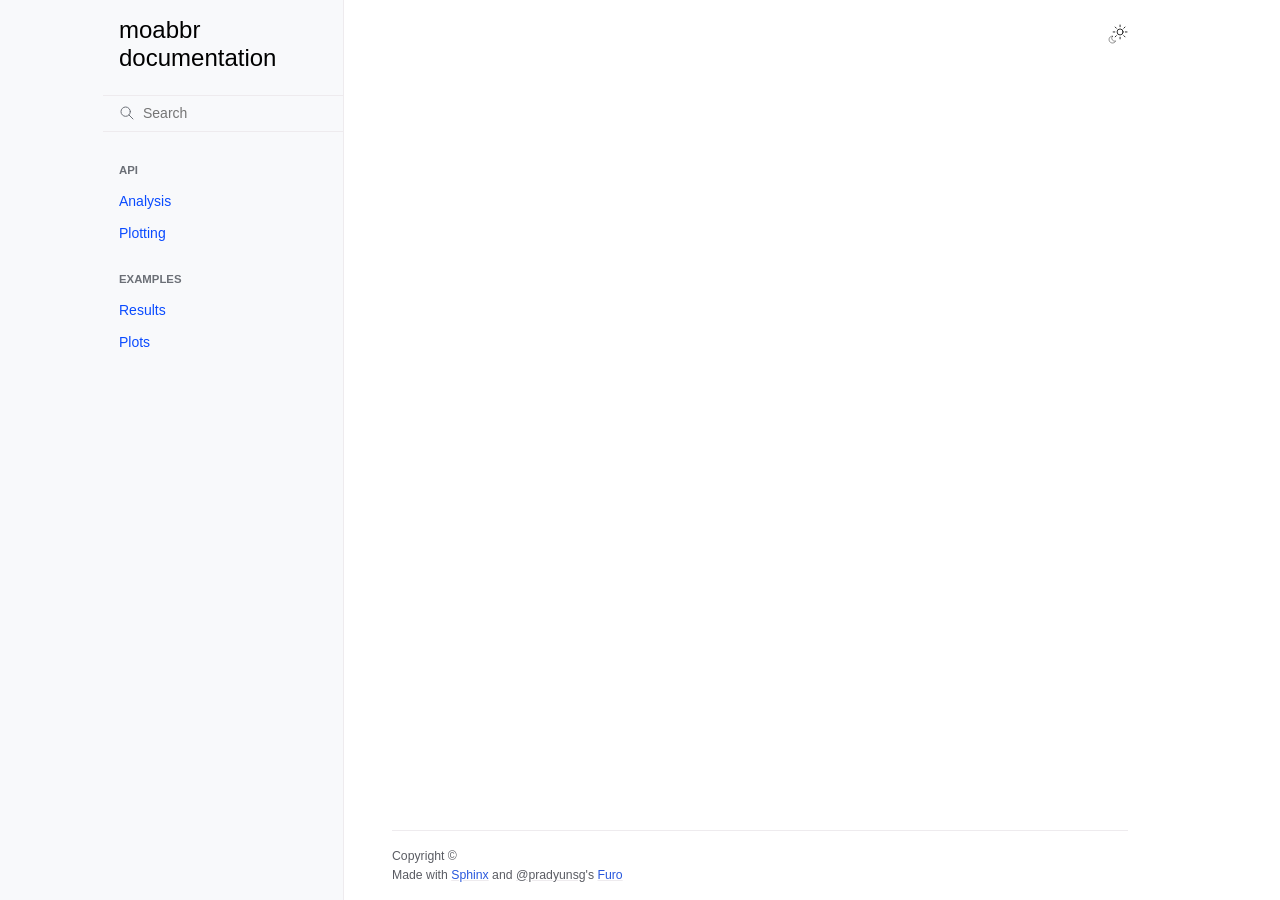
<file: docs/search.html>
<!doctype html>
<html class="no-js" lang="en" data-content_root="./">
  <head>
<meta charset="utf-8">
    <meta name="viewport" content="width=device-width,initial-scale=1">
    <meta name="color-scheme" content="light dark"><link rel="index" title="Index" href="genindex.html"><link rel="search" title="Search" href="#">

    <!-- Generated with Sphinx 9.1.0 and Furo 2025.12.19 -->
<meta name="robots" content="noindex" />
<title>Search - moabbr  documentation</title><link rel="stylesheet" type="text/css" href="_static/pygments.css?v=d111a655" />
    <link rel="stylesheet" type="text/css" href="_static/styles/furo.css?v=7bdb33bb" />
    <link rel="stylesheet" type="text/css" href="_static/styles/furo-extensions.css?v=8dab3a3b" />
    <link rel="stylesheet" type="text/css" href="_static/custom.css?v=f59ac04f" />
    
    


<style>
  body {
    --color-code-background: #f2f2f2;
  --color-code-foreground: #1e1e1e;
  
  }
  @media not print {
    body[data-theme="dark"] {
      --color-code-background: #202020;
  --color-code-foreground: #d0d0d0;
  
    }
    @media (prefers-color-scheme: dark) {
      body:not([data-theme="light"]) {
        --color-code-background: #202020;
  --color-code-foreground: #d0d0d0;
  
      }
    }
  }
</style></head>
  <body>
    
    <script>
      document.body.dataset.theme = localStorage.getItem("theme") || "auto";
    </script>
    

<svg xmlns="http://www.w3.org/2000/svg" style="display: none;">
  <symbol id="svg-toc" viewBox="0 0 24 24">
    <title>Contents</title>
    <svg stroke="currentColor" fill="currentColor" stroke-width="0" viewBox="0 0 1024 1024">
      <path d="M408 442h480c4.4 0 8-3.6 8-8v-56c0-4.4-3.6-8-8-8H408c-4.4 0-8 3.6-8 8v56c0 4.4 3.6 8 8 8zm-8 204c0 4.4 3.6 8 8 8h480c4.4 0 8-3.6 8-8v-56c0-4.4-3.6-8-8-8H408c-4.4 0-8 3.6-8 8v56zm504-486H120c-4.4 0-8 3.6-8 8v56c0 4.4 3.6 8 8 8h784c4.4 0 8-3.6 8-8v-56c0-4.4-3.6-8-8-8zm0 632H120c-4.4 0-8 3.6-8 8v56c0 4.4 3.6 8 8 8h784c4.4 0 8-3.6 8-8v-56c0-4.4-3.6-8-8-8zM115.4 518.9L271.7 642c5.8 4.6 14.4.5 14.4-6.9V388.9c0-7.4-8.5-11.5-14.4-6.9L115.4 505.1a8.74 8.74 0 0 0 0 13.8z"/>
    </svg>
  </symbol>
  <symbol id="svg-menu" viewBox="0 0 24 24">
    <title>Menu</title>
    <svg xmlns="http://www.w3.org/2000/svg" viewBox="0 0 24 24" fill="none" stroke="currentColor"
      stroke-width="2" stroke-linecap="round" stroke-linejoin="round" class="feather-menu">
      <line x1="3" y1="12" x2="21" y2="12"></line>
      <line x1="3" y1="6" x2="21" y2="6"></line>
      <line x1="3" y1="18" x2="21" y2="18"></line>
    </svg>
  </symbol>
  <symbol id="svg-arrow-right" viewBox="0 0 24 24">
    <title>Expand</title>
    <svg xmlns="http://www.w3.org/2000/svg" viewBox="0 0 24 24" fill="none" stroke="currentColor"
      stroke-width="2" stroke-linecap="round" stroke-linejoin="round" class="feather-chevron-right">
      <polyline points="9 18 15 12 9 6"></polyline>
    </svg>
  </symbol>
  <symbol id="svg-sun" viewBox="0 0 24 24">
    <title>Light mode</title>
    <svg xmlns="http://www.w3.org/2000/svg" viewBox="0 0 24 24" fill="none" stroke="currentColor"
      stroke-width="1" stroke-linecap="round" stroke-linejoin="round" class="feather-sun">
      <circle cx="12" cy="12" r="5"></circle>
      <line x1="12" y1="1" x2="12" y2="3"></line>
      <line x1="12" y1="21" x2="12" y2="23"></line>
      <line x1="4.22" y1="4.22" x2="5.64" y2="5.64"></line>
      <line x1="18.36" y1="18.36" x2="19.78" y2="19.78"></line>
      <line x1="1" y1="12" x2="3" y2="12"></line>
      <line x1="21" y1="12" x2="23" y2="12"></line>
      <line x1="4.22" y1="19.78" x2="5.64" y2="18.36"></line>
      <line x1="18.36" y1="5.64" x2="19.78" y2="4.22"></line>
    </svg>
  </symbol>
  <symbol id="svg-moon" viewBox="0 0 24 24">
    <title>Dark mode</title>
    <svg xmlns="http://www.w3.org/2000/svg" viewBox="0 0 24 24" fill="none" stroke="currentColor"
      stroke-width="1" stroke-linecap="round" stroke-linejoin="round" class="icon-tabler-moon">
      <path stroke="none" d="M0 0h24v24H0z" fill="none" />
      <path d="M12 3c.132 0 .263 0 .393 0a7.5 7.5 0 0 0 7.92 12.446a9 9 0 1 1 -8.313 -12.454z" />
    </svg>
  </symbol>
  <symbol id="svg-sun-with-moon" viewBox="0 0 24 24">
    <title>Auto light/dark, in light mode</title>
    <svg xmlns="http://www.w3.org/2000/svg" viewBox="0 0 24 24" fill="none" stroke="currentColor"
      stroke-width="1" stroke-linecap="round" stroke-linejoin="round"
      class="icon-custom-derived-from-feather-sun-and-tabler-moon">
      <path style="opacity: 50%" d="M 5.411 14.504 C 5.471 14.504 5.532 14.504 5.591 14.504 C 3.639 16.319 4.383 19.569 6.931 20.352 C 7.693 20.586 8.512 20.551 9.25 20.252 C 8.023 23.207 4.056 23.725 2.11 21.184 C 0.166 18.642 1.702 14.949 4.874 14.536 C 5.051 14.512 5.231 14.5 5.411 14.5 L 5.411 14.504 Z"/>
      <line x1="14.5" y1="3.25" x2="14.5" y2="1.25"/>
      <line x1="14.5" y1="15.85" x2="14.5" y2="17.85"/>
      <line x1="10.044" y1="5.094" x2="8.63" y2="3.68"/>
      <line x1="19" y1="14.05" x2="20.414" y2="15.464"/>
      <line x1="8.2" y1="9.55" x2="6.2" y2="9.55"/>
      <line x1="20.8" y1="9.55" x2="22.8" y2="9.55"/>
      <line x1="10.044" y1="14.006" x2="8.63" y2="15.42"/>
      <line x1="19" y1="5.05" x2="20.414" y2="3.636"/>
      <circle cx="14.5" cy="9.55" r="3.6"/>
    </svg>
  </symbol>
  <symbol id="svg-moon-with-sun" viewBox="0 0 24 24">
    <title>Auto light/dark, in dark mode</title>
    <svg xmlns="http://www.w3.org/2000/svg" viewBox="0 0 24 24" fill="none" stroke="currentColor"
      stroke-width="1" stroke-linecap="round" stroke-linejoin="round"
      class="icon-custom-derived-from-feather-sun-and-tabler-moon">
      <path d="M 8.282 7.007 C 8.385 7.007 8.494 7.007 8.595 7.007 C 5.18 10.184 6.481 15.869 10.942 17.24 C 12.275 17.648 13.706 17.589 15 17.066 C 12.851 22.236 5.91 23.143 2.505 18.696 C -0.897 14.249 1.791 7.786 7.342 7.063 C 7.652 7.021 7.965 7 8.282 7 L 8.282 7.007 Z"/>
      <line style="opacity: 50%" x1="18" y1="3.705" x2="18" y2="2.5"/>
      <line style="opacity: 50%" x1="18" y1="11.295" x2="18" y2="12.5"/>
      <line style="opacity: 50%" x1="15.316" y1="4.816" x2="14.464" y2="3.964"/>
      <line style="opacity: 50%" x1="20.711" y1="10.212" x2="21.563" y2="11.063"/>
      <line style="opacity: 50%" x1="14.205" y1="7.5" x2="13.001" y2="7.5"/>
      <line style="opacity: 50%" x1="21.795" y1="7.5" x2="23" y2="7.5"/>
      <line style="opacity: 50%" x1="15.316" y1="10.184" x2="14.464" y2="11.036"/>
      <line style="opacity: 50%" x1="20.711" y1="4.789" x2="21.563" y2="3.937"/>
      <circle style="opacity: 50%" cx="18" cy="7.5" r="2.169"/>
    </svg>
  </symbol>
  <symbol id="svg-pencil" viewBox="0 0 24 24">
    <svg xmlns="http://www.w3.org/2000/svg" viewBox="0 0 24 24" fill="none" stroke="currentColor"
      stroke-width="1" stroke-linecap="round" stroke-linejoin="round" class="icon-tabler-pencil-code">
      <path d="M4 20h4l10.5 -10.5a2.828 2.828 0 1 0 -4 -4l-10.5 10.5v4" />
      <path d="M13.5 6.5l4 4" />
      <path d="M20 21l2 -2l-2 -2" />
      <path d="M17 17l-2 2l2 2" />
    </svg>
  </symbol>
  <symbol id="svg-eye" viewBox="0 0 24 24">
    <svg xmlns="http://www.w3.org/2000/svg" viewBox="0 0 24 24" fill="none" stroke="currentColor"
      stroke-width="1" stroke-linecap="round" stroke-linejoin="round" class="icon-tabler-eye-code">
      <path stroke="none" d="M0 0h24v24H0z" fill="none" />
      <path d="M10 12a2 2 0 1 0 4 0a2 2 0 0 0 -4 0" />
      <path
        d="M11.11 17.958c-3.209 -.307 -5.91 -2.293 -8.11 -5.958c2.4 -4 5.4 -6 9 -6c3.6 0 6.6 2 9 6c-.21 .352 -.427 .688 -.647 1.008" />
      <path d="M20 21l2 -2l-2 -2" />
      <path d="M17 17l-2 2l2 2" />
    </svg>
  </symbol>
</svg>

<input type="checkbox" class="sidebar-toggle" name="__navigation" id="__navigation" aria-label="Toggle site navigation sidebar">
<input type="checkbox" class="sidebar-toggle" name="__toc" id="__toc" aria-label="Toggle table of contents sidebar">
<label class="overlay sidebar-overlay" for="__navigation"></label>
<label class="overlay toc-overlay" for="__toc"></label>

<a class="skip-to-content muted-link" href="#furo-main-content">Skip to content</a>



<div class="page">
  <header class="mobile-header">
    <div class="header-left">
      <label class="nav-overlay-icon" for="__navigation">
        <span class="icon"><svg><use href="#svg-menu"></use></svg></span>
      </label>
    </div>
    <div class="header-center">
      <a href="index.html"><div class="brand">moabbr  documentation</div></a>
    </div>
    <div class="header-right">
      <div class="theme-toggle-container theme-toggle-header">
        <button class="theme-toggle" aria-label="Toggle Light / Dark / Auto color theme">
          <svg class="theme-icon-when-auto-light"><use href="#svg-sun-with-moon"></use></svg>
          <svg class="theme-icon-when-auto-dark"><use href="#svg-moon-with-sun"></use></svg>
          <svg class="theme-icon-when-dark"><use href="#svg-moon"></use></svg>
          <svg class="theme-icon-when-light"><use href="#svg-sun"></use></svg>
        </button>
      </div>
      <label class="toc-overlay-icon toc-header-icon no-toc" for="__toc">
        <span class="icon"><svg><use href="#svg-toc"></use></svg></span>
      </label>
    </div>
  </header>
  <aside class="sidebar-drawer">
    <div class="sidebar-container">
      
      <div class="sidebar-sticky"><a class="sidebar-brand" href="index.html">
  
  <span class="sidebar-brand-text">moabbr  documentation</span>
  
</a><form class="sidebar-search-container" method="get" action="#" role="search">
  <input class="sidebar-search" placeholder="Search" name="q" aria-label="Search">
  <input type="hidden" name="check_keywords" value="yes">
  <input type="hidden" name="area" value="default">
</form>
<div id="searchbox"></div><div class="sidebar-scroll"><div class="sidebar-tree">
  <p class="caption" role="heading"><span class="caption-text">API</span></p>
<ul>
<li class="toctree-l1"><a class="reference internal" href="analysis.html">Analysis</a></li>
<li class="toctree-l1"><a class="reference internal" href="plotting.html">Plotting</a></li>
</ul>
<p class="caption" role="heading"><span class="caption-text">Examples</span></p>
<ul>
<li class="toctree-l1"><a class="reference internal" href="results.html">Results</a></li>
<li class="toctree-l1"><a class="reference internal" href="plots.html">Plots</a></li>
</ul>

</div>
</div>

      </div>
      
    </div>
  </aside>
  <div class="main">
    <div class="content">
      <div class="article-container">
        <a href="#" class="back-to-top muted-link">
          <svg xmlns="http://www.w3.org/2000/svg" viewBox="0 0 24 24">
            <path d="M13 20h-2V8l-5.5 5.5-1.42-1.42L12 4.16l7.92 7.92-1.42 1.42L13 8v12z"></path>
          </svg>
          <span>Back to top</span>
        </a>
        <div class="content-icon-container">
          <div class="theme-toggle-container theme-toggle-content">
            <button class="theme-toggle" aria-label="Toggle Light / Dark / Auto color theme">
              <svg class="theme-icon-when-auto-light"><use href="#svg-sun-with-moon"></use></svg>
              <svg class="theme-icon-when-auto-dark"><use href="#svg-moon-with-sun"></use></svg>
              <svg class="theme-icon-when-dark"><use href="#svg-moon"></use></svg>
              <svg class="theme-icon-when-light"><use href="#svg-sun"></use></svg>
            </button>
          </div>
          <label class="toc-overlay-icon toc-content-icon no-toc" for="__toc">
            <span class="icon"><svg><use href="#svg-toc"></use></svg></span>
          </label>
        </div>
        <article role="main" id="furo-main-content">
          
<noscript>
<div class="admonition error">
  <p class="admonition-title">Error</p>
  <p>
    Please activate JavaScript to enable the search functionality.
  </p>
</div>
</noscript>

<div id="search-results"></div>

        </article>
      </div>
      <footer>
        
        <div class="related-pages">
          
          
        </div>
        <div class="bottom-of-page">
          <div class="left-details">
            <div class="copyright">
                Copyright &#169; 
            </div>
            Made with <a href="https://www.sphinx-doc.org/">Sphinx</a> and <a class="muted-link" href="https://pradyunsg.me">@pradyunsg</a>'s
            
            <a href="https://github.com/pradyunsg/furo">Furo</a>
            
          </div>
          <div class="right-details">
            
          </div>
        </div>
        
      </footer>
    </div>
    <aside class="toc-drawer no-toc">
      
      
      
    </aside>
  </div>
</div><script src="_static/documentation_options.js?v=5929fcd5"></script>
    <script src="_static/doctools.js?v=fd6eb6e6"></script>
    <script src="_static/sphinx_highlight.js?v=6ffebe34"></script>
    <script src="_static/scripts/furo.js?v=46bd48cc"></script>
    
<script src="_static/searchtools.js"></script>
<script src="_static/language_data.js"></script>
<script src="searchindex.js"></script></body>
</html>
</file>
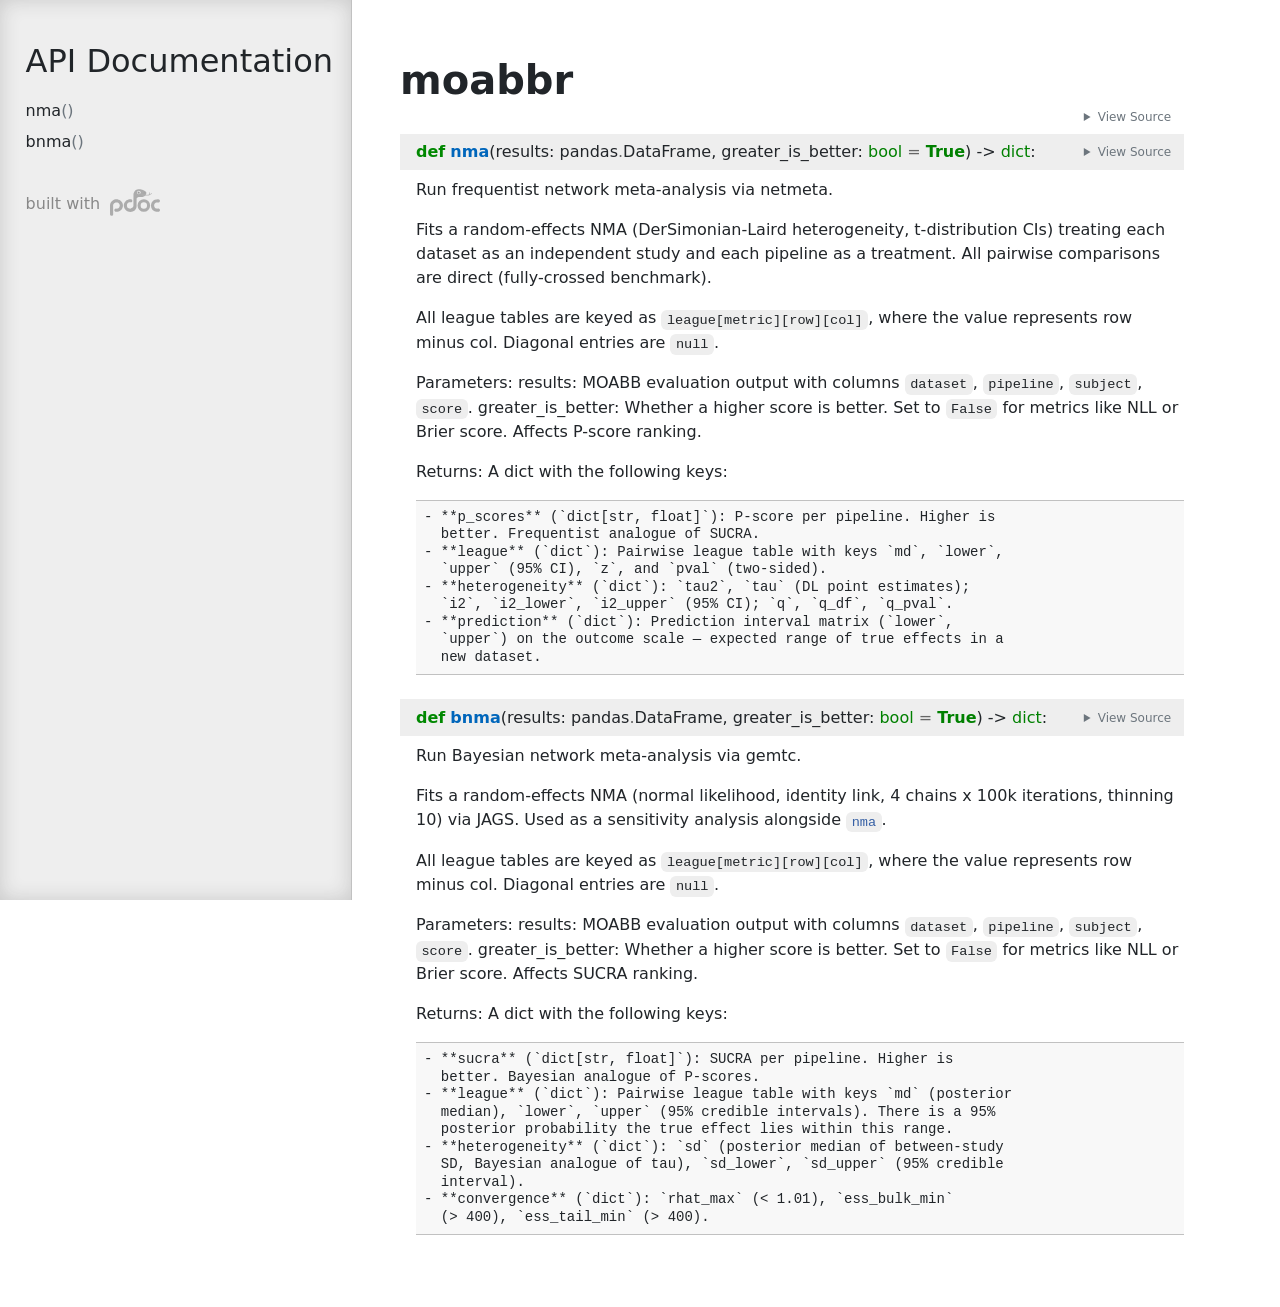
<file: python/docs/moabbr.html>
<!doctype html>
<html lang="en">
<head>
    <meta charset="utf-8">
    <meta name="viewport" content="width=device-width, initial-scale=1">
    <meta name="generator" content="pdoc 16.0.0"/>
    <title>moabbr API documentation</title>

    <style>/*! * Bootstrap Reboot v5.0.0 (https://getbootstrap.com/) * Copyright 2011-2021 The Bootstrap Authors * Copyright 2011-2021 Twitter, Inc. * Licensed under MIT (https://github.com/twbs/bootstrap/blob/main/LICENSE) * Forked from Normalize.css, licensed MIT (https://github.com/necolas/normalize.css/blob/master/LICENSE.md) */*,::after,::before{box-sizing:border-box}@media (prefers-reduced-motion:no-preference){:root{scroll-behavior:smooth}}body{margin:0;font-family:system-ui,-apple-system,"Segoe UI",Roboto,"Helvetica Neue",Arial,"Noto Sans","Liberation Sans",sans-serif,"Apple Color Emoji","Segoe UI Emoji","Segoe UI Symbol","Noto Color Emoji";font-size:1rem;font-weight:400;line-height:1.5;color:#212529;background-color:#fff;-webkit-text-size-adjust:100%;-webkit-tap-highlight-color:transparent}hr{margin:1rem 0;color:inherit;background-color:currentColor;border:0;opacity:.25}hr:not([size]){height:1px}h1,h2,h3,h4,h5,h6{margin-top:0;margin-bottom:.5rem;font-weight:500;line-height:1.2}h1{font-size:calc(1.375rem + 1.5vw)}@media (min-width:1200px){h1{font-size:2.5rem}}h2{font-size:calc(1.325rem + .9vw)}@media (min-width:1200px){h2{font-size:2rem}}h3{font-size:calc(1.3rem + .6vw)}@media (min-width:1200px){h3{font-size:1.75rem}}h4{font-size:calc(1.275rem + .3vw)}@media (min-width:1200px){h4{font-size:1.5rem}}h5{font-size:1.25rem}h6{font-size:1rem}p{margin-top:0;margin-bottom:1rem}abbr[data-bs-original-title],abbr[title]{-webkit-text-decoration:underline dotted;text-decoration:underline dotted;cursor:help;-webkit-text-decoration-skip-ink:none;text-decoration-skip-ink:none}address{margin-bottom:1rem;font-style:normal;line-height:inherit}ol,ul{padding-left:2rem}dl,ol,ul{margin-top:0;margin-bottom:1rem}ol ol,ol ul,ul ol,ul ul{margin-bottom:0}dt{font-weight:700}dd{margin-bottom:.5rem;margin-left:0}blockquote{margin:0 0 1rem}b,strong{font-weight:bolder}small{font-size:.875em}mark{padding:.2em;background-color:#fcf8e3}sub,sup{position:relative;font-size:.75em;line-height:0;vertical-align:baseline}sub{bottom:-.25em}sup{top:-.5em}a{color:#0d6efd;text-decoration:underline}a:hover{color:#0a58ca}a:not([href]):not([class]),a:not([href]):not([class]):hover{color:inherit;text-decoration:none}code,kbd,pre,samp{font-family:SFMono-Regular,Menlo,Monaco,Consolas,"Liberation Mono","Courier New",monospace;font-size:1em;direction:ltr;unicode-bidi:bidi-override}pre{display:block;margin-top:0;margin-bottom:1rem;overflow:auto;font-size:.875em}pre code{font-size:inherit;color:inherit;word-break:normal}code{font-size:.875em;color:#d63384;word-wrap:break-word}a>code{color:inherit}kbd{padding:.2rem .4rem;font-size:.875em;color:#fff;background-color:#212529;border-radius:.2rem}kbd kbd{padding:0;font-size:1em;font-weight:700}figure{margin:0 0 1rem}img,svg{vertical-align:middle}table{caption-side:bottom;border-collapse:collapse}caption{padding-top:.5rem;padding-bottom:.5rem;color:#6c757d;text-align:left}th{text-align:inherit;text-align:-webkit-match-parent}tbody,td,tfoot,th,thead,tr{border-color:inherit;border-style:solid;border-width:0}label{display:inline-block}button{border-radius:0}button:focus:not(:focus-visible){outline:0}button,input,optgroup,select,textarea{margin:0;font-family:inherit;font-size:inherit;line-height:inherit}button,select{text-transform:none}[role=button]{cursor:pointer}select{word-wrap:normal}select:disabled{opacity:1}[list]::-webkit-calendar-picker-indicator{display:none}[type=button],[type=reset],[type=submit],button{-webkit-appearance:button}[type=button]:not(:disabled),[type=reset]:not(:disabled),[type=submit]:not(:disabled),button:not(:disabled){cursor:pointer}::-moz-focus-inner{padding:0;border-style:none}textarea{resize:vertical}fieldset{min-width:0;padding:0;margin:0;border:0}legend{float:left;width:100%;padding:0;margin-bottom:.5rem;font-size:calc(1.275rem + .3vw);line-height:inherit}@media (min-width:1200px){legend{font-size:1.5rem}}legend+*{clear:left}::-webkit-datetime-edit-day-field,::-webkit-datetime-edit-fields-wrapper,::-webkit-datetime-edit-hour-field,::-webkit-datetime-edit-minute,::-webkit-datetime-edit-month-field,::-webkit-datetime-edit-text,::-webkit-datetime-edit-year-field{padding:0}::-webkit-inner-spin-button{height:auto}[type=search]{outline-offset:-2px;-webkit-appearance:textfield}::-webkit-search-decoration{-webkit-appearance:none}::-webkit-color-swatch-wrapper{padding:0}::file-selector-button{font:inherit}::-webkit-file-upload-button{font:inherit;-webkit-appearance:button}output{display:inline-block}iframe{border:0}summary{display:list-item;cursor:pointer}progress{vertical-align:baseline}[hidden]{display:none!important}</style>
    <style>/*! syntax-highlighting.css */pre{line-height:125%;}span.linenos{color:inherit; background-color:transparent; padding-left:5px; padding-right:20px;}.pdoc-code .hll{background-color:#ffffcc}.pdoc-code{background:#f8f8f8;}.pdoc-code .c{color:#3D7B7B; font-style:italic}.pdoc-code .err{border:1px solid #FF0000}.pdoc-code .k{color:#008000; font-weight:bold}.pdoc-code .o{color:#666666}.pdoc-code .ch{color:#3D7B7B; font-style:italic}.pdoc-code .cm{color:#3D7B7B; font-style:italic}.pdoc-code .cp{color:#9C6500}.pdoc-code .cpf{color:#3D7B7B; font-style:italic}.pdoc-code .c1{color:#3D7B7B; font-style:italic}.pdoc-code .cs{color:#3D7B7B; font-style:italic}.pdoc-code .gd{color:#A00000}.pdoc-code .ge{font-style:italic}.pdoc-code .gr{color:#E40000}.pdoc-code .gh{color:#000080; font-weight:bold}.pdoc-code .gi{color:#008400}.pdoc-code .go{color:#717171}.pdoc-code .gp{color:#000080; font-weight:bold}.pdoc-code .gs{font-weight:bold}.pdoc-code .gu{color:#800080; font-weight:bold}.pdoc-code .gt{color:#0044DD}.pdoc-code .kc{color:#008000; font-weight:bold}.pdoc-code .kd{color:#008000; font-weight:bold}.pdoc-code .kn{color:#008000; font-weight:bold}.pdoc-code .kp{color:#008000}.pdoc-code .kr{color:#008000; font-weight:bold}.pdoc-code .kt{color:#B00040}.pdoc-code .m{color:#666666}.pdoc-code .s{color:#BA2121}.pdoc-code .na{color:#687822}.pdoc-code .nb{color:#008000}.pdoc-code .nc{color:#0000FF; font-weight:bold}.pdoc-code .no{color:#880000}.pdoc-code .nd{color:#AA22FF}.pdoc-code .ni{color:#717171; font-weight:bold}.pdoc-code .ne{color:#CB3F38; font-weight:bold}.pdoc-code .nf{color:#0000FF}.pdoc-code .nl{color:#767600}.pdoc-code .nn{color:#0000FF; font-weight:bold}.pdoc-code .nt{color:#008000; font-weight:bold}.pdoc-code .nv{color:#19177C}.pdoc-code .ow{color:#AA22FF; font-weight:bold}.pdoc-code .w{color:#bbbbbb}.pdoc-code .mb{color:#666666}.pdoc-code .mf{color:#666666}.pdoc-code .mh{color:#666666}.pdoc-code .mi{color:#666666}.pdoc-code .mo{color:#666666}.pdoc-code .sa{color:#BA2121}.pdoc-code .sb{color:#BA2121}.pdoc-code .sc{color:#BA2121}.pdoc-code .dl{color:#BA2121}.pdoc-code .sd{color:#BA2121; font-style:italic}.pdoc-code .s2{color:#BA2121}.pdoc-code .se{color:#AA5D1F; font-weight:bold}.pdoc-code .sh{color:#BA2121}.pdoc-code .si{color:#A45A77; font-weight:bold}.pdoc-code .sx{color:#008000}.pdoc-code .sr{color:#A45A77}.pdoc-code .s1{color:#BA2121}.pdoc-code .ss{color:#19177C}.pdoc-code .bp{color:#008000}.pdoc-code .fm{color:#0000FF}.pdoc-code .vc{color:#19177C}.pdoc-code .vg{color:#19177C}.pdoc-code .vi{color:#19177C}.pdoc-code .vm{color:#19177C}.pdoc-code .il{color:#666666}</style>
    <style>/*! theme.css */:root{--pdoc-background:#fff;}.pdoc{--text:#212529;--muted:#6c757d;--link:#3660a5;--link-hover:#1659c5;--code:#f8f8f8;--active:#fff598;--accent:#eee;--accent2:#c1c1c1;--nav-hover:rgba(255, 255, 255, 0.5);--name:#0066BB;--def:#008800;--annotation:#007020;}</style>
    <style>/*! layout.css */html, body{width:100%;height:100%;}html, main{scroll-behavior:smooth;}body{background-color:var(--pdoc-background);}@media (max-width:769px){#navtoggle{cursor:pointer;position:absolute;width:50px;height:40px;top:1rem;right:1rem;border-color:var(--text);color:var(--text);display:flex;opacity:0.8;z-index:999;}#navtoggle:hover{opacity:1;}#togglestate + div{display:none;}#togglestate:checked + div{display:inherit;}main, header{padding:2rem 3vw;}header + main{margin-top:-3rem;}.git-button{display:none !important;}nav input[type="search"]{max-width:77%;}nav input[type="search"]:first-child{margin-top:-6px;}nav input[type="search"]:valid ~ *{display:none !important;}}@media (min-width:770px){:root{--sidebar-width:clamp(12.5rem, 28vw, 22rem);}nav{position:fixed;overflow:auto;height:100vh;width:var(--sidebar-width);}main, header{padding:3rem 2rem 3rem calc(var(--sidebar-width) + 3rem);width:calc(54rem + var(--sidebar-width));max-width:100%;}header + main{margin-top:-4rem;}#navtoggle{display:none;}}#togglestate{position:absolute;height:0;opacity:0;}nav.pdoc{--pad:clamp(0.5rem, 2vw, 1.75rem);--indent:1.5rem;background-color:var(--accent);border-right:1px solid var(--accent2);box-shadow:0 0 20px rgba(50, 50, 50, .2) inset;padding:0 0 0 var(--pad);overflow-wrap:anywhere;scrollbar-width:thin; scrollbar-color:var(--accent2) transparent; z-index:1}nav.pdoc::-webkit-scrollbar{width:.4rem; }nav.pdoc::-webkit-scrollbar-thumb{background-color:var(--accent2); }nav.pdoc > div{padding:var(--pad) 0;}nav.pdoc .module-list-button{display:inline-flex;align-items:center;color:var(--text);border-color:var(--muted);margin-bottom:1rem;}nav.pdoc .module-list-button:hover{border-color:var(--text);}nav.pdoc input[type=search]{display:block;outline-offset:0;width:calc(100% - var(--pad));}nav.pdoc .logo{max-width:calc(100% - var(--pad));max-height:35vh;display:block;margin:0 auto 1rem;transform:translate(calc(-.5 * var(--pad)), 0);}nav.pdoc ul{list-style:none;padding-left:0;}nav.pdoc > div > ul{margin-left:calc(0px - var(--pad));}nav.pdoc li a{padding:.2rem 0 .2rem calc(var(--pad) + var(--indent));}nav.pdoc > div > ul > li > a{padding-left:var(--pad);}nav.pdoc li{transition:all 100ms;}nav.pdoc li:hover{background-color:var(--nav-hover);}nav.pdoc a, nav.pdoc a:hover{color:var(--text);}nav.pdoc a{display:block;}nav.pdoc > h2:first-of-type{margin-top:1.5rem;}nav.pdoc .class:before{content:"class ";color:var(--muted);}nav.pdoc .function:after{content:"()";color:var(--muted);}nav.pdoc footer:before{content:"";display:block;width:calc(100% - var(--pad));border-top:solid var(--accent2) 1px;margin-top:1.5rem;padding-top:.5rem;}nav.pdoc footer{font-size:small;}</style>
    <style>/*! content.css */.pdoc{color:var(--text);box-sizing:border-box;line-height:1.5;background:none;}.pdoc .pdoc-button{cursor:pointer;display:inline-block;border:solid black 1px;border-radius:2px;font-size:.75rem;padding:calc(0.5em - 1px) 1em;transition:100ms all;}.pdoc .alert{padding:1rem 1rem 1rem calc(1.5rem + 24px);border:1px solid transparent;border-radius:.25rem;background-repeat:no-repeat;background-position:.75rem center;margin-bottom:1rem;}.pdoc .alert > em{display:none;}.pdoc .alert > *:last-child{margin-bottom:0;}.pdoc .alert.note{color:#084298;background-color:#cfe2ff;border-color:#b6d4fe;background-image:url("data:image/svg+xml,%3Csvg%20xmlns%3D%22http%3A//www.w3.org/2000/svg%22%20width%3D%2224%22%20height%3D%2224%22%20fill%3D%22%23084298%22%20viewBox%3D%220%200%2016%2016%22%3E%3Cpath%20d%3D%22M8%2016A8%208%200%201%200%208%200a8%208%200%200%200%200%2016zm.93-9.412-1%204.705c-.07.34.029.533.304.533.194%200%20.487-.07.686-.246l-.088.416c-.287.346-.92.598-1.465.598-.703%200-1.002-.422-.808-1.319l.738-3.468c.064-.293.006-.399-.287-.47l-.451-.081.082-.381%202.29-.287zM8%205.5a1%201%200%201%201%200-2%201%201%200%200%201%200%202z%22/%3E%3C/svg%3E");}.pdoc .alert.tip{color:#0a3622;background-color:#d1e7dd;border-color:#a3cfbb;background-image:url("data:image/svg+xml,%3Csvg%20xmlns%3D%22http%3A//www.w3.org/2000/svg%22%20width%3D%2224%22%20height%3D%2224%22%20fill%3D%22%230a3622%22%20viewBox%3D%220%200%2016%2016%22%3E%3Cpath%20d%3D%22M2%206a6%206%200%201%201%2010.174%204.31c-.203.196-.359.4-.453.619l-.762%201.769A.5.5%200%200%201%2010.5%2013a.5.5%200%200%201%200%201%20.5.5%200%200%201%200%201l-.224.447a1%201%200%200%201-.894.553H6.618a1%201%200%200%201-.894-.553L5.5%2015a.5.5%200%200%201%200-1%20.5.5%200%200%201%200-1%20.5.5%200%200%201-.46-.302l-.761-1.77a2%202%200%200%200-.453-.618A5.98%205.98%200%200%201%202%206m6-5a5%205%200%200%200-3.479%208.592c.263.254.514.564.676.941L5.83%2012h4.342l.632-1.467c.162-.377.413-.687.676-.941A5%205%200%200%200%208%201%22/%3E%3C/svg%3E");}.pdoc .alert.important{color:#055160;background-color:#cff4fc;border-color:#9eeaf9;background-image:url("data:image/svg+xml,%3Csvg%20xmlns%3D%22http%3A//www.w3.org/2000/svg%22%20width%3D%2224%22%20height%3D%2224%22%20fill%3D%22%23055160%22%20viewBox%3D%220%200%2016%2016%22%3E%3Cpath%20d%3D%22M2%200a2%202%200%200%200-2%202v12a2%202%200%200%200%202%202h12a2%202%200%200%200%202-2V2a2%202%200%200%200-2-2zm6%204c.535%200%20.954.462.9.995l-.35%203.507a.552.552%200%200%201-1.1%200L7.1%204.995A.905.905%200%200%201%208%204m.002%206a1%201%200%201%201%200%202%201%201%200%200%201%200-2%22/%3E%3C/svg%3E");}.pdoc .alert.warning{color:#664d03;background-color:#fff3cd;border-color:#ffecb5;background-image:url("data:image/svg+xml,%3Csvg%20xmlns%3D%22http%3A//www.w3.org/2000/svg%22%20width%3D%2224%22%20height%3D%2224%22%20fill%3D%22%23664d03%22%20viewBox%3D%220%200%2016%2016%22%3E%3Cpath%20d%3D%22M8.982%201.566a1.13%201.13%200%200%200-1.96%200L.165%2013.233c-.457.778.091%201.767.98%201.767h13.713c.889%200%201.438-.99.98-1.767L8.982%201.566zM8%205c.535%200%20.954.462.9.995l-.35%203.507a.552.552%200%200%201-1.1%200L7.1%205.995A.905.905%200%200%201%208%205zm.002%206a1%201%200%201%201%200%202%201%201%200%200%201%200-2z%22/%3E%3C/svg%3E");}.pdoc .alert.caution{color:#842029;background-color:#f8d7da;border-color:#f5c2c7;background-image:url("data:image/svg+xml,%3Csvg%20xmlns%3D%22http%3A//www.w3.org/2000/svg%22%20width%3D%2224%22%20height%3D%2224%22%20fill%3D%22%23842029%22%20viewBox%3D%220%200%2016%2016%22%3E%3Cpath%20d%3D%22M11.46.146A.5.5%200%200%200%2011.107%200H4.893a.5.5%200%200%200-.353.146L.146%204.54A.5.5%200%200%200%200%204.893v6.214a.5.5%200%200%200%20.146.353l4.394%204.394a.5.5%200%200%200%20.353.146h6.214a.5.5%200%200%200%20.353-.146l4.394-4.394a.5.5%200%200%200%20.146-.353V4.893a.5.5%200%200%200-.146-.353zM8%204c.535%200%20.954.462.9.995l-.35%203.507a.552.552%200%200%201-1.1%200L7.1%204.995A.905.905%200%200%201%208%204m.002%206a1%201%200%201%201%200%202%201%201%200%200%201%200-2%22/%3E%3C/svg%3E");}.pdoc .alert.danger{color:#842029;background-color:#f8d7da;border-color:#f5c2c7;background-image:url("data:image/svg+xml,%3Csvg%20xmlns%3D%22http%3A//www.w3.org/2000/svg%22%20width%3D%2224%22%20height%3D%2224%22%20fill%3D%22%23842029%22%20viewBox%3D%220%200%2016%2016%22%3E%3Cpath%20d%3D%22M5.52.359A.5.5%200%200%201%206%200h4a.5.5%200%200%201%20.474.658L8.694%206H12.5a.5.5%200%200%201%20.395.807l-7%209a.5.5%200%200%201-.873-.454L6.823%209.5H3.5a.5.5%200%200%201-.48-.641l2.5-8.5z%22/%3E%3C/svg%3E");}.pdoc .visually-hidden{position:absolute !important;width:1px !important;height:1px !important;padding:0 !important;margin:-1px !important;overflow:hidden !important;clip:rect(0, 0, 0, 0) !important;white-space:nowrap !important;border:0 !important;}.pdoc h1, .pdoc h2, .pdoc h3{font-weight:300;margin:.3em 0;padding:.2em 0;}.pdoc > section:not(.module-info) h1{font-size:1.5rem;font-weight:500;}.pdoc > section:not(.module-info) h2{font-size:1.4rem;font-weight:500;}.pdoc > section:not(.module-info) h3{font-size:1.3rem;font-weight:500;}.pdoc > section:not(.module-info) h4{font-size:1.2rem;}.pdoc > section:not(.module-info) h5{font-size:1.1rem;}.pdoc a{text-decoration:none;color:var(--link);}.pdoc a:hover{color:var(--link-hover);}.pdoc blockquote{margin-left:2rem;}.pdoc pre{border-top:1px solid var(--accent2);border-bottom:1px solid var(--accent2);margin-top:0;margin-bottom:1em;padding:.5rem 0 .5rem .5rem;overflow-x:auto;background-color:var(--code);}.pdoc code{color:var(--text);padding:.2em .4em;margin:0;font-size:85%;background-color:var(--accent);border-radius:6px;}.pdoc a > code{color:inherit;}.pdoc pre > code{display:inline-block;font-size:inherit;background:none;border:none;padding:0;}.pdoc > section:not(.module-info){margin-bottom:1.5rem;}.pdoc .modulename{margin-top:0;font-weight:bold;}.pdoc .modulename a{color:var(--link);transition:100ms all;}.pdoc .git-button{float:right;border:solid var(--link) 1px;}.pdoc .git-button:hover{background-color:var(--link);color:var(--pdoc-background);}.view-source-toggle-state,.view-source-toggle-state ~ .pdoc-code{display:none;}.view-source-toggle-state:checked ~ .pdoc-code{display:block;}.view-source-button{display:inline-block;float:right;font-size:.75rem;line-height:1.5rem;color:var(--muted);padding:0 .4rem 0 1.3rem;cursor:pointer;text-indent:-2px;}.view-source-button > span{visibility:hidden;}.module-info .view-source-button{float:none;display:flex;justify-content:flex-end;margin:-1.2rem .4rem -.2rem 0;}.view-source-button::before{position:absolute;content:"View Source";display:list-item;list-style-type:disclosure-closed;}.view-source-toggle-state:checked ~ .attr .view-source-button::before,.view-source-toggle-state:checked ~ .view-source-button::before{list-style-type:disclosure-open;}.pdoc .docstring{margin-bottom:1.5rem;}.pdoc section:not(.module-info) .docstring{margin-left:clamp(0rem, 5vw - 2rem, 1rem);}.pdoc .docstring .pdoc-code{margin-left:1em;margin-right:1em;}.pdoc h1:target,.pdoc h2:target,.pdoc h3:target,.pdoc h4:target,.pdoc h5:target,.pdoc h6:target,.pdoc .pdoc-code > pre > span:target{background-color:var(--active);box-shadow:-1rem 0 0 0 var(--active);}.pdoc .pdoc-code > pre > span:target{display:block;}.pdoc div:target > .attr,.pdoc section:target > .attr,.pdoc dd:target > a{background-color:var(--active);}.pdoc *{scroll-margin:2rem;}.pdoc .pdoc-code .linenos{user-select:none;}.pdoc .attr:hover{filter:contrast(0.95);}.pdoc section, .pdoc .classattr{position:relative;}.pdoc .headerlink{--width:clamp(1rem, 3vw, 2rem);position:absolute;top:0;left:calc(0rem - var(--width));transition:all 100ms ease-in-out;opacity:0;}.pdoc .headerlink::before{content:"#";display:block;text-align:center;width:var(--width);height:2.3rem;line-height:2.3rem;font-size:1.5rem;}.pdoc .attr:hover ~ .headerlink,.pdoc *:target > .headerlink,.pdoc .headerlink:hover{opacity:1;}.pdoc .attr{display:block;margin:.5rem 0 .5rem;padding:.4rem .4rem .4rem 1rem;background-color:var(--accent);overflow-x:auto;}.pdoc .classattr{margin-left:2rem;}.pdoc .decorator-deprecated{color:#842029;}.pdoc .decorator-deprecated ~ span{filter:grayscale(1) opacity(0.8);}.pdoc .name{color:var(--name);font-weight:bold;}.pdoc .def{color:var(--def);font-weight:bold;}.pdoc .signature{background-color:transparent;}.pdoc .param, .pdoc .return-annotation{white-space:pre;}.pdoc .signature.multiline .param{display:block;}.pdoc .signature.condensed .param{display:inline-block;}.pdoc .annotation{color:var(--annotation);}.pdoc .view-value-toggle-state,.pdoc .view-value-toggle-state ~ .default_value{display:none;}.pdoc .view-value-toggle-state:checked ~ .default_value{display:inherit;}.pdoc .view-value-button{font-size:.5rem;vertical-align:middle;border-style:dashed;margin-top:-0.1rem;}.pdoc .view-value-button:hover{background:white;}.pdoc .view-value-button::before{content:"show";text-align:center;width:2.2em;display:inline-block;}.pdoc .view-value-toggle-state:checked ~ .view-value-button::before{content:"hide";}.pdoc .inherited{margin-left:2rem;}.pdoc .inherited dt{font-weight:700;}.pdoc .inherited dt, .pdoc .inherited dd{display:inline;margin-left:0;margin-bottom:.5rem;}.pdoc .inherited dd:not(:last-child):after{content:", ";}.pdoc .inherited .class:before{content:"class ";}.pdoc .inherited .function a:after{content:"()";}.pdoc .search-result .docstring{overflow:auto;max-height:25vh;}.pdoc .search-result.focused > .attr{background-color:var(--active);}.pdoc .attribution{margin-top:2rem;display:block;opacity:0.5;transition:all 200ms;filter:grayscale(100%);}.pdoc .attribution:hover{opacity:1;filter:grayscale(0%);}.pdoc .attribution img{margin-left:5px;height:27px;vertical-align:bottom;width:50px;transition:all 200ms;}.pdoc table{display:block;width:max-content;max-width:100%;overflow:auto;margin-bottom:1rem;}.pdoc table th{font-weight:600;}.pdoc table th, .pdoc table td{padding:6px 13px;border:1px solid var(--accent2);}</style>
    <style>/*! custom.css */</style></head>
<body>
    <nav class="pdoc">
        <label id="navtoggle" for="togglestate" class="pdoc-button"><svg xmlns='http://www.w3.org/2000/svg' viewBox='0 0 30 30'><path stroke-linecap='round' stroke="currentColor" stroke-miterlimit='10' stroke-width='2' d='M4 7h22M4 15h22M4 23h22'/></svg></label>
        <input id="togglestate" type="checkbox" aria-hidden="true" tabindex="-1">
        <div>




            <h2>API Documentation</h2>
                <ul class="memberlist">
            <li>
                    <a class="function" href="#nma">nma</a>
            </li>
            <li>
                    <a class="function" href="#bnma">bnma</a>
            </li>
    </ul>



        <a class="attribution" title="pdoc: Python API documentation generator" href="https://pdoc.dev" target="_blank">
            built with <span class="visually-hidden">pdoc</span><img
                alt="pdoc logo"
                src="data:image/svg+xml,%3Csvg%20xmlns%3D%22http%3A//www.w3.org/2000/svg%22%20role%3D%22img%22%20aria-label%3D%22pdoc%20logo%22%20width%3D%22300%22%20height%3D%22160%22%20viewBox%3D%220%200%20150%2080%22%3E%3Ctitle%3Epdoc%3C/title%3E%3Cpath%20d%3D%22M132.316%2048.886c.276-4.679%202.342-6.698%204.409-7.982s4.27-1.165%206.751-1.055c1.586.07%203.044.156%204.222-.482%201.142-.619%202.026-1.932%202.162-3.739.268-3.576-1.929-5.368-5.006-5.551s-7.599.524-10.517%201.606c-4.455%201.652-8.588%206.606-9.552%208.992s-2.342%206.193-1.745%2010.873%202.664%209.221%205.878%2011.79%205.878%203.808%2010.103%204.312%203.444.229%206.062.229%205.006-2.202%204.914-4.909-2.296-5.001-4.501-4.863-3.077.505-5.281.229-7.715-2.064-7.899-9.451z%22%20fill%3D%22%23198754%22/%3E%3Ccircle%20cx%3D%22101.504%22%20cy%3D%2248.943%22%20r%3D%2214.208%22%20fill%3D%22none%22%20stroke%3D%22%23198754%22%20stroke-width%3D%229.354%22/%3E%3Cpath%20d%3D%22M87.81.002c-3.637.065-5.001.454-7.014%201.232s-3.443%201.363-6.3%204.282c-1.723%201.76-3.148%205.019-3.776%207.329-.413%201.521-.316%202.63-.316%202.63l-.195%2034.612c.065%205.774-6.755%208.305-9.612%208.37s-9.678-1.038-9.743-9.408%207.128-9.521%208.362-9.521c1.413-.13%202.526-.021%203.718-.016%202.071.009%204.157-.778%204.092-4.671s-4.157-4.736-4.157-4.736c-6.3-.843-11.43%202.206-11.43%202.206S40.917%2038.15%2041.372%2049.634%2051.568%2068.19%2061.311%2068.125s18.316-7.007%2018.445-17.193l.13-22.772c.046-2.291%202.683-3.644%204.476-4.203.745-.232%201.694-.274%201.694-.274l10.457-.13s4.871-.324%207.729-3.114%204.352-6.294%204.352-6.294.974-3.049.13-4.606-.195-1.233-2.792-3.309-8.573-4.477-8.573-4.477S91.447-.063%2087.81.002zM0%2047.169l.065%2028.417S0%2080.127%204.481%2079.997s5.072-3.866%205.049-4.152l-.113-28.482s1.624-7.656%209.937-7.721%2010.002%206.942%2010.002%208.499-.909%2010.51-9.093%2010.51c-.948%200-2.99-.567-4.145-.272-3.919%201-3.194%204.554-3.194%204.554s.065%205.061%207.404%204.996%2018.575-6.034%2018.575-19.074S26.953%2030.04%2019.549%2029.91%201.234%2035.296%200%2047.169z%22%20fill%3D%22%23198754%22/%3E%3Cg%20transform%3D%22matrix%28.325601%200%200%20.325256%20-10.32669%20-45.802786%29%22%3E%3Ccircle%20cx%3D%22297.554%22%20cy%3D%22172.286%22%20r%3D%2216.5%22%20fill%3D%22%23fff%22/%3E%3Cellipse%20cx%3D%22297.709%22%20cy%3D%22172.642%22%20rx%3D%2211.071%22%20ry%3D%2210.871%22%20fill%3D%22%23105a48%22/%3E%3Ccircle%20cx%3D%22304.104%22%20cy%3D%22167.667%22%20r%3D%224.5%22%20fill%3D%22%23fff%22/%3E%3C/g%3E%3Cpath%20d%3D%22M94.661%2017.032l.893-1.476s.99.714%201.916.925%201.575.114%202.955.114l14.565-.162c1.283-.032%203.085-.762%203.02-3.293s-.373-3.503-.373-3.503l1.283-.487s.52.503.877%201.573.309%201.995.292%202.66-.227%201.541-.227%201.541%201.564-.308%202.359-1.038.823-.779%201.489-1.508.812-.86.812-.86.552-.13.877.26.341.957.065%201.46-1.672%202.206-3.247%203.066-2.76%201.427-3.929%201.768-3.848.73-7.063.714l-10.944-.114s-2.143-.081-3.02-.373-2.241-.973-2.598-1.265z%22%20fill%3D%22%23d36d49%22/%3E%3Cg%20fill%3D%22%23105a48%22%3E%3Cellipse%20cx%3D%2293.052%22%20cy%3D%2243.567%22%20rx%3D%22.869%22%20ry%3D%221.014%22%20transform%3D%22rotate%28341.022%29%22/%3E%3Cellipse%20cx%3D%22104.3%22%20cy%3D%22-16.184%22%20rx%3D%22.865%22%20ry%3D%221.009%22%20transform%3D%22rotate%2814.786%29%22/%3E%3C/g%3E%3C/svg%3E"/>
        </a>
</div>
    </nav>
    <main class="pdoc">
            <section class="module-info">
                    <h1 class="modulename">
moabbr    </h1>

                
                        <input id="mod-moabbr-view-source" class="view-source-toggle-state" type="checkbox" aria-hidden="true" tabindex="-1">

                        <label class="view-source-button" for="mod-moabbr-view-source"><span>View Source</span></label>

                        <div class="pdoc-code codehilite"><pre><span></span><span id="L-1"><a href="#L-1"><span class="linenos">1</span></a><span class="kn">from</span><span class="w"> </span><span class="nn">.run</span><span class="w"> </span><span class="kn">import</span> <span class="n">nma</span><span class="p">,</span> <span class="n">bnma</span>
</span><span id="L-2"><a href="#L-2"><span class="linenos">2</span></a>
</span><span id="L-3"><a href="#L-3"><span class="linenos">3</span></a><span class="n">__all__</span> <span class="o">=</span> <span class="p">[</span><span class="n">nma</span><span class="o">.</span><span class="vm">__name__</span><span class="p">,</span> <span class="n">bnma</span><span class="o">.</span><span class="vm">__name__</span><span class="p">]</span>
</span></pre></div>


            </section>
                <section id="nma">
                            <input id="nma-view-source" class="view-source-toggle-state" type="checkbox" aria-hidden="true" tabindex="-1">
<div class="attr function">
            
        <span class="def">def</span>
        <span class="name">nma</span><span class="signature pdoc-code condensed">(<span class="param"><span class="n">results</span><span class="p">:</span> <span class="n">pandas</span><span class="o">.</span><span class="n">DataFrame</span>, </span><span class="param"><span class="n">greater_is_better</span><span class="p">:</span> <span class="nb">bool</span> <span class="o">=</span> <span class="kc">True</span></span><span class="return-annotation">) -> <span class="nb">dict</span>:</span></span>

                <label class="view-source-button" for="nma-view-source"><span>View Source</span></label>

    </div>
    <a class="headerlink" href="#nma"></a>
            <div class="pdoc-code codehilite"><pre><span></span><span id="nma-29"><a href="#nma-29"><span class="linenos">29</span></a><span class="k">def</span><span class="w"> </span><span class="nf">nma</span><span class="p">(</span><span class="n">results</span><span class="p">:</span> <span class="n">pd</span><span class="o">.</span><span class="n">DataFrame</span><span class="p">,</span> <span class="n">greater_is_better</span><span class="p">:</span> <span class="nb">bool</span> <span class="o">=</span> <span class="kc">True</span><span class="p">)</span> <span class="o">-&gt;</span> <span class="nb">dict</span><span class="p">:</span>
</span><span id="nma-30"><a href="#nma-30"><span class="linenos">30</span></a><span class="w">    </span><span class="sd">&quot;&quot;&quot;Run frequentist network meta-analysis via netmeta.</span>
</span><span id="nma-31"><a href="#nma-31"><span class="linenos">31</span></a>
</span><span id="nma-32"><a href="#nma-32"><span class="linenos">32</span></a><span class="sd">    Fits a random-effects NMA (DerSimonian-Laird heterogeneity, t-distribution</span>
</span><span id="nma-33"><a href="#nma-33"><span class="linenos">33</span></a><span class="sd">    CIs) treating each dataset as an independent study and each pipeline as a</span>
</span><span id="nma-34"><a href="#nma-34"><span class="linenos">34</span></a><span class="sd">    treatment. All pairwise comparisons are direct (fully-crossed benchmark).</span>
</span><span id="nma-35"><a href="#nma-35"><span class="linenos">35</span></a>
</span><span id="nma-36"><a href="#nma-36"><span class="linenos">36</span></a><span class="sd">    All league tables are keyed as `league[metric][row][col]`, where the value</span>
</span><span id="nma-37"><a href="#nma-37"><span class="linenos">37</span></a><span class="sd">    represents row minus col. Diagonal entries are `null`.</span>
</span><span id="nma-38"><a href="#nma-38"><span class="linenos">38</span></a>
</span><span id="nma-39"><a href="#nma-39"><span class="linenos">39</span></a><span class="sd">    Parameters:</span>
</span><span id="nma-40"><a href="#nma-40"><span class="linenos">40</span></a><span class="sd">        results: MOABB evaluation output with columns `dataset`, `pipeline`,</span>
</span><span id="nma-41"><a href="#nma-41"><span class="linenos">41</span></a><span class="sd">            `subject`, `score`.</span>
</span><span id="nma-42"><a href="#nma-42"><span class="linenos">42</span></a><span class="sd">        greater_is_better: Whether a higher score is better. Set to `False`</span>
</span><span id="nma-43"><a href="#nma-43"><span class="linenos">43</span></a><span class="sd">            for metrics like NLL or Brier score. Affects P-score ranking.</span>
</span><span id="nma-44"><a href="#nma-44"><span class="linenos">44</span></a>
</span><span id="nma-45"><a href="#nma-45"><span class="linenos">45</span></a><span class="sd">    Returns:</span>
</span><span id="nma-46"><a href="#nma-46"><span class="linenos">46</span></a><span class="sd">        A dict with the following keys:</span>
</span><span id="nma-47"><a href="#nma-47"><span class="linenos">47</span></a>
</span><span id="nma-48"><a href="#nma-48"><span class="linenos">48</span></a><span class="sd">        - **p_scores** (`dict[str, float]`): P-score per pipeline. Higher is</span>
</span><span id="nma-49"><a href="#nma-49"><span class="linenos">49</span></a><span class="sd">          better. Frequentist analogue of SUCRA.</span>
</span><span id="nma-50"><a href="#nma-50"><span class="linenos">50</span></a><span class="sd">        - **league** (`dict`): Pairwise league table with keys `md`, `lower`,</span>
</span><span id="nma-51"><a href="#nma-51"><span class="linenos">51</span></a><span class="sd">          `upper` (95% CI), `z`, and `pval` (two-sided).</span>
</span><span id="nma-52"><a href="#nma-52"><span class="linenos">52</span></a><span class="sd">        - **heterogeneity** (`dict`): `tau2`, `tau` (DL point estimates);</span>
</span><span id="nma-53"><a href="#nma-53"><span class="linenos">53</span></a><span class="sd">          `i2`, `i2_lower`, `i2_upper` (95% CI); `q`, `q_df`, `q_pval`.</span>
</span><span id="nma-54"><a href="#nma-54"><span class="linenos">54</span></a><span class="sd">        - **prediction** (`dict`): Prediction interval matrix (`lower`,</span>
</span><span id="nma-55"><a href="#nma-55"><span class="linenos">55</span></a><span class="sd">          `upper`) on the outcome scale — expected range of true effects in a</span>
</span><span id="nma-56"><a href="#nma-56"><span class="linenos">56</span></a><span class="sd">          new dataset.</span>
</span><span id="nma-57"><a href="#nma-57"><span class="linenos">57</span></a><span class="sd">    &quot;&quot;&quot;</span>
</span><span id="nma-58"><a href="#nma-58"><span class="linenos">58</span></a>    <span class="k">return</span> <span class="n">_run</span><span class="p">(</span><span class="s2">&quot;nma&quot;</span><span class="p">,</span> <span class="n">results</span><span class="p">,</span> <span class="n">greater_is_better</span><span class="p">)</span>
</span></pre></div>


            <div class="docstring"><p>Run frequentist network meta-analysis via netmeta.</p>

<p>Fits a random-effects NMA (DerSimonian-Laird heterogeneity, t-distribution
CIs) treating each dataset as an independent study and each pipeline as a
treatment. All pairwise comparisons are direct (fully-crossed benchmark).</p>

<p>All league tables are keyed as <code>league[metric][row][col]</code>, where the value
represents row minus col. Diagonal entries are <code>null</code>.</p>

<p>Parameters:
    results: MOABB evaluation output with columns <code>dataset</code>, <code>pipeline</code>,
        <code>subject</code>, <code>score</code>.
    greater_is_better: Whether a higher score is better. Set to <code>False</code>
        for metrics like NLL or Brier score. Affects P-score ranking.</p>

<p>Returns:
    A dict with the following keys:</p>

<pre><code>- **p_scores** (`dict[str, float]`): P-score per pipeline. Higher is
  better. Frequentist analogue of SUCRA.
- **league** (`dict`): Pairwise league table with keys `md`, `lower`,
  `upper` (95% CI), `z`, and `pval` (two-sided).
- **heterogeneity** (`dict`): `tau2`, `tau` (DL point estimates);
  `i2`, `i2_lower`, `i2_upper` (95% CI); `q`, `q_df`, `q_pval`.
- **prediction** (`dict`): Prediction interval matrix (`lower`,
  `upper`) on the outcome scale — expected range of true effects in a
  new dataset.
</code></pre>
</div>


                </section>
                <section id="bnma">
                            <input id="bnma-view-source" class="view-source-toggle-state" type="checkbox" aria-hidden="true" tabindex="-1">
<div class="attr function">
            
        <span class="def">def</span>
        <span class="name">bnma</span><span class="signature pdoc-code condensed">(<span class="param"><span class="n">results</span><span class="p">:</span> <span class="n">pandas</span><span class="o">.</span><span class="n">DataFrame</span>, </span><span class="param"><span class="n">greater_is_better</span><span class="p">:</span> <span class="nb">bool</span> <span class="o">=</span> <span class="kc">True</span></span><span class="return-annotation">) -> <span class="nb">dict</span>:</span></span>

                <label class="view-source-button" for="bnma-view-source"><span>View Source</span></label>

    </div>
    <a class="headerlink" href="#bnma"></a>
            <div class="pdoc-code codehilite"><pre><span></span><span id="bnma-61"><a href="#bnma-61"><span class="linenos">61</span></a><span class="k">def</span><span class="w"> </span><span class="nf">bnma</span><span class="p">(</span><span class="n">results</span><span class="p">:</span> <span class="n">pd</span><span class="o">.</span><span class="n">DataFrame</span><span class="p">,</span> <span class="n">greater_is_better</span><span class="p">:</span> <span class="nb">bool</span> <span class="o">=</span> <span class="kc">True</span><span class="p">)</span> <span class="o">-&gt;</span> <span class="nb">dict</span><span class="p">:</span>
</span><span id="bnma-62"><a href="#bnma-62"><span class="linenos">62</span></a><span class="w">    </span><span class="sd">&quot;&quot;&quot;Run Bayesian network meta-analysis via gemtc.</span>
</span><span id="bnma-63"><a href="#bnma-63"><span class="linenos">63</span></a>
</span><span id="bnma-64"><a href="#bnma-64"><span class="linenos">64</span></a><span class="sd">    Fits a random-effects NMA (normal likelihood, identity link, 4 chains x</span>
</span><span id="bnma-65"><a href="#bnma-65"><span class="linenos">65</span></a><span class="sd">    100k iterations, thinning 10) via JAGS. Used as a sensitivity analysis</span>
</span><span id="bnma-66"><a href="#bnma-66"><span class="linenos">66</span></a><span class="sd">    alongside `nma`.</span>
</span><span id="bnma-67"><a href="#bnma-67"><span class="linenos">67</span></a>
</span><span id="bnma-68"><a href="#bnma-68"><span class="linenos">68</span></a><span class="sd">    All league tables are keyed as `league[metric][row][col]`, where the value</span>
</span><span id="bnma-69"><a href="#bnma-69"><span class="linenos">69</span></a><span class="sd">    represents row minus col. Diagonal entries are `null`.</span>
</span><span id="bnma-70"><a href="#bnma-70"><span class="linenos">70</span></a>
</span><span id="bnma-71"><a href="#bnma-71"><span class="linenos">71</span></a><span class="sd">    Parameters:</span>
</span><span id="bnma-72"><a href="#bnma-72"><span class="linenos">72</span></a><span class="sd">        results: MOABB evaluation output with columns `dataset`, `pipeline`,</span>
</span><span id="bnma-73"><a href="#bnma-73"><span class="linenos">73</span></a><span class="sd">            `subject`, `score`.</span>
</span><span id="bnma-74"><a href="#bnma-74"><span class="linenos">74</span></a><span class="sd">        greater_is_better: Whether a higher score is better. Set to `False`</span>
</span><span id="bnma-75"><a href="#bnma-75"><span class="linenos">75</span></a><span class="sd">            for metrics like NLL or Brier score. Affects SUCRA ranking.</span>
</span><span id="bnma-76"><a href="#bnma-76"><span class="linenos">76</span></a>
</span><span id="bnma-77"><a href="#bnma-77"><span class="linenos">77</span></a><span class="sd">    Returns:</span>
</span><span id="bnma-78"><a href="#bnma-78"><span class="linenos">78</span></a><span class="sd">        A dict with the following keys:</span>
</span><span id="bnma-79"><a href="#bnma-79"><span class="linenos">79</span></a>
</span><span id="bnma-80"><a href="#bnma-80"><span class="linenos">80</span></a><span class="sd">        - **sucra** (`dict[str, float]`): SUCRA per pipeline. Higher is</span>
</span><span id="bnma-81"><a href="#bnma-81"><span class="linenos">81</span></a><span class="sd">          better. Bayesian analogue of P-scores.</span>
</span><span id="bnma-82"><a href="#bnma-82"><span class="linenos">82</span></a><span class="sd">        - **league** (`dict`): Pairwise league table with keys `md` (posterior</span>
</span><span id="bnma-83"><a href="#bnma-83"><span class="linenos">83</span></a><span class="sd">          median), `lower`, `upper` (95% credible intervals). There is a 95%</span>
</span><span id="bnma-84"><a href="#bnma-84"><span class="linenos">84</span></a><span class="sd">          posterior probability the true effect lies within this range.</span>
</span><span id="bnma-85"><a href="#bnma-85"><span class="linenos">85</span></a><span class="sd">        - **heterogeneity** (`dict`): `sd` (posterior median of between-study</span>
</span><span id="bnma-86"><a href="#bnma-86"><span class="linenos">86</span></a><span class="sd">          SD, Bayesian analogue of tau), `sd_lower`, `sd_upper` (95% credible</span>
</span><span id="bnma-87"><a href="#bnma-87"><span class="linenos">87</span></a><span class="sd">          interval).</span>
</span><span id="bnma-88"><a href="#bnma-88"><span class="linenos">88</span></a><span class="sd">        - **convergence** (`dict`): `rhat_max` (&lt; 1.01), `ess_bulk_min`</span>
</span><span id="bnma-89"><a href="#bnma-89"><span class="linenos">89</span></a><span class="sd">          (&gt; 400), `ess_tail_min` (&gt; 400).</span>
</span><span id="bnma-90"><a href="#bnma-90"><span class="linenos">90</span></a><span class="sd">    &quot;&quot;&quot;</span>
</span><span id="bnma-91"><a href="#bnma-91"><span class="linenos">91</span></a>    <span class="k">return</span> <span class="n">_run</span><span class="p">(</span><span class="s2">&quot;bnma&quot;</span><span class="p">,</span> <span class="n">results</span><span class="p">,</span> <span class="n">greater_is_better</span><span class="p">)</span>
</span></pre></div>


            <div class="docstring"><p>Run Bayesian network meta-analysis via gemtc.</p>

<p>Fits a random-effects NMA (normal likelihood, identity link, 4 chains x
100k iterations, thinning 10) via JAGS. Used as a sensitivity analysis
alongside <code><a href="#nma">nma</a></code>.</p>

<p>All league tables are keyed as <code>league[metric][row][col]</code>, where the value
represents row minus col. Diagonal entries are <code>null</code>.</p>

<p>Parameters:
    results: MOABB evaluation output with columns <code>dataset</code>, <code>pipeline</code>,
        <code>subject</code>, <code>score</code>.
    greater_is_better: Whether a higher score is better. Set to <code>False</code>
        for metrics like NLL or Brier score. Affects SUCRA ranking.</p>

<p>Returns:
    A dict with the following keys:</p>

<pre><code>- **sucra** (`dict[str, float]`): SUCRA per pipeline. Higher is
  better. Bayesian analogue of P-scores.
- **league** (`dict`): Pairwise league table with keys `md` (posterior
  median), `lower`, `upper` (95% credible intervals). There is a 95%
  posterior probability the true effect lies within this range.
- **heterogeneity** (`dict`): `sd` (posterior median of between-study
  SD, Bayesian analogue of tau), `sd_lower`, `sd_upper` (95% credible
  interval).
- **convergence** (`dict`): `rhat_max` (&lt; 1.01), `ess_bulk_min`
  (&gt; 400), `ess_tail_min` (&gt; 400).
</code></pre>
</div>


                </section>
    </main>
</body>
</html>
</file>
<file: docs/_static/pygments.css>
.highlight pre { line-height: 125%; }
.highlight td.linenos .normal { color: inherit; background-color: transparent; padding-left: 5px; padding-right: 5px; }
.highlight span.linenos { color: inherit; background-color: transparent; padding-left: 5px; padding-right: 5px; }
.highlight td.linenos .special { color: #000000; background-color: #ffffc0; padding-left: 5px; padding-right: 5px; }
.highlight span.linenos.special { color: #000000; background-color: #ffffc0; padding-left: 5px; padding-right: 5px; }
.highlight .hll { background-color: #fdf2e2 }
.highlight { background: #f2f2f2; color: #1E1E1E }
.highlight .c { color: #515151 } /* Comment */
.highlight .err { color: #D71835 } /* Error */
.highlight .k { color: #8045E5 } /* Keyword */
.highlight .l { color: #7F4707 } /* Literal */
.highlight .n { color: #1E1E1E } /* Name */
.highlight .o { color: #163 } /* Operator */
.highlight .p { color: #1E1E1E } /* Punctuation */
.highlight .ch { color: #515151 } /* Comment.Hashbang */
.highlight .cm { color: #515151 } /* Comment.Multiline */
.highlight .cp { color: #515151 } /* Comment.Preproc */
.highlight .cpf { color: #515151 } /* Comment.PreprocFile */
.highlight .c1 { color: #515151 } /* Comment.Single */
.highlight .cs { color: #515151 } /* Comment.Special */
.highlight .gd { color: #00749C } /* Generic.Deleted */
.highlight .ge { font-style: italic } /* Generic.Emph */
.highlight .gh { color: #00749C } /* Generic.Heading */
.highlight .gs { font-weight: bold } /* Generic.Strong */
.highlight .gu { color: #00749C } /* Generic.Subheading */
.highlight .kc { color: #8045E5 } /* Keyword.Constant */
.highlight .kd { color: #8045E5 } /* Keyword.Declaration */
.highlight .kn { color: #8045E5 } /* Keyword.Namespace */
.highlight .kp { color: #8045E5 } /* Keyword.Pseudo */
.highlight .kr { color: #8045E5 } /* Keyword.Reserved */
.highlight .kt { color: #7F4707 } /* Keyword.Type */
.highlight .ld { color: #7F4707 } /* Literal.Date */
.highlight .m { color: #7F4707 } /* Literal.Number */
.highlight .s { color: #163 } /* Literal.String */
.highlight .na { color: #7F4707 } /* Name.Attribute */
.highlight .nb { color: #7F4707 } /* Name.Builtin */
.highlight .nc { color: #00749C } /* Name.Class */
.highlight .no { color: #00749C } /* Name.Constant */
.highlight .nd { color: #7F4707 } /* Name.Decorator */
.highlight .ni { color: #163 } /* Name.Entity */
.highlight .ne { color: #8045E5 } /* Name.Exception */
.highlight .nf { color: #00749C } /* Name.Function */
.highlight .nl { color: #7F4707 } /* Name.Label */
.highlight .nn { color: #1E1E1E } /* Name.Namespace */
.highlight .nx { color: #1E1E1E } /* Name.Other */
.highlight .py { color: #00749C } /* Name.Property */
.highlight .nt { color: #00749C } /* Name.Tag */
.highlight .nv { color: #D71835 } /* Name.Variable */
.highlight .ow { color: #8045E5 } /* Operator.Word */
.highlight .pm { color: #1E1E1E } /* Punctuation.Marker */
.highlight .w { color: #1E1E1E } /* Text.Whitespace */
.highlight .mb { color: #7F4707 } /* Literal.Number.Bin */
.highlight .mf { color: #7F4707 } /* Literal.Number.Float */
.highlight .mh { color: #7F4707 } /* Literal.Number.Hex */
.highlight .mi { color: #7F4707 } /* Literal.Number.Integer */
.highlight .mo { color: #7F4707 } /* Literal.Number.Oct */
.highlight .sa { color: #163 } /* Literal.String.Affix */
.highlight .sb { color: #163 } /* Literal.String.Backtick */
.highlight .sc { color: #163 } /* Literal.String.Char */
.highlight .dl { color: #163 } /* Literal.String.Delimiter */
.highlight .sd { color: #163 } /* Literal.String.Doc */
.highlight .s2 { color: #163 } /* Literal.String.Double */
.highlight .se { color: #163 } /* Literal.String.Escape */
.highlight .sh { color: #163 } /* Literal.String.Heredoc */
.highlight .si { color: #163 } /* Literal.String.Interpol */
.highlight .sx { color: #163 } /* Literal.String.Other */
.highlight .sr { color: #D71835 } /* Literal.String.Regex */
.highlight .s1 { color: #163 } /* Literal.String.Single */
.highlight .ss { color: #00749C } /* Literal.String.Symbol */
.highlight .bp { color: #7F4707 } /* Name.Builtin.Pseudo */
.highlight .fm { color: #00749C } /* Name.Function.Magic */
.highlight .vc { color: #D71835 } /* Name.Variable.Class */
.highlight .vg { color: #D71835 } /* Name.Variable.Global */
.highlight .vi { color: #D71835 } /* Name.Variable.Instance */
.highlight .vm { color: #7F4707 } /* Name.Variable.Magic */
.highlight .il { color: #7F4707 } /* Literal.Number.Integer.Long */
@media not print {
body[data-theme="dark"] .highlight pre { line-height: 125%; }
body[data-theme="dark"] .highlight td.linenos .normal { color: #aaaaaa; background-color: transparent; padding-left: 5px; padding-right: 5px; }
body[data-theme="dark"] .highlight span.linenos { color: #aaaaaa; background-color: transparent; padding-left: 5px; padding-right: 5px; }
body[data-theme="dark"] .highlight td.linenos .special { color: #000000; background-color: #ffffc0; padding-left: 5px; padding-right: 5px; }
body[data-theme="dark"] .highlight span.linenos.special { color: #000000; background-color: #ffffc0; padding-left: 5px; padding-right: 5px; }
body[data-theme="dark"] .highlight .hll { background-color: #404040 }
body[data-theme="dark"] .highlight { background: #202020; color: #D0D0D0 }
body[data-theme="dark"] .highlight .c { color: #ABABAB; font-style: italic } /* Comment */
body[data-theme="dark"] .highlight .err { color: #A61717; background-color: #E3D2D2 } /* Error */
body[data-theme="dark"] .highlight .esc { color: #D0D0D0 } /* Escape */
body[data-theme="dark"] .highlight .g { color: #D0D0D0 } /* Generic */
body[data-theme="dark"] .highlight .k { color: #6EBF26; font-weight: bold } /* Keyword */
body[data-theme="dark"] .highlight .l { color: #D0D0D0 } /* Literal */
body[data-theme="dark"] .highlight .n { color: #D0D0D0 } /* Name */
body[data-theme="dark"] .highlight .o { color: #D0D0D0 } /* Operator */
body[data-theme="dark"] .highlight .x { color: #D0D0D0 } /* Other */
body[data-theme="dark"] .highlight .p { color: #D0D0D0 } /* Punctuation */
body[data-theme="dark"] .highlight .ch { color: #ABABAB; font-style: italic } /* Comment.Hashbang */
body[data-theme="dark"] .highlight .cm { color: #ABABAB; font-style: italic } /* Comment.Multiline */
body[data-theme="dark"] .highlight .cp { color: #FF3A3A; font-weight: bold } /* Comment.Preproc */
body[data-theme="dark"] .highlight .cpf { color: #ABABAB; font-style: italic } /* Comment.PreprocFile */
body[data-theme="dark"] .highlight .c1 { color: #ABABAB; font-style: italic } /* Comment.Single */
body[data-theme="dark"] .highlight .cs { color: #E50808; font-weight: bold; background-color: #520000 } /* Comment.Special */
body[data-theme="dark"] .highlight .gd { color: #FF3A3A } /* Generic.Deleted */
body[data-theme="dark"] .highlight .ge { color: #D0D0D0; font-style: italic } /* Generic.Emph */
body[data-theme="dark"] .highlight .ges { color: #D0D0D0; font-weight: bold; font-style: italic } /* Generic.EmphStrong */
body[data-theme="dark"] .highlight .gr { color: #FF3A3A } /* Generic.Error */
body[data-theme="dark"] .highlight .gh { color: #FFF; font-weight: bold } /* Generic.Heading */
body[data-theme="dark"] .highlight .gi { color: #589819 } /* Generic.Inserted */
body[data-theme="dark"] .highlight .go { color: #CCC } /* Generic.Output */
body[data-theme="dark"] .highlight .gp { color: #AAA } /* Generic.Prompt */
body[data-theme="dark"] .highlight .gs { color: #D0D0D0; font-weight: bold } /* Generic.Strong */
body[data-theme="dark"] .highlight .gu { color: #FFF; text-decoration: underline } /* Generic.Subheading */
body[data-theme="dark"] .highlight .gt { color: #FF3A3A } /* Generic.Traceback */
body[data-theme="dark"] .highlight .kc { color: #6EBF26; font-weight: bold } /* Keyword.Constant */
body[data-theme="dark"] .highlight .kd { color: #6EBF26; font-weight: bold } /* Keyword.Declaration */
body[data-theme="dark"] .highlight .kn { color: #6EBF26; font-weight: bold } /* Keyword.Namespace */
body[data-theme="dark"] .highlight .kp { color: #6EBF26 } /* Keyword.Pseudo */
body[data-theme="dark"] .highlight .kr { color: #6EBF26; font-weight: bold } /* Keyword.Reserved */
body[data-theme="dark"] .highlight .kt { color: #6EBF26; font-weight: bold } /* Keyword.Type */
body[data-theme="dark"] .highlight .ld { color: #D0D0D0 } /* Literal.Date */
body[data-theme="dark"] .highlight .m { color: #51B2FD } /* Literal.Number */
body[data-theme="dark"] .highlight .s { color: #ED9D13 } /* Literal.String */
body[data-theme="dark"] .highlight .na { color: #BBB } /* Name.Attribute */
body[data-theme="dark"] .highlight .nb { color: #2FBCCD } /* Name.Builtin */
body[data-theme="dark"] .highlight .nc { color: #71ADFF; text-decoration: underline } /* Name.Class */
body[data-theme="dark"] .highlight .no { color: #40FFFF } /* Name.Constant */
body[data-theme="dark"] .highlight .nd { color: #FFA500 } /* Name.Decorator */
body[data-theme="dark"] .highlight .ni { color: #D0D0D0 } /* Name.Entity */
body[data-theme="dark"] .highlight .ne { color: #BBB } /* Name.Exception */
body[data-theme="dark"] .highlight .nf { color: #71ADFF } /* Name.Function */
body[data-theme="dark"] .highlight .nl { color: #D0D0D0 } /* Name.Label */
body[data-theme="dark"] .highlight .nn { color: #71ADFF; text-decoration: underline } /* Name.Namespace */
body[data-theme="dark"] .highlight .nx { color: #D0D0D0 } /* Name.Other */
body[data-theme="dark"] .highlight .py { color: #D0D0D0 } /* Name.Property */
body[data-theme="dark"] .highlight .nt { color: #6EBF26; font-weight: bold } /* Name.Tag */
body[data-theme="dark"] .highlight .nv { color: #40FFFF } /* Name.Variable */
body[data-theme="dark"] .highlight .ow { color: #6EBF26; font-weight: bold } /* Operator.Word */
body[data-theme="dark"] .highlight .pm { color: #D0D0D0 } /* Punctuation.Marker */
body[data-theme="dark"] .highlight .w { color: #666 } /* Text.Whitespace */
body[data-theme="dark"] .highlight .mb { color: #51B2FD } /* Literal.Number.Bin */
body[data-theme="dark"] .highlight .mf { color: #51B2FD } /* Literal.Number.Float */
body[data-theme="dark"] .highlight .mh { color: #51B2FD } /* Literal.Number.Hex */
body[data-theme="dark"] .highlight .mi { color: #51B2FD } /* Literal.Number.Integer */
body[data-theme="dark"] .highlight .mo { color: #51B2FD } /* Literal.Number.Oct */
body[data-theme="dark"] .highlight .sa { color: #ED9D13 } /* Literal.String.Affix */
body[data-theme="dark"] .highlight .sb { color: #ED9D13 } /* Literal.String.Backtick */
body[data-theme="dark"] .highlight .sc { color: #ED9D13 } /* Literal.String.Char */
body[data-theme="dark"] .highlight .dl { color: #ED9D13 } /* Literal.String.Delimiter */
body[data-theme="dark"] .highlight .sd { color: #ED9D13 } /* Literal.String.Doc */
body[data-theme="dark"] .highlight .s2 { color: #ED9D13 } /* Literal.String.Double */
body[data-theme="dark"] .highlight .se { color: #ED9D13 } /* Literal.String.Escape */
body[data-theme="dark"] .highlight .sh { color: #ED9D13 } /* Literal.String.Heredoc */
body[data-theme="dark"] .highlight .si { color: #ED9D13 } /* Literal.String.Interpol */
body[data-theme="dark"] .highlight .sx { color: #FFA500 } /* Literal.String.Other */
body[data-theme="dark"] .highlight .sr { color: #ED9D13 } /* Literal.String.Regex */
body[data-theme="dark"] .highlight .s1 { color: #ED9D13 } /* Literal.String.Single */
body[data-theme="dark"] .highlight .ss { color: #ED9D13 } /* Literal.String.Symbol */
body[data-theme="dark"] .highlight .bp { color: #2FBCCD } /* Name.Builtin.Pseudo */
body[data-theme="dark"] .highlight .fm { color: #71ADFF } /* Name.Function.Magic */
body[data-theme="dark"] .highlight .vc { color: #40FFFF } /* Name.Variable.Class */
body[data-theme="dark"] .highlight .vg { color: #40FFFF } /* Name.Variable.Global */
body[data-theme="dark"] .highlight .vi { color: #40FFFF } /* Name.Variable.Instance */
body[data-theme="dark"] .highlight .vm { color: #40FFFF } /* Name.Variable.Magic */
body[data-theme="dark"] .highlight .il { color: #51B2FD } /* Literal.Number.Integer.Long */
@media (prefers-color-scheme: dark) {
body:not([data-theme="light"]) .highlight pre { line-height: 125%; }
body:not([data-theme="light"]) .highlight td.linenos .normal { color: #aaaaaa; background-color: transparent; padding-left: 5px; padding-right: 5px; }
body:not([data-theme="light"]) .highlight span.linenos { color: #aaaaaa; background-color: transparent; padding-left: 5px; padding-right: 5px; }
body:not([data-theme="light"]) .highlight td.linenos .special { color: #000000; background-color: #ffffc0; padding-left: 5px; padding-right: 5px; }
body:not([data-theme="light"]) .highlight span.linenos.special { color: #000000; background-color: #ffffc0; padding-left: 5px; padding-right: 5px; }
body:not([data-theme="light"]) .highlight .hll { background-color: #404040 }
body:not([data-theme="light"]) .highlight { background: #202020; color: #D0D0D0 }
body:not([data-theme="light"]) .highlight .c { color: #ABABAB; font-style: italic } /* Comment */
body:not([data-theme="light"]) .highlight .err { color: #A61717; background-color: #E3D2D2 } /* Error */
body:not([data-theme="light"]) .highlight .esc { color: #D0D0D0 } /* Escape */
body:not([data-theme="light"]) .highlight .g { color: #D0D0D0 } /* Generic */
body:not([data-theme="light"]) .highlight .k { color: #6EBF26; font-weight: bold } /* Keyword */
body:not([data-theme="light"]) .highlight .l { color: #D0D0D0 } /* Literal */
body:not([data-theme="light"]) .highlight .n { color: #D0D0D0 } /* Name */
body:not([data-theme="light"]) .highlight .o { color: #D0D0D0 } /* Operator */
body:not([data-theme="light"]) .highlight .x { color: #D0D0D0 } /* Other */
body:not([data-theme="light"]) .highlight .p { color: #D0D0D0 } /* Punctuation */
body:not([data-theme="light"]) .highlight .ch { color: #ABABAB; font-style: italic } /* Comment.Hashbang */
body:not([data-theme="light"]) .highlight .cm { color: #ABABAB; font-style: italic } /* Comment.Multiline */
body:not([data-theme="light"]) .highlight .cp { color: #FF3A3A; font-weight: bold } /* Comment.Preproc */
body:not([data-theme="light"]) .highlight .cpf { color: #ABABAB; font-style: italic } /* Comment.PreprocFile */
body:not([data-theme="light"]) .highlight .c1 { color: #ABABAB; font-style: italic } /* Comment.Single */
body:not([data-theme="light"]) .highlight .cs { color: #E50808; font-weight: bold; background-color: #520000 } /* Comment.Special */
body:not([data-theme="light"]) .highlight .gd { color: #FF3A3A } /* Generic.Deleted */
body:not([data-theme="light"]) .highlight .ge { color: #D0D0D0; font-style: italic } /* Generic.Emph */
body:not([data-theme="light"]) .highlight .ges { color: #D0D0D0; font-weight: bold; font-style: italic } /* Generic.EmphStrong */
body:not([data-theme="light"]) .highlight .gr { color: #FF3A3A } /* Generic.Error */
body:not([data-theme="light"]) .highlight .gh { color: #FFF; font-weight: bold } /* Generic.Heading */
body:not([data-theme="light"]) .highlight .gi { color: #589819 } /* Generic.Inserted */
body:not([data-theme="light"]) .highlight .go { color: #CCC } /* Generic.Output */
body:not([data-theme="light"]) .highlight .gp { color: #AAA } /* Generic.Prompt */
body:not([data-theme="light"]) .highlight .gs { color: #D0D0D0; font-weight: bold } /* Generic.Strong */
body:not([data-theme="light"]) .highlight .gu { color: #FFF; text-decoration: underline } /* Generic.Subheading */
body:not([data-theme="light"]) .highlight .gt { color: #FF3A3A } /* Generic.Traceback */
body:not([data-theme="light"]) .highlight .kc { color: #6EBF26; font-weight: bold } /* Keyword.Constant */
body:not([data-theme="light"]) .highlight .kd { color: #6EBF26; font-weight: bold } /* Keyword.Declaration */
body:not([data-theme="light"]) .highlight .kn { color: #6EBF26; font-weight: bold } /* Keyword.Namespace */
body:not([data-theme="light"]) .highlight .kp { color: #6EBF26 } /* Keyword.Pseudo */
body:not([data-theme="light"]) .highlight .kr { color: #6EBF26; font-weight: bold } /* Keyword.Reserved */
body:not([data-theme="light"]) .highlight .kt { color: #6EBF26; font-weight: bold } /* Keyword.Type */
body:not([data-theme="light"]) .highlight .ld { color: #D0D0D0 } /* Literal.Date */
body:not([data-theme="light"]) .highlight .m { color: #51B2FD } /* Literal.Number */
body:not([data-theme="light"]) .highlight .s { color: #ED9D13 } /* Literal.String */
body:not([data-theme="light"]) .highlight .na { color: #BBB } /* Name.Attribute */
body:not([data-theme="light"]) .highlight .nb { color: #2FBCCD } /* Name.Builtin */
body:not([data-theme="light"]) .highlight .nc { color: #71ADFF; text-decoration: underline } /* Name.Class */
body:not([data-theme="light"]) .highlight .no { color: #40FFFF } /* Name.Constant */
body:not([data-theme="light"]) .highlight .nd { color: #FFA500 } /* Name.Decorator */
body:not([data-theme="light"]) .highlight .ni { color: #D0D0D0 } /* Name.Entity */
body:not([data-theme="light"]) .highlight .ne { color: #BBB } /* Name.Exception */
body:not([data-theme="light"]) .highlight .nf { color: #71ADFF } /* Name.Function */
body:not([data-theme="light"]) .highlight .nl { color: #D0D0D0 } /* Name.Label */
body:not([data-theme="light"]) .highlight .nn { color: #71ADFF; text-decoration: underline } /* Name.Namespace */
body:not([data-theme="light"]) .highlight .nx { color: #D0D0D0 } /* Name.Other */
body:not([data-theme="light"]) .highlight .py { color: #D0D0D0 } /* Name.Property */
body:not([data-theme="light"]) .highlight .nt { color: #6EBF26; font-weight: bold } /* Name.Tag */
body:not([data-theme="light"]) .highlight .nv { color: #40FFFF } /* Name.Variable */
body:not([data-theme="light"]) .highlight .ow { color: #6EBF26; font-weight: bold } /* Operator.Word */
body:not([data-theme="light"]) .highlight .pm { color: #D0D0D0 } /* Punctuation.Marker */
body:not([data-theme="light"]) .highlight .w { color: #666 } /* Text.Whitespace */
body:not([data-theme="light"]) .highlight .mb { color: #51B2FD } /* Literal.Number.Bin */
body:not([data-theme="light"]) .highlight .mf { color: #51B2FD } /* Literal.Number.Float */
body:not([data-theme="light"]) .highlight .mh { color: #51B2FD } /* Literal.Number.Hex */
body:not([data-theme="light"]) .highlight .mi { color: #51B2FD } /* Literal.Number.Integer */
body:not([data-theme="light"]) .highlight .mo { color: #51B2FD } /* Literal.Number.Oct */
body:not([data-theme="light"]) .highlight .sa { color: #ED9D13 } /* Literal.String.Affix */
body:not([data-theme="light"]) .highlight .sb { color: #ED9D13 } /* Literal.String.Backtick */
body:not([data-theme="light"]) .highlight .sc { color: #ED9D13 } /* Literal.String.Char */
body:not([data-theme="light"]) .highlight .dl { color: #ED9D13 } /* Literal.String.Delimiter */
body:not([data-theme="light"]) .highlight .sd { color: #ED9D13 } /* Literal.String.Doc */
body:not([data-theme="light"]) .highlight .s2 { color: #ED9D13 } /* Literal.String.Double */
body:not([data-theme="light"]) .highlight .se { color: #ED9D13 } /* Literal.String.Escape */
body:not([data-theme="light"]) .highlight .sh { color: #ED9D13 } /* Literal.String.Heredoc */
body:not([data-theme="light"]) .highlight .si { color: #ED9D13 } /* Literal.String.Interpol */
body:not([data-theme="light"]) .highlight .sx { color: #FFA500 } /* Literal.String.Other */
body:not([data-theme="light"]) .highlight .sr { color: #ED9D13 } /* Literal.String.Regex */
body:not([data-theme="light"]) .highlight .s1 { color: #ED9D13 } /* Literal.String.Single */
body:not([data-theme="light"]) .highlight .ss { color: #ED9D13 } /* Literal.String.Symbol */
body:not([data-theme="light"]) .highlight .bp { color: #2FBCCD } /* Name.Builtin.Pseudo */
body:not([data-theme="light"]) .highlight .fm { color: #71ADFF } /* Name.Function.Magic */
body:not([data-theme="light"]) .highlight .vc { color: #40FFFF } /* Name.Variable.Class */
body:not([data-theme="light"]) .highlight .vg { color: #40FFFF } /* Name.Variable.Global */
body:not([data-theme="light"]) .highlight .vi { color: #40FFFF } /* Name.Variable.Instance */
body:not([data-theme="light"]) .highlight .vm { color: #40FFFF } /* Name.Variable.Magic */
body:not([data-theme="light"]) .highlight .il { color: #51B2FD } /* Literal.Number.Integer.Long */
}
}
</file>
<file: docs/_static/styles/furo-extensions.css>
#furo-sidebar-ad-placement{padding:var(--sidebar-item-spacing-vertical) var(--sidebar-item-spacing-horizontal)}#furo-sidebar-ad-placement .ethical-sidebar{background:var(--color-background-secondary);border:none;box-shadow:none}#furo-sidebar-ad-placement .ethical-sidebar:hover{background:var(--color-background-hover)}#furo-sidebar-ad-placement .ethical-sidebar a{color:var(--color-foreground-primary)}#furo-sidebar-ad-placement .ethical-callout a{color:var(--color-foreground-secondary)!important}#furo-readthedocs-versions{background:transparent;display:block;position:static;width:100%}#furo-readthedocs-versions .rst-versions{background:#1a1c1e}#furo-readthedocs-versions .rst-current-version{background:var(--color-sidebar-item-background);cursor:unset}#furo-readthedocs-versions .rst-current-version:hover{background:var(--color-sidebar-item-background)}#furo-readthedocs-versions .rst-current-version .fa-book{color:var(--color-foreground-primary)}#furo-readthedocs-versions>.rst-other-versions{padding:0}#furo-readthedocs-versions>.rst-other-versions small{opacity:1}#furo-readthedocs-versions .injected .rst-versions{position:unset}#furo-readthedocs-versions:focus-within,#furo-readthedocs-versions:hover{box-shadow:0 0 0 1px var(--color-sidebar-background-border)}#furo-readthedocs-versions:focus-within .rst-current-version,#furo-readthedocs-versions:hover .rst-current-version{background:#1a1c1e;font-size:inherit;height:auto;line-height:inherit;padding:12px;text-align:right}#furo-readthedocs-versions:focus-within .rst-current-version .fa-book,#furo-readthedocs-versions:hover .rst-current-version .fa-book{color:#fff;float:left}#furo-readthedocs-versions:focus-within .fa-caret-down,#furo-readthedocs-versions:hover .fa-caret-down{display:none}#furo-readthedocs-versions:focus-within .injected,#furo-readthedocs-versions:focus-within .rst-current-version,#furo-readthedocs-versions:focus-within .rst-other-versions,#furo-readthedocs-versions:hover .injected,#furo-readthedocs-versions:hover .rst-current-version,#furo-readthedocs-versions:hover .rst-other-versions{display:block}#furo-readthedocs-versions:focus-within>.rst-current-version,#furo-readthedocs-versions:hover>.rst-current-version{display:none}.highlight:hover button.copybtn{color:var(--color-code-foreground)}.highlight button.copybtn{align-items:center;background-color:var(--color-code-background);border:none;color:var(--color-background-item);cursor:pointer;height:1.25em;right:.5rem;top:.625rem;transition:color .3s,opacity .3s;width:1.25em}.highlight button.copybtn:hover{background-color:var(--color-code-background);color:var(--color-brand-content)}.highlight button.copybtn:after{background-color:transparent;color:var(--color-code-foreground);display:none}.highlight button.copybtn.success{color:#22863a;transition:color 0s}.highlight button.copybtn.success:after{display:block}.highlight button.copybtn svg{padding:0}body{--sd-color-primary:var(--color-brand-primary);--sd-color-primary-highlight:var(--color-brand-content);--sd-color-primary-text:var(--color-background-primary);--sd-color-shadow:rgba(0,0,0,.05);--sd-color-card-border:var(--color-card-border);--sd-color-card-border-hover:var(--color-brand-content);--sd-color-card-background:var(--color-card-background);--sd-color-card-text:var(--color-foreground-primary);--sd-color-card-header:var(--color-card-marginals-background);--sd-color-card-footer:var(--color-card-marginals-background);--sd-color-tabs-label-active:var(--color-brand-content);--sd-color-tabs-label-hover:var(--color-foreground-muted);--sd-color-tabs-label-inactive:var(--color-foreground-muted);--sd-color-tabs-underline-active:var(--color-brand-content);--sd-color-tabs-underline-hover:var(--color-foreground-border);--sd-color-tabs-underline-inactive:var(--color-background-border);--sd-color-tabs-overline:var(--color-background-border);--sd-color-tabs-underline:var(--color-background-border)}.sd-tab-content{box-shadow:0 -2px var(--sd-color-tabs-overline),0 1px var(--sd-color-tabs-underline)}.sd-card{box-shadow:0 .1rem .25rem var(--sd-color-shadow),0 0 .0625rem rgba(0,0,0,.1)}.sd-shadow-sm{box-shadow:0 .1rem .25rem var(--sd-color-shadow),0 0 .0625rem rgba(0,0,0,.1)!important}.sd-shadow-md{box-shadow:0 .3rem .75rem var(--sd-color-shadow),0 0 .0625rem rgba(0,0,0,.1)!important}.sd-shadow-lg{box-shadow:0 .6rem 1.5rem var(--sd-color-shadow),0 0 .0625rem rgba(0,0,0,.1)!important}.sd-card-hover:hover{transform:none}.sd-cards-carousel{gap:.25rem;padding:.25rem}body{--tabs--label-text:var(--color-foreground-muted);--tabs--label-text--hover:var(--color-foreground-muted);--tabs--label-text--active:var(--color-brand-content);--tabs--label-text--active--hover:var(--color-brand-content);--tabs--label-background:transparent;--tabs--label-background--hover:transparent;--tabs--label-background--active:transparent;--tabs--label-background--active--hover:transparent;--tabs--padding-x:0.25em;--tabs--margin-x:1em;--tabs--border:var(--color-background-border);--tabs--label-border:transparent;--tabs--label-border--hover:var(--color-foreground-muted);--tabs--label-border--active:var(--color-brand-content);--tabs--label-border--active--hover:var(--color-brand-content)}[role=main] .container{max-width:none;padding-left:0;padding-right:0}.shadow.docutils{border:none;box-shadow:0 .2rem .5rem rgba(0,0,0,.05),0 0 .0625rem rgba(0,0,0,.1)!important}.sphinx-bs .card{background-color:var(--color-background-secondary);color:var(--color-foreground)}
/*# sourceMappingURL=furo-extensions.css.map*/
</file>
<file: docs/_static/custom.css>
.content img {
  max-width: 500px;
  height: auto;
}
</file>
